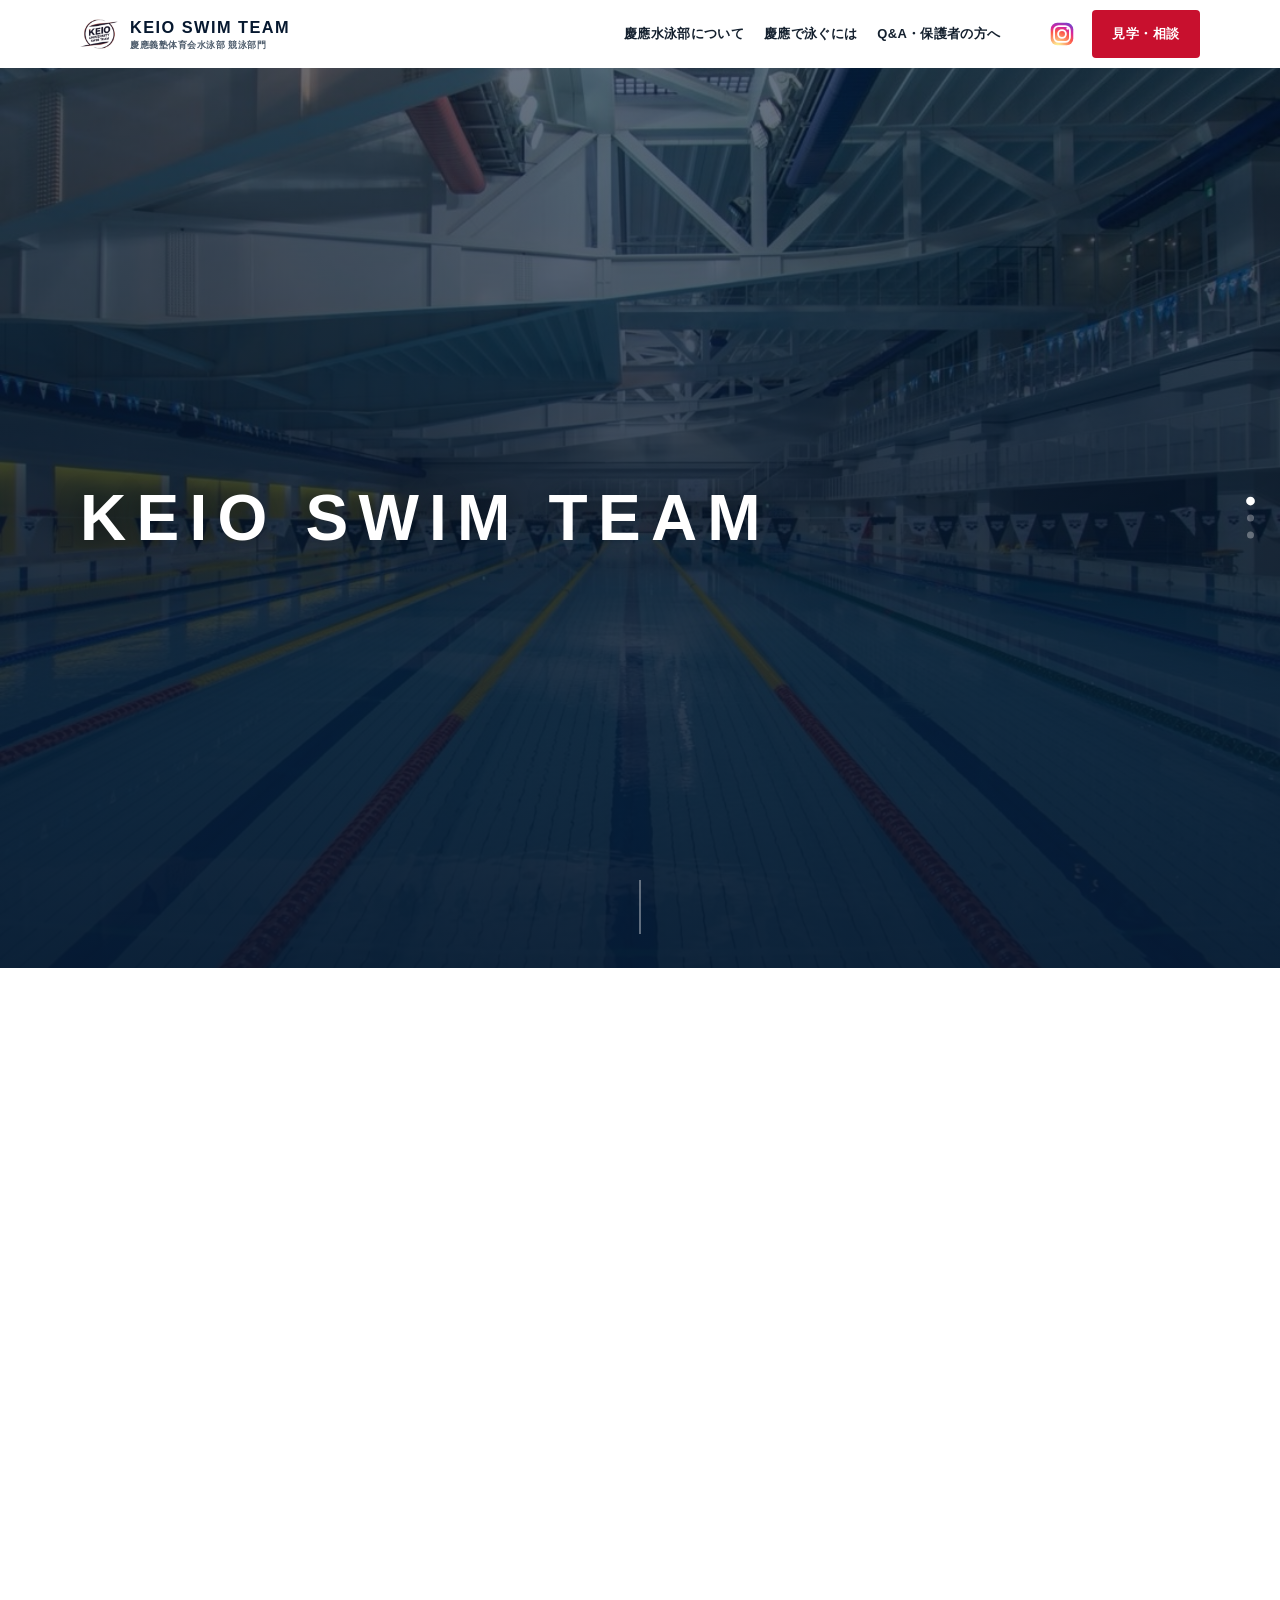
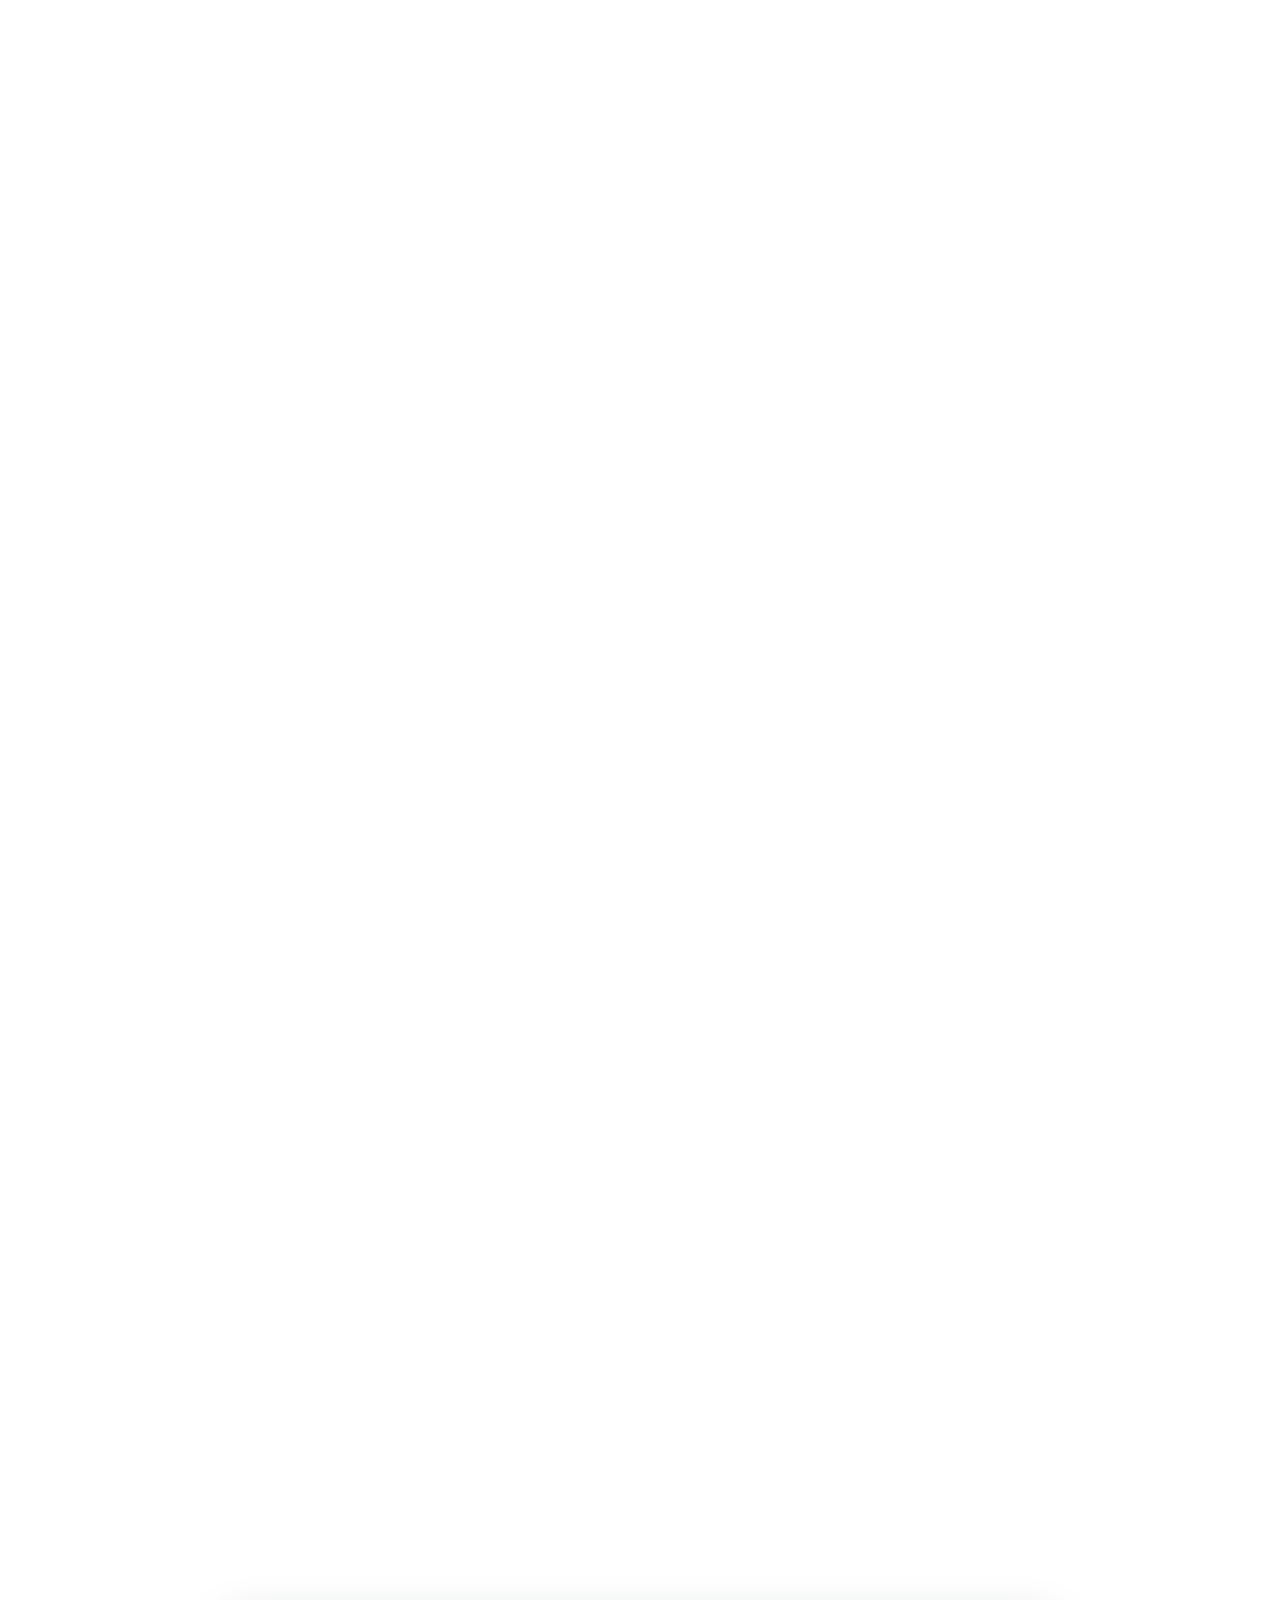
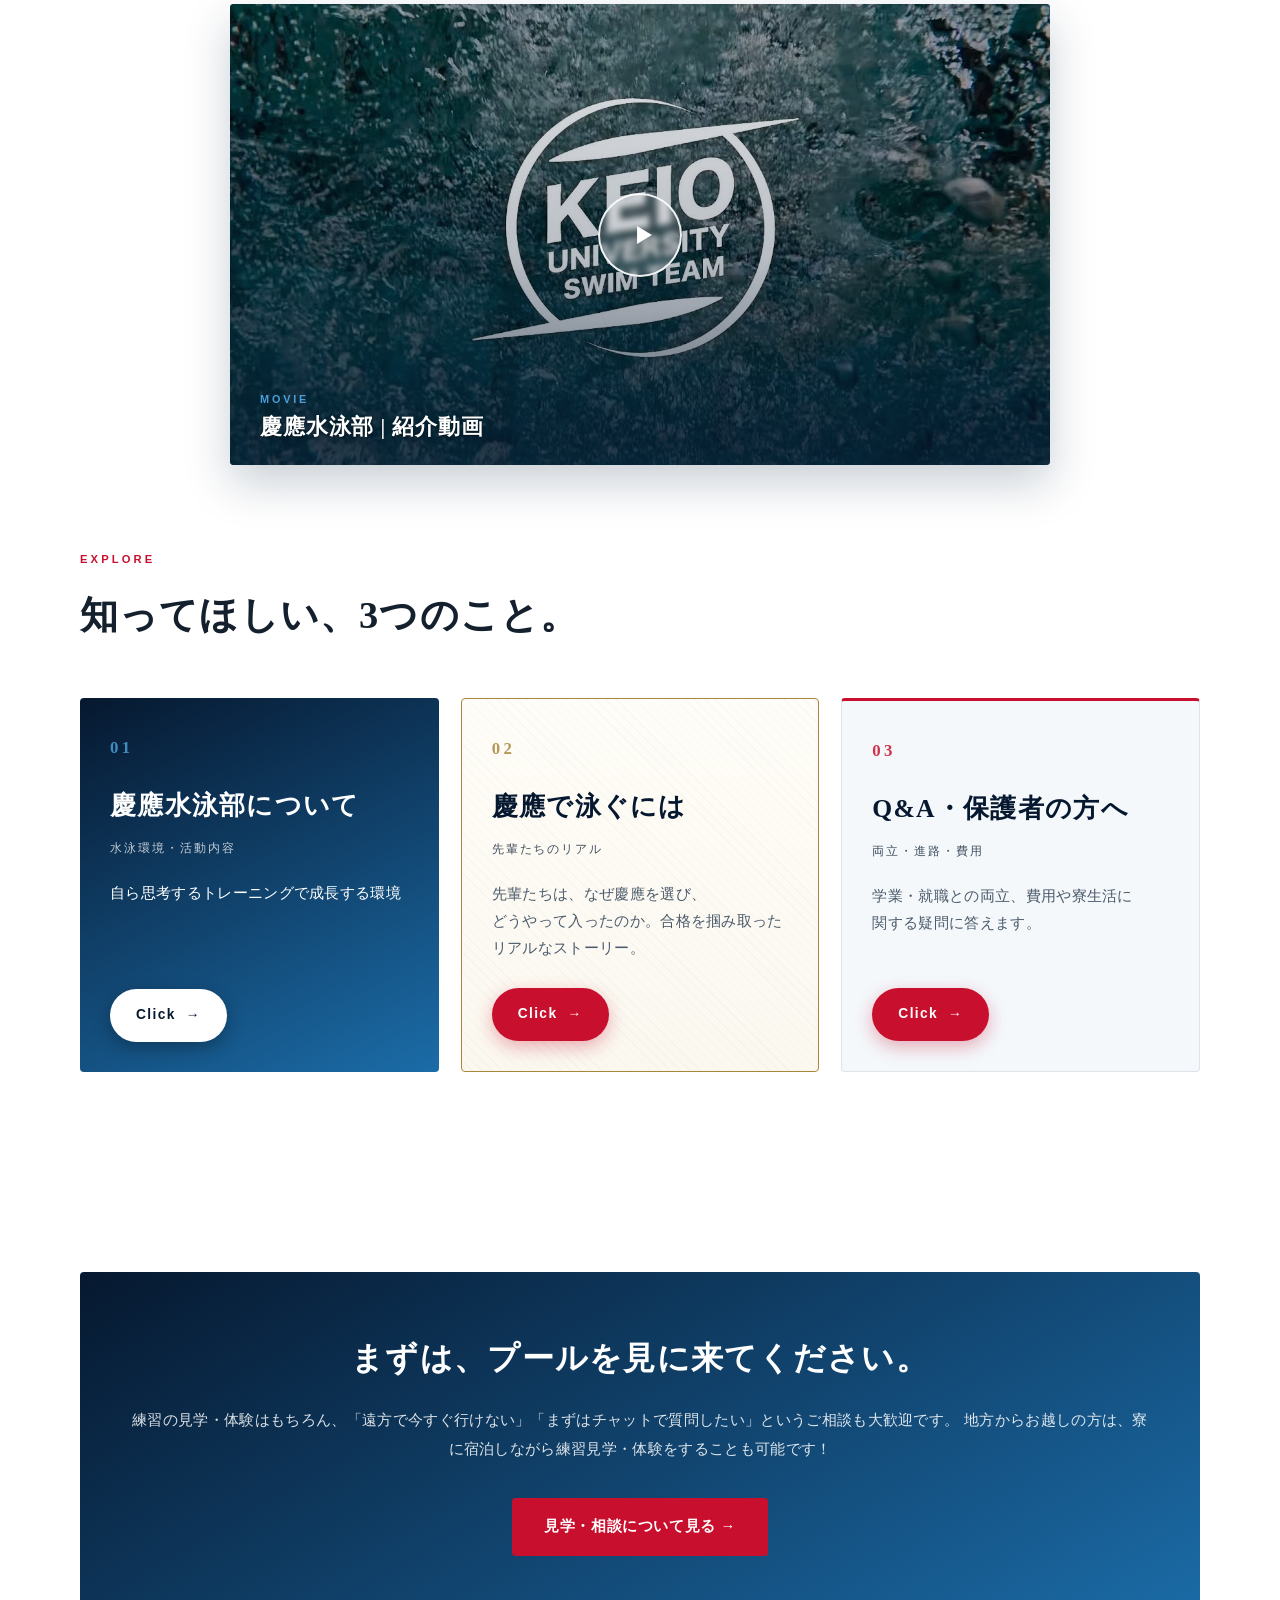
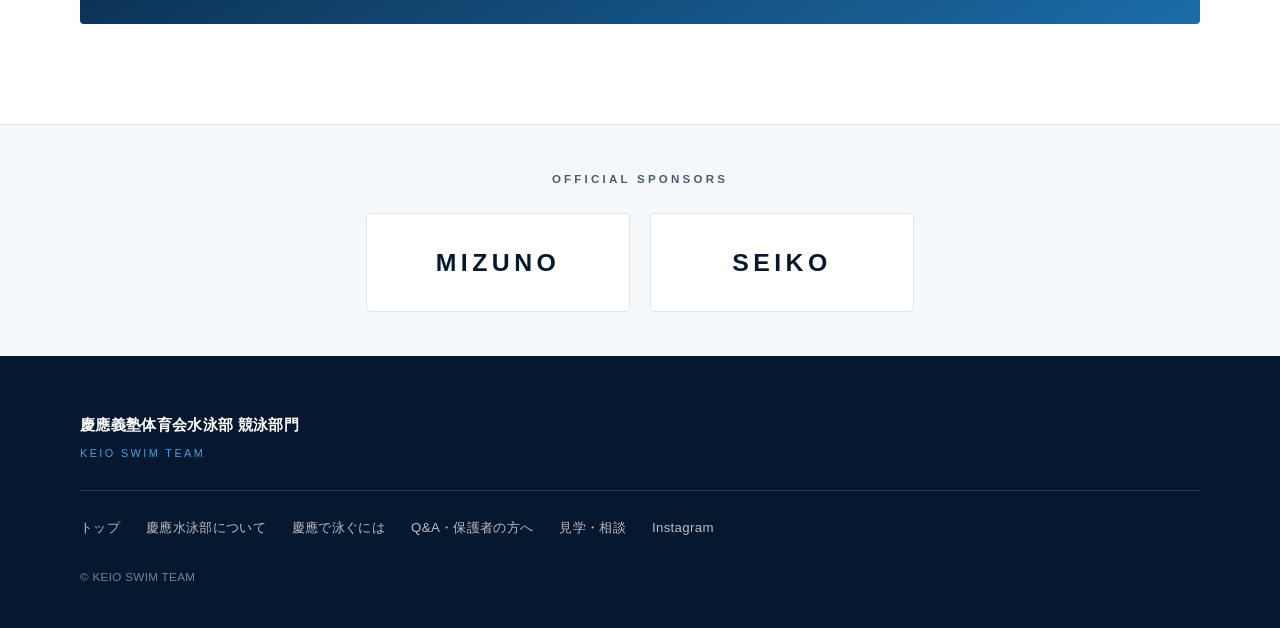
<file: index.html>
<!DOCTYPE html>
<html lang="ja">
<head>
<meta charset="UTF-8">
<meta name="viewport" content="width=device-width, initial-scale=1.0">
<!-- Google tag (gtag.js) -->
<script async src="https://www.googletagmanager.com/gtag/js?id=G-WYEFEDQLSR"></script>
<script>
  window.dataLayer = window.dataLayer || [];
  function gtag(){dataLayer.push(arguments);}
  gtag('js', new Date());

  gtag('config', 'G-WYEFEDQLSR');
</script>
<title>慶應義塾体育会水泳部 競泳部門</title>
<meta name="description" content="慶應義塾体育会水泳部 競泳部門。水泳とキャリア、どちらも一切妥協しない4年間。慶應水泳部の紹介、入試案内と合格体験記、Q&Aと保護者の方へのご案内。">
<link rel="stylesheet" href="css/style.css?v=73">
</head>
<body id="top">

<header class="site-header">
  <div class="container nav-inner">
    <a href="index.html" class="brand">
      <img class="brand-logo" src="images/logo/emblem.png" width="240" height="192"
           alt="慶應義塾体育会水泳部 競泳部門">
      <span class="brand-text">
        <span class="brand-en">KEIO SWIM TEAM</span>
        <span class="brand-main">慶應義塾体育会水泳部 競泳部門</span>
      </span>
    </a>

    <nav class="nav" id="site-nav">
      <a href="team.html">慶應水泳部について</a>
      <a href="voices.html">慶應で泳ぐには</a>
      <a href="faq.html">Q&amp;A・保護者の方へ</a>
    </nav>

    <div class="nav-actions">
      <a class="nav-ig" href="https://www.instagram.com/keioswim" target="_blank" rel="noopener noreferrer" aria-label="公式Instagram（別タブで開きます）"><svg viewBox="0 0 24 24" aria-hidden="true" focusable="false"><defs><radialGradient id="igGrad" cx="30%" cy="107%" r="150%"><stop offset="0%" stop-color="#fdf497"/><stop offset="5%" stop-color="#fdf497"/><stop offset="45%" stop-color="#fd5949"/><stop offset="60%" stop-color="#d6249f"/><stop offset="90%" stop-color="#285AEB"/></radialGradient></defs><rect x="1.6" y="1.6" width="20.8" height="20.8" rx="6" fill="url(#igGrad)"/><rect x="4.7" y="4.7" width="14.6" height="14.6" rx="4.3" fill="none" stroke="#fff" stroke-width="1.7"/><circle cx="12" cy="12" r="3.6" fill="none" stroke="#fff" stroke-width="1.7"/><circle cx="17.2" cy="6.9" r="1.15" fill="#fff"/></svg></a>
      <a class="nav-cta" href="contact.html">見学・相談</a>
      <button class="nav-toggle" aria-label="メニューを開く" aria-expanded="false" aria-controls="site-nav">
        <span></span><span></span><span></span>
      </button>
    </div>
  </div>
</header>

<!-- ===== ファーストビュー（スクロール固定演出） ===== -->
<section class="hs" id="heroSticky">
  <!-- トラックの高さがそのままスクロール量になる（3スライド分） -->
  <div class="hs-track">
    <div class="hs-stage">

      <!-- スライド1 -->
      <div class="hs-slide is-active" data-step="1">
        <!-- TODO: 背景画像に差し替え（慶應ジャージのバックショット） -->
        <div class="hs-bg hs-bg-1" aria-hidden="true"></div>
        <div class="hs-inner container">
          <p class="hs-en">KEIO SWIM TEAM</p>
        </div>
      </div>

      <!-- スライド2 -->
      <div class="hs-slide" data-step="2">
        <!-- TODO: 背景画像に差し替え（水泳部の集合写真） -->
        <div class="hs-bg hs-bg-2" aria-hidden="true"></div>
        <div class="hs-inner container">
          <h2 class="hs-copy">慶應で<wbr>挑む、<br>本気の<wbr>大学水泳。</h2>
          <p class="hs-body">
            日吉キャンパス内の<wbr>恵まれた<wbr>環境で、<wbr>学生自らが<wbr>思考し成長する。<wbr>
            圧倒的な<wbr>熱量と<wbr>貪欲さで<wbr>インカレ勝利を<wbr>目指す、<wbr>慶應の<wbr>大学水泳。
          </p>
        </div>
      </div>

      <!-- スライド3 -->
      <div class="hs-slide hs-slide-wide" data-step="3">
        <!-- TODO: 背景画像に差し替え（スーツ姿・歓喜の瞬間など将来を象徴する写真） -->
        <div class="hs-bg hs-bg-3" aria-hidden="true"></div>
        <div class="hs-inner container">
          <h2 class="hs-copy hs-copy-sm">慶應で<wbr>泳ぎ切ると<wbr>いう経験が、<br>生涯の<wbr>武器に<wbr>なる。</h2>
          <p class="hs-body">
            自ら思考し成長する<wbr>環境と、<wbr>体育会慶應の<wbr>強い絆。<br>
            慶應水泳部で<wbr>極限まで<wbr>挑んだ<wbr>経験は、<wbr>卒業後も<wbr>社会の<wbr>最前線で<wbr>たたかう<wbr>一生の<wbr>武器に<wbr>なります。
          </p>

          <div class="future">
            <div class="fc-grid">
            <div class="fc-card">
              <span class="fc-no" aria-hidden="true">01</span>
              <h4 class="fc-title">世界・日本の最前線でビジネスを動かす</h4>
              <ul class="fc-list"><li>三菱商事</li><li>伊藤忠商事</li><li>ゴールドマン・サックス</li><li>PwC</li><li>アクセンチュア</li><li>キーエンス</li><li>トヨタ自動車</li><li>アンダーソン・毛利・友常法律事務所</li><li>セイコーグループ</li><li>大和ハウス工業</li></ul>
            </div>
            <div class="fc-card">
              <span class="fc-no" aria-hidden="true">02</span>
              <h4 class="fc-title">最先端のIT・メディア・カルチャーをつくる</h4>
              <ul class="fc-list"><li>Amazon（AWS）</li><li>楽天</li><li>サイバーエージェント</li><li>電通</li><li>NHK</li><li>ソニー</li><li>オリエンタルランド</li></ul>
            </div>
            <div class="fc-card">
              <span class="fc-no" aria-hidden="true">03</span>
              <h4 class="fc-title">社会のインフラ・安心な暮らしを支える</h4>
              <ul class="fc-list"><li>東京海上日動</li><li>三菱UFJ銀行</li><li>JR東海</li><li>日本航空（JAL）</li><li>森ビル</li><li>サントリー</li><li>中外製薬</li></ul>
            </div>
            <div class="fc-card">
              <span class="fc-no" aria-hidden="true">04</span>
              <h4 class="fc-title">研究・医療・法曹・官公庁・国際機関へ挑む</h4>
              <ul class="fc-list"><li>マサチューセッツ工科大学（MIT）</li><li>慶應義塾大学病院</li><li>ユニセフ</li><li>県議会議員</li><li>法務省（検察庁）</li><li>JICA（国際協力機構）</li><li>参議院議員秘書</li><li>警視庁</li></ul>
            </div>
            </div>
            <a class="fu-more" href="faq.html#career">勤務先の一覧を見る →</a>
          </div>
        </div>
      </div>

      <span class="hs-scroll" aria-hidden="true"><span></span></span>
      <div class="hs-dots" aria-hidden="true">
        <span class="is-on"></span><span></span><span></span>
      </div>
    </div>
  </div>
</section>

<!-- ===== 動画 ===== -->
<section class="movie">
  <div class="container container-narrow">
    <div class="video-frame reveal">
      <button class="vplayer" type="button"
              data-video="gWCpo2f1ZX8"
              aria-label="紹介動画「慶應水泳部 | 紹介動画」を再生する">
        <img class="vp-thumb" src="images/video/intro-thumb.jpg" width="1280" height="720"
             alt="" loading="lazy" decoding="async">
        <span class="vp-shade" aria-hidden="true"></span>
        <span class="vp-play" aria-hidden="true">
          <svg viewBox="0 0 24 24" focusable="false"><path d="M8.5 5.6v12.8L19 12z"></path></svg>
        </span>
        <span class="vp-meta">
          <span class="vp-eyebrow">MOVIE</span>
          <span class="vp-title">慶應水泳部 | 紹介動画</span>
        </span>
      </button>
    </div>
  </div>
</section>

<!-- ===== 3つの入り口 ===== -->
<section class="pillars">
  <div class="container">
    <div class="section-head reveal">
      <p class="section-eyebrow">EXPLORE</p>
      <h2 class="section-title">知って<wbr>ほしい、<wbr>3つの<wbr>こと。</h2>
    </div>

    <div class="pillar-grid">
      <a class="pillar pillar-a reveal" href="team.html">
        <span class="pillar-no" aria-hidden="true">01</span>
        <h3 class="pillar-title">慶應水泳部に<wbr>ついて</h3>
        <p class="pillar-sub">水泳環境・<wbr>活動内容</p>
        <p class="pillar-catch">自ら思考する<wbr>トレーニングで<wbr>成長する環境</p>
        <span class="pillar-btn">Click <span class="pb-arrow" aria-hidden="true">→</span></span>
      </a>

      <a class="pillar pillar-b reveal" href="voices.html">
        <span class="pillar-no" aria-hidden="true">02</span>
        <h3 class="pillar-title">慶應で<wbr>泳ぐには</h3>
        <p class="pillar-sub">先輩たちの<wbr>リアル</p>
        <p class="pillar-catch">先輩たちは、<wbr>なぜ慶應を<wbr>選び、<wbr>どうやって<wbr>入ったのか。<wbr>合格を<wbr>掴み取った<wbr>リアルな<wbr>ストーリー。</p>
        <span class="pillar-btn">Click <span class="pb-arrow" aria-hidden="true">→</span></span>
      </a>

      <a class="pillar pillar-c reveal" href="faq.html">
        <span class="pillar-no" aria-hidden="true">03</span>
        <h3 class="pillar-title">Q&amp;A・保護者の方へ</h3>
        <p class="pillar-sub">両立・進路・費用</p>
        <p class="pillar-catch">学業・就職との<wbr>両立、<wbr>費用や<wbr>寮生活に<wbr>関する<wbr>疑問に<wbr>答えます。</p>
        <span class="pillar-btn">Click <span class="pb-arrow" aria-hidden="true">→</span></span>
      </a>
    </div>
  </div>
</section>

<!-- ===== 見学・相談への導線 ===== -->
<section class="section">
  <div class="container">
    <div class="contact-box reveal">
      <h3>まずは、<wbr>プールを<wbr>見に来てください。</h3>
      <p>
        練習の見学・体験はもちろん、「遠方で今すぐ行けない」「まずはチャットで質問したい」というご相談も大歓迎です。
        地方からお越しの方は、寮に宿泊しながら練習見学・体験をすることも可能です！
      </p>
      <div class="contact-actions">
        <a href="contact.html" class="btn btn-primary">見学・相談について見る <span aria-hidden="true">→</span></a>
      </div>
    </div>
  </div>
</section>

<!-- ===== スポンサー ===== -->
<section class="sponsors">
  <div class="container">
    <p class="sponsors-label">OFFICIAL SPONSORS</p>
    <ul class="sponsor-row">
      <li class="sponsor-banner">
        <a href="https://www.mizuno.jp/" target="_blank" rel="noopener noreferrer" aria-label="ミズノ（別タブで開きます）">
          <span class="sb-name">MIZUNO</span>
        </a>
      </li>
      <li class="sponsor-banner">
        <a href="https://www.seiko.co.jp/" target="_blank" rel="noopener noreferrer" aria-label="セイコー（別タブで開きます）">
          <span class="sb-name">SEIKO</span>
        </a>
      </li>
    </ul>
  </div>
</section>

<footer class="site-footer">
  <div class="container footer-inner">
    <div class="footer-brand">
      <p class="footer-name">慶應義塾体育会水泳部 競泳部門</p>
      <p class="footer-jp">KEIO SWIM TEAM</p>
    </div>
    <nav class="footer-nav">
      <a href="index.html" class="is-current">トップ</a>
      <a href="team.html">慶應水泳部について</a>
      <a href="voices.html">慶應で泳ぐには</a>
      <a href="faq.html">Q&amp;A・保護者の方へ</a>
      <a href="contact.html">見学・相談</a>
      <a href="https://www.instagram.com/keioswim" target="_blank" rel="noopener noreferrer">Instagram</a>
    </nav>
    <p class="copyright">&copy; KEIO SWIM TEAM</p>
  </div>
</footer>

<script src="js/main.js?v=4"></script>
</body>
</html>
</file>
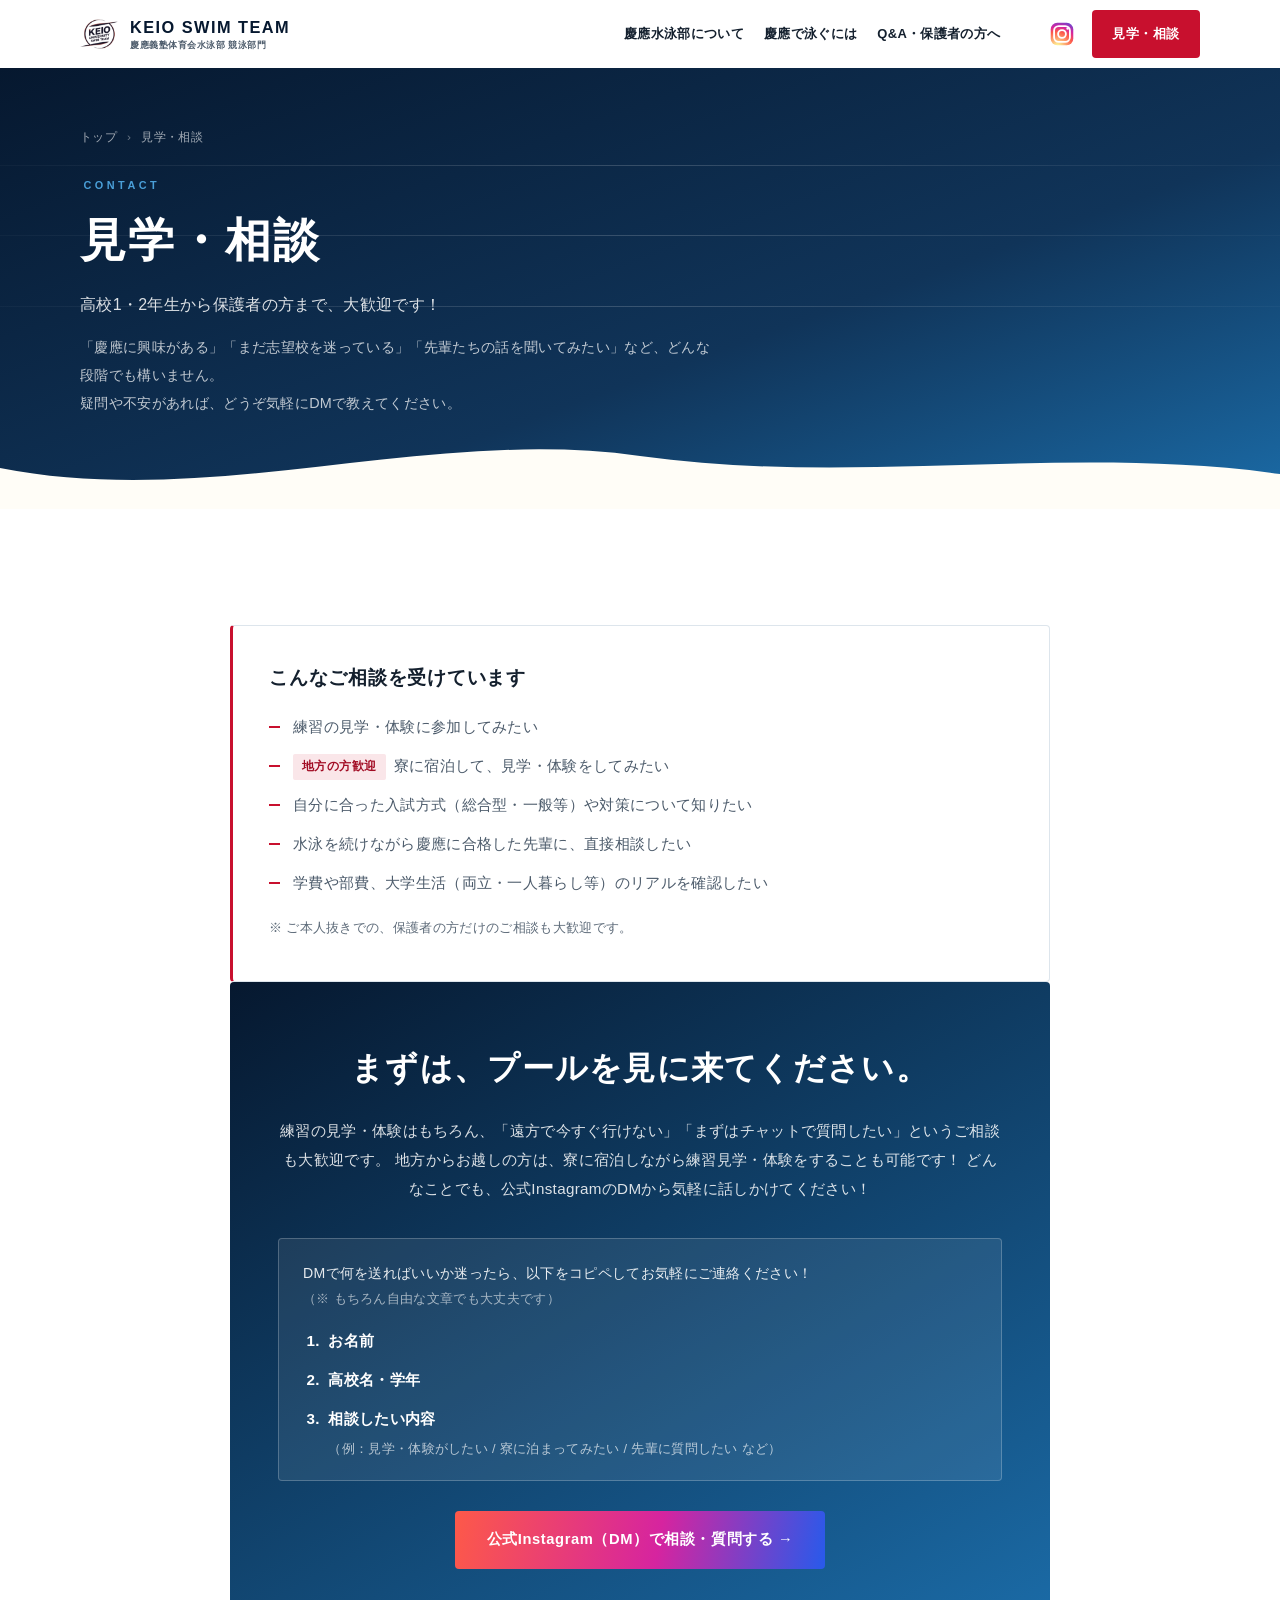
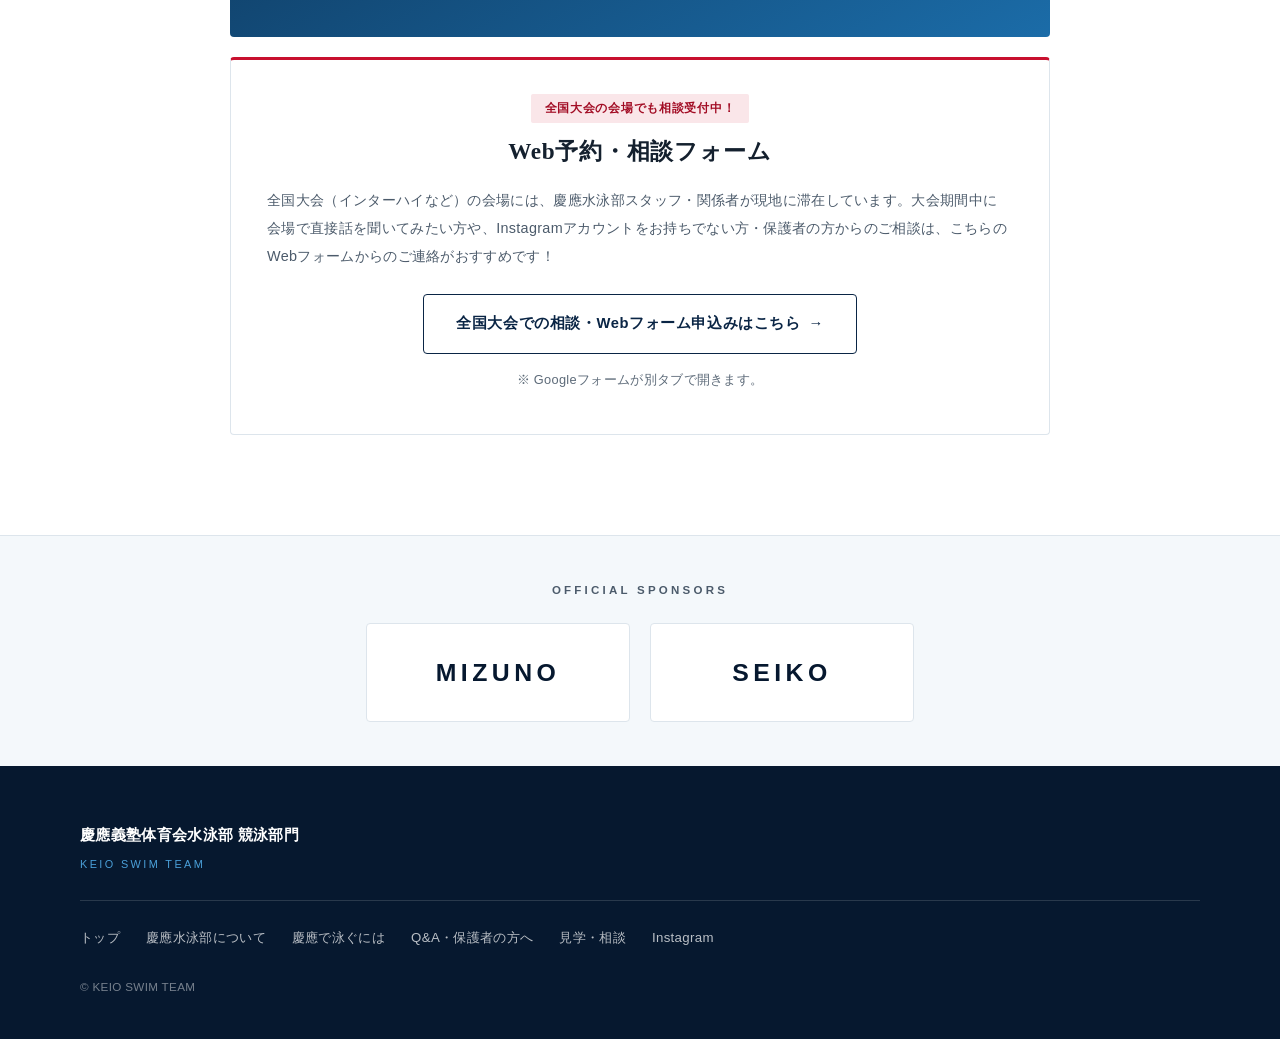
<file: contact.html>
<!DOCTYPE html>
<html lang="ja">
<head>
<meta charset="UTF-8">
<meta name="viewport" content="width=device-width, initial-scale=1.0">
<!-- Google tag (gtag.js) -->
<script async src="https://www.googletagmanager.com/gtag/js?id=G-WYEFEDQLSR"></script>
<script>
  window.dataLayer = window.dataLayer || [];
  function gtag(){dataLayer.push(arguments);}
  gtag('js', new Date());

  gtag('config', 'G-WYEFEDQLSR');
</script>
<title>見学・相談｜慶應義塾体育会水泳部 競泳部門</title>
<meta name="description" content="慶應義塾体育会水泳部 競泳部門への練習見学・体験、進路や費用のご相談を受け付けています。学年は問いません。">
<link rel="stylesheet" href="css/style.css?v=73">
</head>
<body id="top">

<header class="site-header">
  <div class="container nav-inner">
    <a href="index.html" class="brand">
      <img class="brand-logo" src="images/logo/emblem.png" width="240" height="192"
           alt="慶應義塾体育会水泳部 競泳部門">
      <span class="brand-text">
        <span class="brand-en">KEIO SWIM TEAM</span>
        <span class="brand-main">慶應義塾体育会水泳部 競泳部門</span>
      </span>
    </a>

    <nav class="nav" id="site-nav">
      <a href="team.html">慶應水泳部について</a>
      <a href="voices.html">慶應で泳ぐには</a>
      <a href="faq.html">Q&amp;A・保護者の方へ</a>
    </nav>

    <div class="nav-actions">
      <a class="nav-ig" href="https://www.instagram.com/keioswim" target="_blank" rel="noopener noreferrer" aria-label="公式Instagram（別タブで開きます）"><svg viewBox="0 0 24 24" aria-hidden="true" focusable="false"><defs><radialGradient id="igGrad" cx="30%" cy="107%" r="150%"><stop offset="0%" stop-color="#fdf497"/><stop offset="5%" stop-color="#fdf497"/><stop offset="45%" stop-color="#fd5949"/><stop offset="60%" stop-color="#d6249f"/><stop offset="90%" stop-color="#285AEB"/></radialGradient></defs><rect x="1.6" y="1.6" width="20.8" height="20.8" rx="6" fill="url(#igGrad)"/><rect x="4.7" y="4.7" width="14.6" height="14.6" rx="4.3" fill="none" stroke="#fff" stroke-width="1.7"/><circle cx="12" cy="12" r="3.6" fill="none" stroke="#fff" stroke-width="1.7"/><circle cx="17.2" cy="6.9" r="1.15" fill="#fff"/></svg></a>
      <a class="nav-cta" href="contact.html">見学・相談</a>
      <button class="nav-toggle" aria-label="メニューを開く" aria-expanded="false" aria-controls="site-nav">
        <span></span><span></span><span></span>
      </button>
    </div>
  </div>
</header>

<section class="page-head">
  <div class="hero-bg" aria-hidden="true">
    <span class="lane"></span><span class="lane"></span><span class="lane"></span>
  </div>
  <div class="container page-head-inner">
    <nav class="crumb" aria-label="現在地">
      <a href="index.html">トップ</a><span aria-hidden="true">›</span><span>見学・相談</span>
    </nav>
    <p class="pg-eyebrow">CONTACT</p>
    <h1 class="pg-title">見学・相談</h1>
    <p class="pg-lead">高校1・<wbr>2年生から<wbr>保護者の<wbr>方まで、<wbr>大歓迎です！</p>
    <p class="pg-note">「慶應に<wbr>興味が<wbr>ある」<wbr>「まだ<wbr>志望校を<wbr>迷っている」<wbr>「先輩たちの<wbr>話を聞いてみたい」など、<wbr>どんな<wbr>段階でも<wbr>構いません。<br>疑問や<wbr>不安が<wbr>あれば、<wbr>どうぞ気軽に<wbr>DMで<wbr>教えてください。</p>
  </div>
  <div class="hero-wave" aria-hidden="true">
    <svg viewBox="0 0 1440 120" preserveAspectRatio="none"><path d="M0,64 C240,120 480,8 720,48 C960,88 1200,32 1440,72 L1440,120 L0,120 Z"></path></svg>
  </div>
</section>

<section id="join" class="section">
  <div class="container container-narrow">

    <div class="contact-guide reveal">
      <h2 class="cg-title">こんな<wbr>ご相談を<wbr>受けています</h2>
      <ul class="cg-list">
        <li>練習の見学・体験に参加してみたい</li>
        <li><span class="cg-tag">地方の方歓迎</span>寮に宿泊して、見学・体験をしてみたい</li>
        <li>自分に合った入試方式（総合型・一般等）や対策について知りたい</li>
        <li>水泳を続けながら慶應に合格した先輩に、直接相談したい</li>
        <li>学費や部費、大学生活（両立・一人暮らし等）のリアルを確認したい</li>
      </ul>
      <p class="note">※ ご本人抜きでの、保護者の方だけのご相談も大歓迎です。</p>
    </div>

    <div class="contact-box reveal">
      <h2>まずは、<wbr>プールを<wbr>見に来てください。</h2>
      <p>
        練習の見学・体験はもちろん、「遠方で今すぐ行けない」「まずはチャットで質問したい」というご相談も大歓迎です。
        地方からお越しの方は、寮に宿泊しながら練習見学・体験をすることも可能です！
        どんなことでも、公式InstagramのDMから気軽に話しかけてください！
      </p>

      <div class="dm-format">
        <p class="dm-intro">DMで何を送ればいいか迷ったら、以下をコピペしてお気軽にご連絡ください！<br>
          <span class="dm-sub">（※ もちろん自由な文章でも大丈夫です）</span></p>
        <ol class="dm-list">
          <li>お名前</li>
          <li>高校名・学年</li>
          <li>相談したい内容<span class="dm-eg">（例：見学・体験がしたい / 寮に泊まってみたい / 先輩に質問したい など）</span></li>
        </ol>
      </div>

      <div class="contact-actions">
        <a href="https://www.instagram.com/keioswim" class="btn btn-primary btn-ig"
           target="_blank" rel="noopener noreferrer">
          公式Instagram（DM）で相談・質問する <span aria-hidden="true">→</span>
        </a>
      </div>
    </div>

    <div class="form-box reveal">
      <h2 class="fb-title"><span class="fb-badge">全国大会の<wbr>会場でも<wbr>相談受付中！</span>Web予約・相談フォーム</h2>
      <p class="fb-text">
        全国大会（インターハイなど）の<wbr>会場には、<wbr>慶應水泳部スタッフ・<wbr>関係者が<wbr>現地に<wbr>滞在しています。<wbr>
        大会期間中に<wbr>会場で<wbr>直接話を<wbr>聞いてみたい<wbr>方や、<wbr>Instagramアカウントを<wbr>お持ちでない方・保護者の<wbr>方からの<wbr>ご相談は、<wbr>
        こちらの<wbr>Webフォームからの<wbr>ご連絡が<wbr>おすすめです！
      </p>
      <a href="https://forms.gle/NjhpVA6ZuZmr41S46" class="btn btn-outline btn-form"
         target="_blank" rel="noopener noreferrer">
        全国大会での相談・Webフォーム申込みはこちら <span aria-hidden="true">→</span>
      </a>
      <p class="note center">※ Googleフォームが別タブで開きます。</p>
    </div>
  </div>
</section>

<!-- ===== スポンサー ===== -->
<section class="sponsors">
  <div class="container">
    <p class="sponsors-label">OFFICIAL SPONSORS</p>
    <ul class="sponsor-row">
      <li class="sponsor-banner">
        <a href="https://www.mizuno.jp/" target="_blank" rel="noopener noreferrer" aria-label="ミズノ（別タブで開きます）">
          <span class="sb-name">MIZUNO</span>
        </a>
      </li>
      <li class="sponsor-banner">
        <a href="https://www.seiko.co.jp/" target="_blank" rel="noopener noreferrer" aria-label="セイコー（別タブで開きます）">
          <span class="sb-name">SEIKO</span>
        </a>
      </li>
    </ul>
  </div>
</section>

<footer class="site-footer">
  <div class="container footer-inner">
    <div class="footer-brand">
      <p class="footer-name">慶應義塾体育会水泳部 競泳部門</p>
      <p class="footer-jp">KEIO SWIM TEAM</p>
    </div>
    <nav class="footer-nav">
      <a href="index.html">トップ</a>
      <a href="team.html">慶應水泳部について</a>
      <a href="voices.html">慶應で泳ぐには</a>
      <a href="faq.html">Q&amp;A・保護者の方へ</a>
      <a href="contact.html" class="is-current">見学・相談</a>
      <a href="https://www.instagram.com/keioswim" target="_blank" rel="noopener noreferrer">Instagram</a>
    </nav>
    <p class="copyright">&copy; KEIO SWIM TEAM</p>
  </div>
</footer>

<script src="js/main.js?v=4"></script>
</body>
</html>
</file>
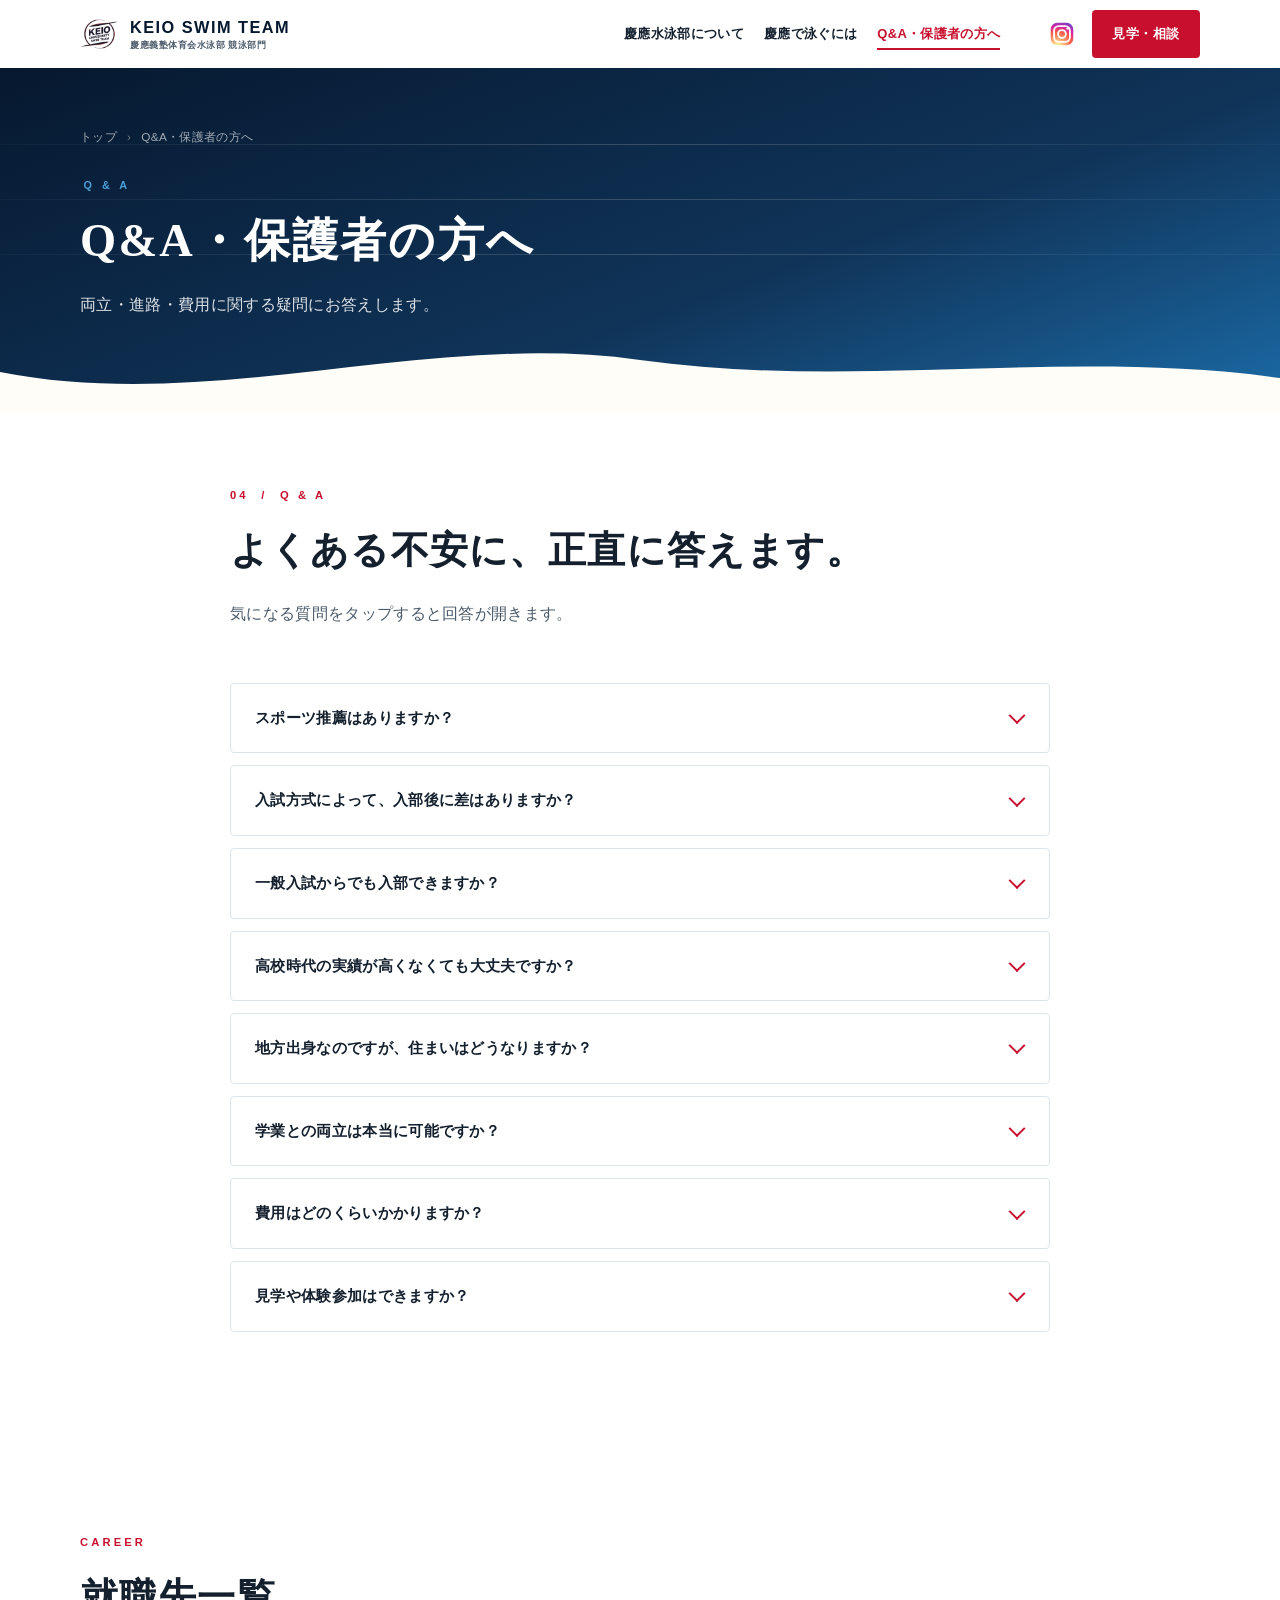
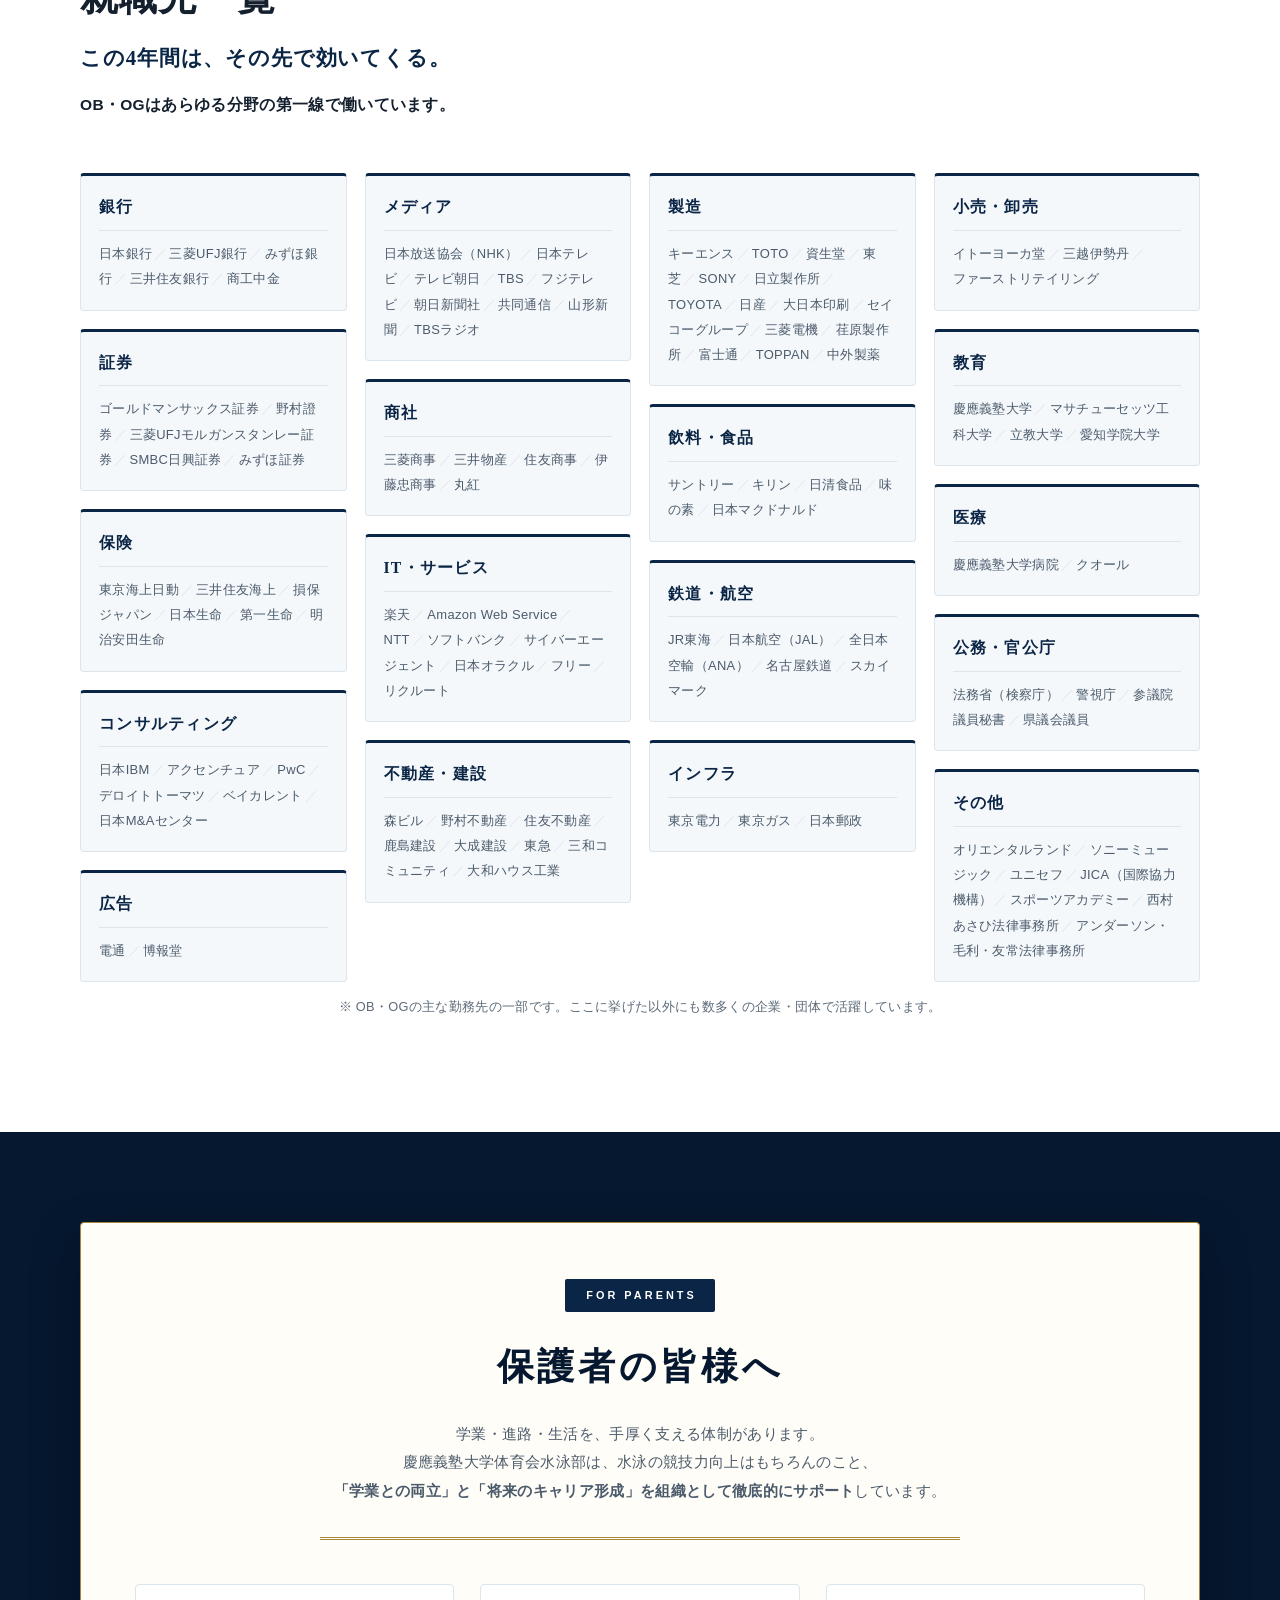
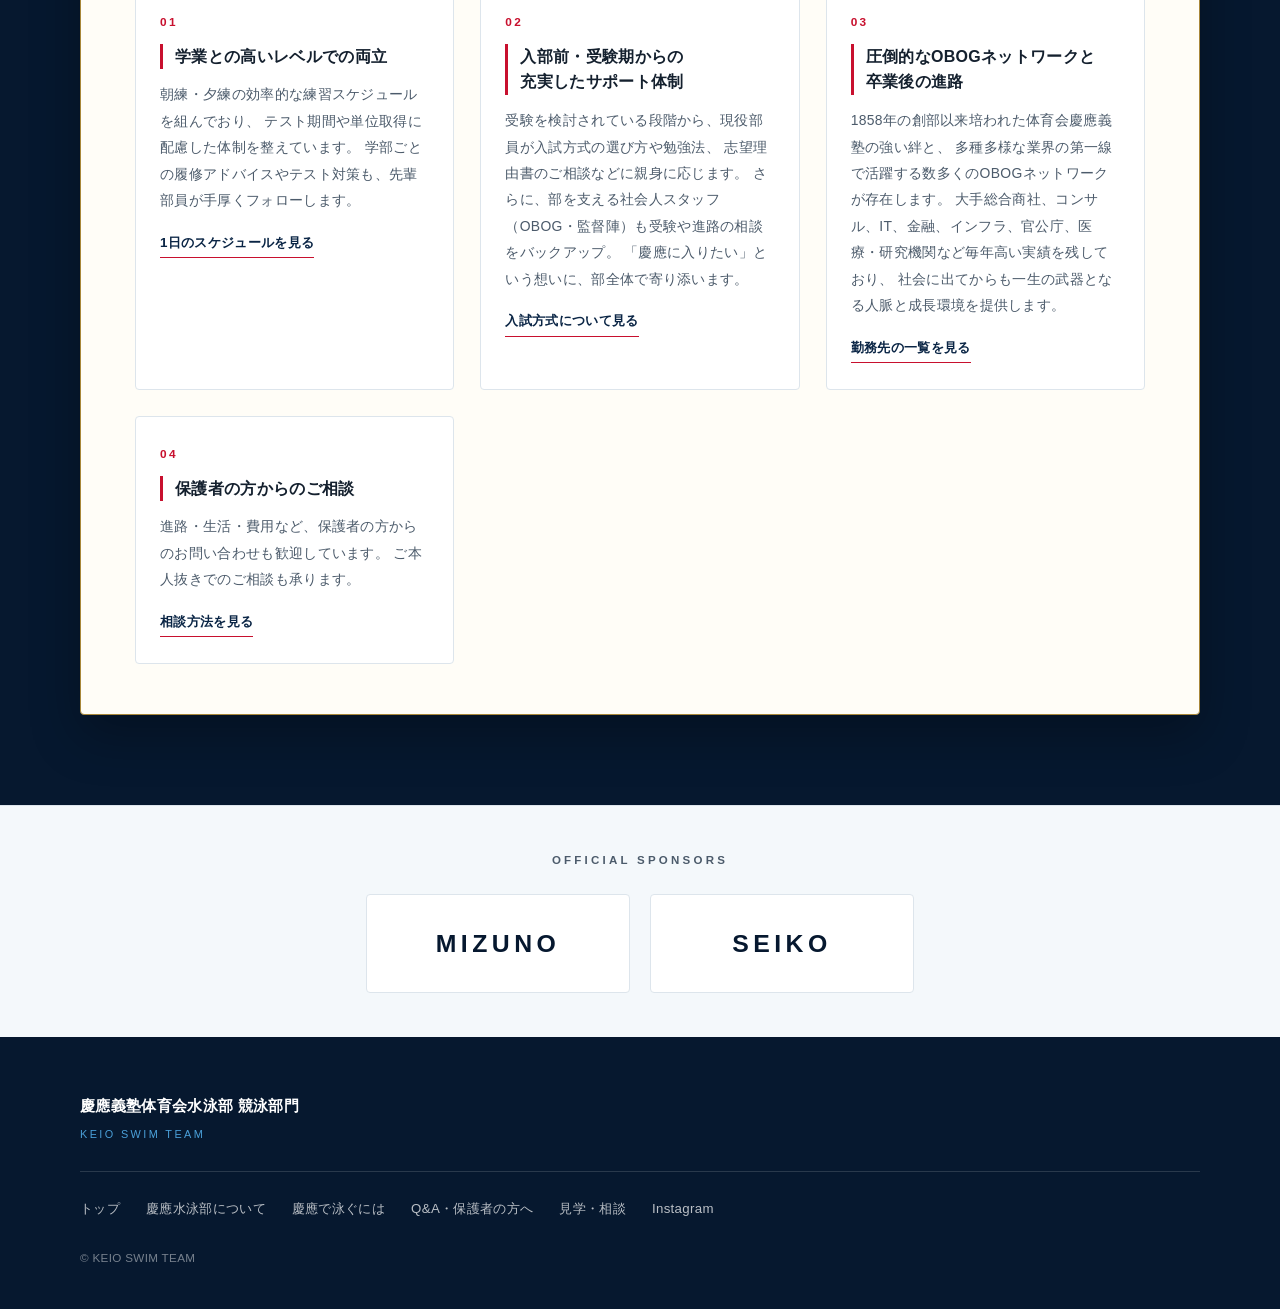
<file: faq.html>
<!DOCTYPE html>
<html lang="ja">
<head>
<meta charset="UTF-8">
<meta name="viewport" content="width=device-width, initial-scale=1.0">
<!-- Google tag (gtag.js) -->
<script async src="https://www.googletagmanager.com/gtag/js?id=G-WYEFEDQLSR"></script>
<script>
  window.dataLayer = window.dataLayer || [];
  function gtag(){dataLayer.push(arguments);}
  gtag('js', new Date());

  gtag('config', 'G-WYEFEDQLSR');
</script>
<title>Q&amp;A・保護者の方へ｜慶應義塾体育会水泳部 競泳部門</title>
<meta name="description" content="学業との両立、費用、寮生活などのよくある不安にお答えします。OB・OGの勤務先と、保護者の方へのご案内も掲載しています。">
<link rel="stylesheet" href="css/style.css?v=73">
</head>
<body id="top">

<header class="site-header">
  <div class="container nav-inner">
    <a href="index.html" class="brand">
      <img class="brand-logo" src="images/logo/emblem.png" width="240" height="192"
           alt="慶應義塾体育会水泳部 競泳部門">
      <span class="brand-text">
        <span class="brand-en">KEIO SWIM TEAM</span>
        <span class="brand-main">慶應義塾体育会水泳部 競泳部門</span>
      </span>
    </a>

    <nav class="nav" id="site-nav">
      <a href="team.html">慶應水泳部について</a>
      <a href="voices.html">慶應で泳ぐには</a>
      <a href="faq.html" class="is-current">Q&amp;A・保護者の方へ</a>
    </nav>

    <div class="nav-actions">
      <a class="nav-ig" href="https://www.instagram.com/keioswim" target="_blank" rel="noopener noreferrer" aria-label="公式Instagram（別タブで開きます）"><svg viewBox="0 0 24 24" aria-hidden="true" focusable="false"><defs><radialGradient id="igGrad" cx="30%" cy="107%" r="150%"><stop offset="0%" stop-color="#fdf497"/><stop offset="5%" stop-color="#fdf497"/><stop offset="45%" stop-color="#fd5949"/><stop offset="60%" stop-color="#d6249f"/><stop offset="90%" stop-color="#285AEB"/></radialGradient></defs><rect x="1.6" y="1.6" width="20.8" height="20.8" rx="6" fill="url(#igGrad)"/><rect x="4.7" y="4.7" width="14.6" height="14.6" rx="4.3" fill="none" stroke="#fff" stroke-width="1.7"/><circle cx="12" cy="12" r="3.6" fill="none" stroke="#fff" stroke-width="1.7"/><circle cx="17.2" cy="6.9" r="1.15" fill="#fff"/></svg></a>
      <a class="nav-cta" href="contact.html">見学・相談</a>
      <button class="nav-toggle" aria-label="メニューを開く" aria-expanded="false" aria-controls="site-nav">
        <span></span><span></span><span></span>
      </button>
    </div>
  </div>
</header>

<section class="page-head">
  <div class="hero-bg" aria-hidden="true">
    <span class="lane"></span><span class="lane"></span><span class="lane"></span>
  </div>
  <div class="container page-head-inner">
    <nav class="crumb" aria-label="現在地">
      <a href="index.html">トップ</a><span aria-hidden="true">›</span><span>Q&amp;A・保護者の方へ</span>
    </nav>
    <p class="pg-eyebrow">Q &amp; A</p>
    <h1 class="pg-title">Q&amp;A・保護者の方へ</h1>
    <p class="pg-lead">両立・進路・<wbr>費用に<wbr>関する<wbr>疑問に<wbr>お答えします。</p>
  </div>
  <div class="hero-wave" aria-hidden="true">
    <svg viewBox="0 0 1440 120" preserveAspectRatio="none"><path d="M0,64 C240,120 480,8 720,48 C960,88 1200,32 1440,72 L1440,120 L0,120 Z"></path></svg>
  </div>
</section>

<!-- ===== 4. よくある不安 Q&A ===== -->
<section id="faq" class="section">
  <div class="container container-narrow">
    <div class="section-head reveal">
      <p class="section-eyebrow">04 &nbsp;/&nbsp; Q &amp; A</p>
      <h2 class="section-title">よくある<wbr>不安に、<wbr>正直に<wbr>答えます。</h2>
      <p class="section-lead">気になる<wbr>質問を<wbr>タップすると<wbr>回答が<wbr>開きます。</p>
    </div>

    <div class="faq">
      <details class="reveal">
        <summary>スポーツ推薦は<wbr>ありますか？</summary>
        <p>慶應義塾大学に、スポーツ推薦による入学制度はありません。競泳部門の部員も、一般入試・FIT入試・AO入試など、ほかの受験生と同じ入試を経て入学しています。競技実績が入学を保証することはないため、学業の準備は欠かせません。入試制度の詳細は必ず大学公式の募集要項をご確認ください。</p>
      </details>
      <details class="reveal">
        <summary>入試方式に<wbr>よって、<wbr>入部後に<wbr>差はありますか？</summary>
        <p>一切ありません。競泳部門には一般入試・FIT入試・AO入試など、さまざまな経路で入学した部員が在籍しています。現役で入った部員も、浪人を経て入った部員もいます。入学経路によって扱いが変わることはありません。</p>
      </details>
      <details class="reveal">
        <summary>一般入試から<wbr>でも入部できますか？</summary>
        <p>できます。むしろ、もっとも多い入学経路です。競技実績を前提としない方式なので、高校での成績にかかわらず挑戦できます。</p>
      </details>
      <details class="reveal">
        <summary>高校時代の<wbr>実績が<wbr>高くなくても<wbr>大丈夫ですか？</summary>
        <p>大丈夫です。入部にあたって参加標準記録のような基準は設けていません。実際に、大学から大きく自己ベストを更新する選手が毎年います。大切なのは「速くなりたい」という意思です。</p>
      </details>
      <details class="reveal">
        <summary>地方出身なのですが、<wbr>住まいは<wbr>どうなりますか？</summary>
        <p>日吉キャンパスおよびプールから至近の場所に<strong>「水泳部専用の合宿所（部寮）」</strong>を完備しています。格安の寮費で生活できるため、地方出身の部員も学業と部活に安心して集中できます。実家暮らし以外の部員の多くが、寮や近隣での一人暮らしを活用しています。詳しくは<a href="team.html#dorm">水泳部寮の紹介</a>をご覧ください。</p>
      </details>
      <details class="reveal">
        <summary>学業との<wbr>両立は<wbr>本当に<wbr>可能ですか？</summary>
        <p>可能です。試験期間や実習に配慮した練習スケジュールが組まれており、学業を優先すべき場面ではコーチ・スタッフと相談のうえ調整できます。むしろ、学業をおろそかにしないことが部の前提になっています。詳しくは<a href="team.html#routine">1日のスケジュール</a>をご覧ください。</p>
      </details>
      <details class="reveal">
        <summary>費用は<wbr>どのくらい<wbr>かかりますか？</summary>
        <p>主にかかるのは<strong>部費</strong>、<strong>インカレなど大会・遠征の費用</strong>、<strong>水着やゴーグルなどの用具費</strong>です。金額の目安は個別にご案内していますので、<a href="contact.html">見学・相談</a>よりお問い合わせください。保護者の方向けのご案内は<a href="#parents">こちら</a>をご覧ください。</p>
      </details>
      <details class="reveal">
        <summary>見学や<wbr>体験参加は<wbr>できますか？</summary>
        <p>歓迎しています。練習見学、練習体験ともに受け付けています。高校1・2年生の方も大歓迎です。<a href="contact.html">見学・相談</a>よりお気軽にご連絡ください。</p>
      </details>
    </div>
  </div>
</section>

<!-- ===== 卒業後の進路 ===== -->
<section id="career" class="section">
  <div class="container">
    <div class="section-head reveal">
      <p class="section-eyebrow">CAREER</p>
      <h2 class="section-title">就職先一覧</h2>
      <p class="section-catch">この4年間は、<wbr>その先で<wbr>効いてくる。</p>
      <p class="section-lead">
        <strong>OB・OGは<wbr>あらゆる<wbr>分野の<wbr>第一線で<wbr>働いています。</strong>
      </p>
    </div>

    <div class="career-grid">
      <div class="career-card reveal">
        <h3 class="cc-cat">銀行</h3>
        <ul class="cc-list"><li>日本銀行</li><li>三菱UFJ銀行</li><li>みずほ銀行</li><li>三井住友銀行</li><li>商工中金</li></ul>
      </div>
      <div class="career-card reveal">
        <h3 class="cc-cat">証券</h3>
        <ul class="cc-list"><li>ゴールドマンサックス証券</li><li>野村證券</li><li>三菱UFJモルガンスタンレー証券</li><li>SMBC日興証券</li><li>みずほ証券</li></ul>
      </div>
      <div class="career-card reveal">
        <h3 class="cc-cat">保険</h3>
        <ul class="cc-list"><li>東京海上日動</li><li>三井住友海上</li><li>損保ジャパン</li><li>日本生命</li><li>第一生命</li><li>明治安田生命</li></ul>
      </div>
      <div class="career-card reveal">
        <h3 class="cc-cat">コンサルティング</h3>
        <ul class="cc-list"><li>日本IBM</li><li>アクセンチュア</li><li>PwC</li><li>デロイトトーマツ</li><li>ベイカレント</li><li>日本M&amp;Aセンター</li></ul>
      </div>
      <div class="career-card reveal">
        <h3 class="cc-cat">広告</h3>
        <ul class="cc-list"><li>電通</li><li>博報堂</li></ul>
      </div>
      <div class="career-card reveal">
        <h3 class="cc-cat">メディア</h3>
        <ul class="cc-list"><li>日本放送協会（NHK）</li><li>日本テレビ</li><li>テレビ朝日</li><li>TBS</li><li>フジテレビ</li><li>朝日新聞社</li><li>共同通信</li><li>山形新聞</li><li>TBSラジオ</li></ul>
      </div>
      <div class="career-card reveal">
        <h3 class="cc-cat">商社</h3>
        <ul class="cc-list"><li>三菱商事</li><li>三井物産</li><li>住友商事</li><li>伊藤忠商事</li><li>丸紅</li></ul>
      </div>
      <div class="career-card reveal">
        <h3 class="cc-cat">IT・サービス</h3>
        <ul class="cc-list"><li>楽天</li><li>Amazon Web Service</li><li>NTT</li><li>ソフトバンク</li><li>サイバーエージェント</li><li>日本オラクル</li><li>フリー</li><li>リクルート</li></ul>
      </div>
      <div class="career-card reveal">
        <h3 class="cc-cat">不動産・建設</h3>
        <ul class="cc-list"><li>森ビル</li><li>野村不動産</li><li>住友不動産</li><li>鹿島建設</li><li>大成建設</li><li>東急</li><li>三和コミュニティ</li><li>大和ハウス工業</li></ul>
      </div>
      <div class="career-card reveal">
        <h3 class="cc-cat">製造</h3>
        <ul class="cc-list"><li>キーエンス</li><li>TOTO</li><li>資生堂</li><li>東芝</li><li>SONY</li><li>日立製作所</li><li>TOYOTA</li><li>日産</li><li>大日本印刷</li><li>セイコーグループ</li><li>三菱電機</li><li>荏原製作所</li><li>富士通</li><li>TOPPAN</li><li>中外製薬</li></ul>
      </div>
      <div class="career-card reveal">
        <h3 class="cc-cat">飲料・食品</h3>
        <ul class="cc-list"><li>サントリー</li><li>キリン</li><li>日清食品</li><li>味の素</li><li>日本マクドナルド</li></ul>
      </div>
      <div class="career-card reveal">
        <h3 class="cc-cat">鉄道・航空</h3>
        <ul class="cc-list"><li>JR東海</li><li>日本航空（JAL）</li><li>全日本空輸（ANA）</li><li>名古屋鉄道</li><li>スカイマーク</li></ul>
      </div>
      <div class="career-card reveal">
        <h3 class="cc-cat">インフラ</h3>
        <ul class="cc-list"><li>東京電力</li><li>東京ガス</li><li>日本郵政</li></ul>
      </div>
      <div class="career-card reveal">
        <h3 class="cc-cat">小売・卸売</h3>
        <ul class="cc-list"><li>イトーヨーカ堂</li><li>三越伊勢丹</li><li>ファーストリテイリング</li></ul>
      </div>
      <div class="career-card reveal">
        <h3 class="cc-cat">教育</h3>
        <ul class="cc-list"><li>慶應義塾大学</li><li>マサチューセッツ工科大学</li><li>立教大学</li><li>愛知学院大学</li></ul>
      </div>
      <div class="career-card reveal">
        <h3 class="cc-cat">医療</h3>
        <ul class="cc-list"><li>慶應義塾大学病院</li><li>クオール</li></ul>
      </div>
      <div class="career-card reveal">
        <h3 class="cc-cat">公務・官公庁</h3>
        <ul class="cc-list"><li>法務省（検察庁）</li><li>警視庁</li><li>参議院議員秘書</li><li>県議会議員</li></ul>
      </div>
      <div class="career-card reveal">
        <h3 class="cc-cat">その他</h3>
        <ul class="cc-list"><li>オリエンタルランド</li><li>ソニーミュージック</li><li>ユニセフ</li><li>JICA（国際協力機構）</li><li>スポーツアカデミー</li><li>西村あさひ法律事務所</li><li>アンダーソン・毛利・友常法律事務所</li></ul>
      </div>
    </div>

    <p class="note center">※ OB・OGの主な勤務先の一部です。ここに挙げた以外にも数多くの企業・団体で活躍しています。</p>
  </div>
</section>

<!-- ===== 6. 保護者の方へ ===== -->
<section id="parents" class="parents">
  <div class="container">
    <div class="parents-box">
      <div class="parents-head reveal">
        <p class="parents-badge">FOR PARENTS</p>
        <h2 class="parents-title">保護者の<wbr>皆様へ</h2>
        <p class="parents-lead">
          学業・進路・<wbr>生活を、<wbr>手厚く<wbr>支える<wbr>体制が<wbr>あります。<br>
          慶應義塾大学体育会水泳部は、<wbr>水泳の<wbr>競技力向上は<wbr>もちろんの<wbr>こと、<br>
          <strong>「学業との<wbr>両立」と<wbr>「将来の<wbr>キャリア形成」を<wbr>組織と<wbr>して徹底的に<wbr>サポート</strong>しています。
        </p>
      </div>

      <div class="parents-grid">
        <div class="pcard reveal">
          <span class="pcard-no" aria-hidden="true">01</span>
          <h3>学業との<wbr>高いレベルでの両立</h3>
          <p>
            朝練・夕練の効率的な練習スケジュールを組んでおり、
            テスト期間や単位取得に配慮した体制を整えています。
            学部ごとの履修アドバイスやテスト対策も、先輩部員が手厚くフォローします。
          </p>
          <a href="team.html#routine" class="pcard-link">1日のスケジュールを見る</a>
        </div>

        <div class="pcard reveal">
          <span class="pcard-no" aria-hidden="true">02</span>
          <h3>入部前・受験期からの<wbr>充実した<wbr>サポート体制</h3>
          <p>
            受験を検討されている段階から、現役部員が入試方式の選び方や勉強法、
            志望理由書のご相談などに親身に応じます。
            さらに、部を支える社会人スタッフ（OBOG・監督陣）も受験や進路の相談をバックアップ。
            「慶應に入りたい」という想いに、部全体で寄り添います。
          </p>
          <a href="voices.html#routes" class="pcard-link">入試方式について見る</a>
        </div>

        <div class="pcard reveal">
          <span class="pcard-no" aria-hidden="true">03</span>
          <h3>圧倒的な<wbr>OBOGネットワークと<wbr>卒業後の進路</h3>
          <p>
            1858年の創部以来培われた体育会慶應義塾の強い絆と、
            多種多様な業界の第一線で活躍する数多くのOBOGネットワークが存在します。
            大手総合商社、コンサル、IT、金融、インフラ、官公庁、医療・研究機関など毎年高い実績を残しており、
            社会に出てからも一生の武器となる人脈と成長環境を提供します。
          </p>
          <a href="#career" class="pcard-link">勤務先の一覧を見る</a>
        </div>

        <div class="pcard reveal">
          <span class="pcard-no" aria-hidden="true">04</span>
          <h3>保護者の<wbr>方からの<wbr>ご相談</h3>
          <p>
            進路・生活・費用など、保護者の方からのお問い合わせも歓迎しています。
            ご本人抜きでのご相談も承ります。
          </p>
          <a href="contact.html" class="pcard-link">相談方法を見る</a>
        </div>
      </div>
    </div>
  </div>
</section>

<!-- ===== スポンサー ===== -->
<section class="sponsors">
  <div class="container">
    <p class="sponsors-label">OFFICIAL SPONSORS</p>
    <ul class="sponsor-row">
      <li class="sponsor-banner">
        <a href="https://www.mizuno.jp/" target="_blank" rel="noopener noreferrer" aria-label="ミズノ（別タブで開きます）">
          <span class="sb-name">MIZUNO</span>
        </a>
      </li>
      <li class="sponsor-banner">
        <a href="https://www.seiko.co.jp/" target="_blank" rel="noopener noreferrer" aria-label="セイコー（別タブで開きます）">
          <span class="sb-name">SEIKO</span>
        </a>
      </li>
    </ul>
  </div>
</section>

<footer class="site-footer">
  <div class="container footer-inner">
    <div class="footer-brand">
      <p class="footer-name">慶應義塾体育会水泳部 競泳部門</p>
      <p class="footer-jp">KEIO SWIM TEAM</p>
    </div>
    <nav class="footer-nav">
      <a href="index.html">トップ</a>
      <a href="team.html">慶應水泳部について</a>
      <a href="voices.html">慶應で泳ぐには</a>
      <a href="faq.html" class="is-current">Q&amp;A・保護者の方へ</a>
      <a href="contact.html">見学・相談</a>
      <a href="https://www.instagram.com/keioswim" target="_blank" rel="noopener noreferrer">Instagram</a>
    </nav>
    <p class="copyright">&copy; KEIO SWIM TEAM</p>
  </div>
</footer>

<script src="js/main.js?v=4"></script>
</body>
</html>
</file>
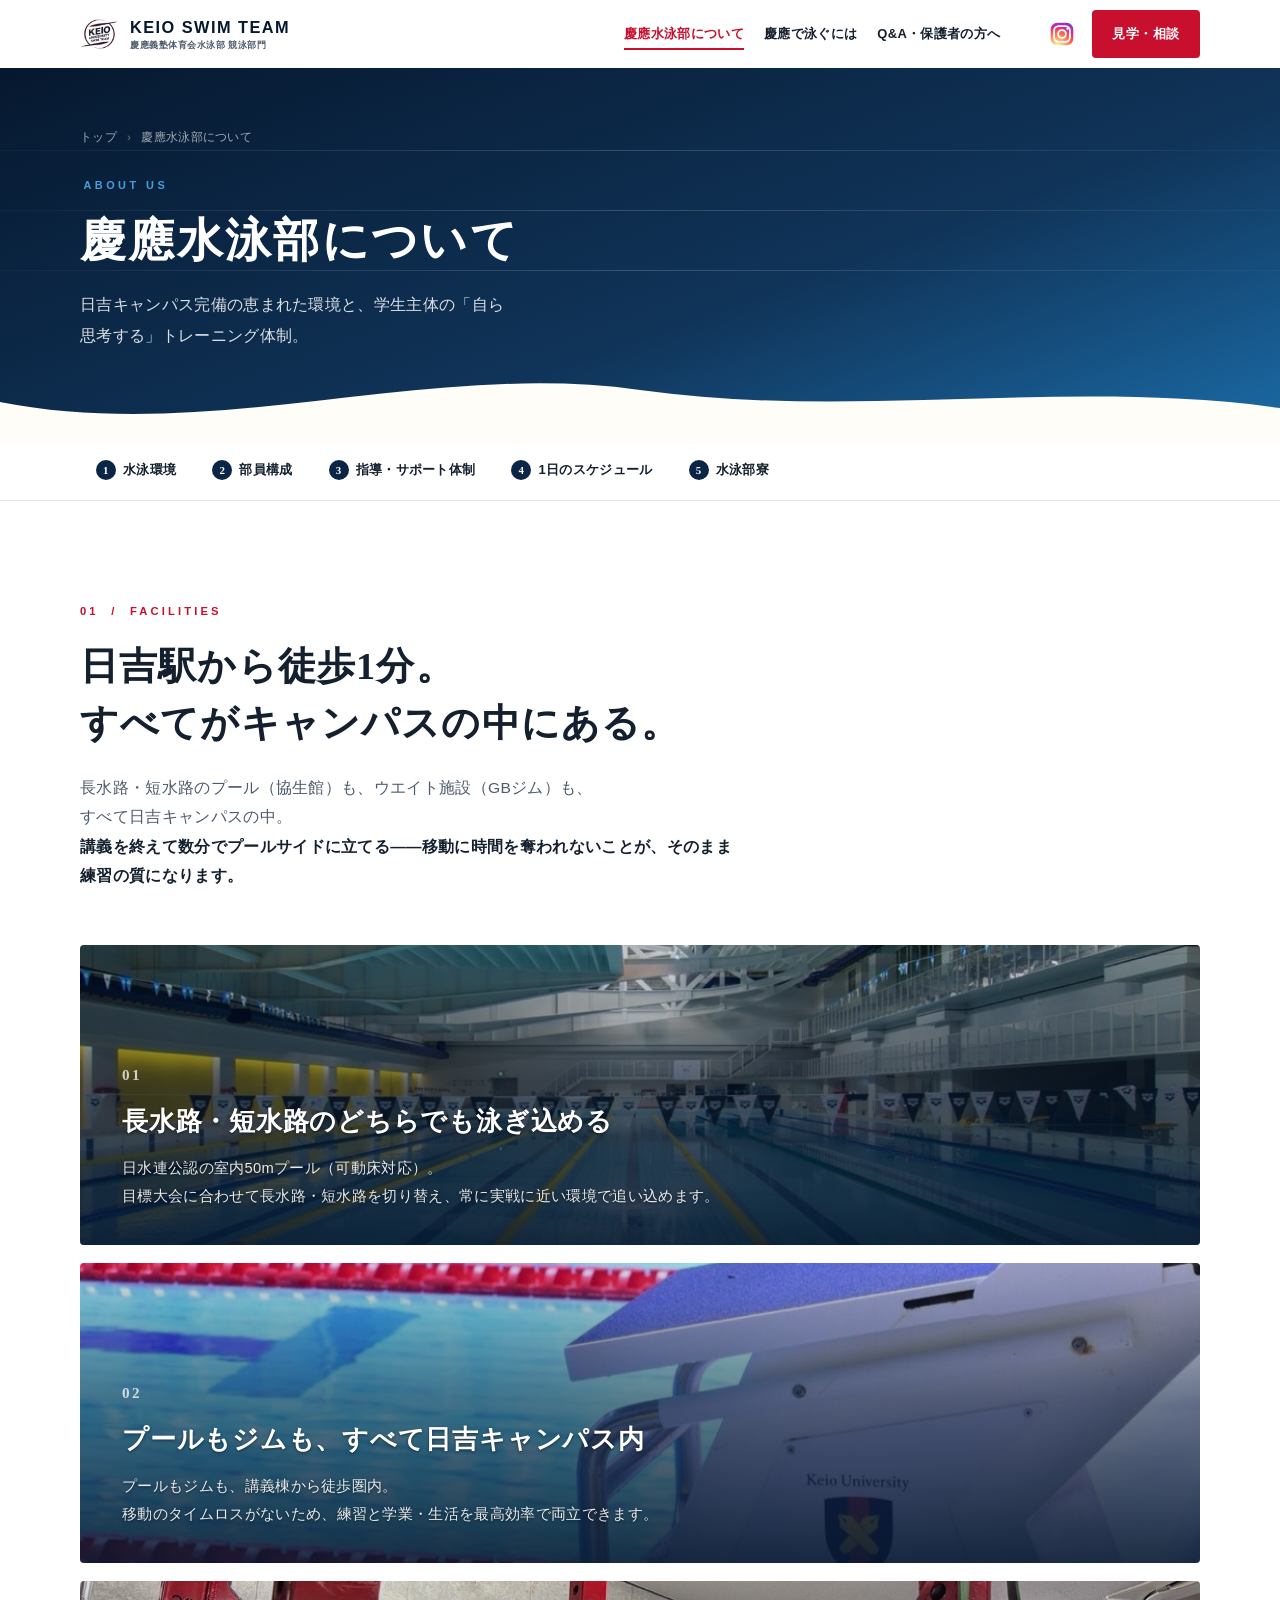
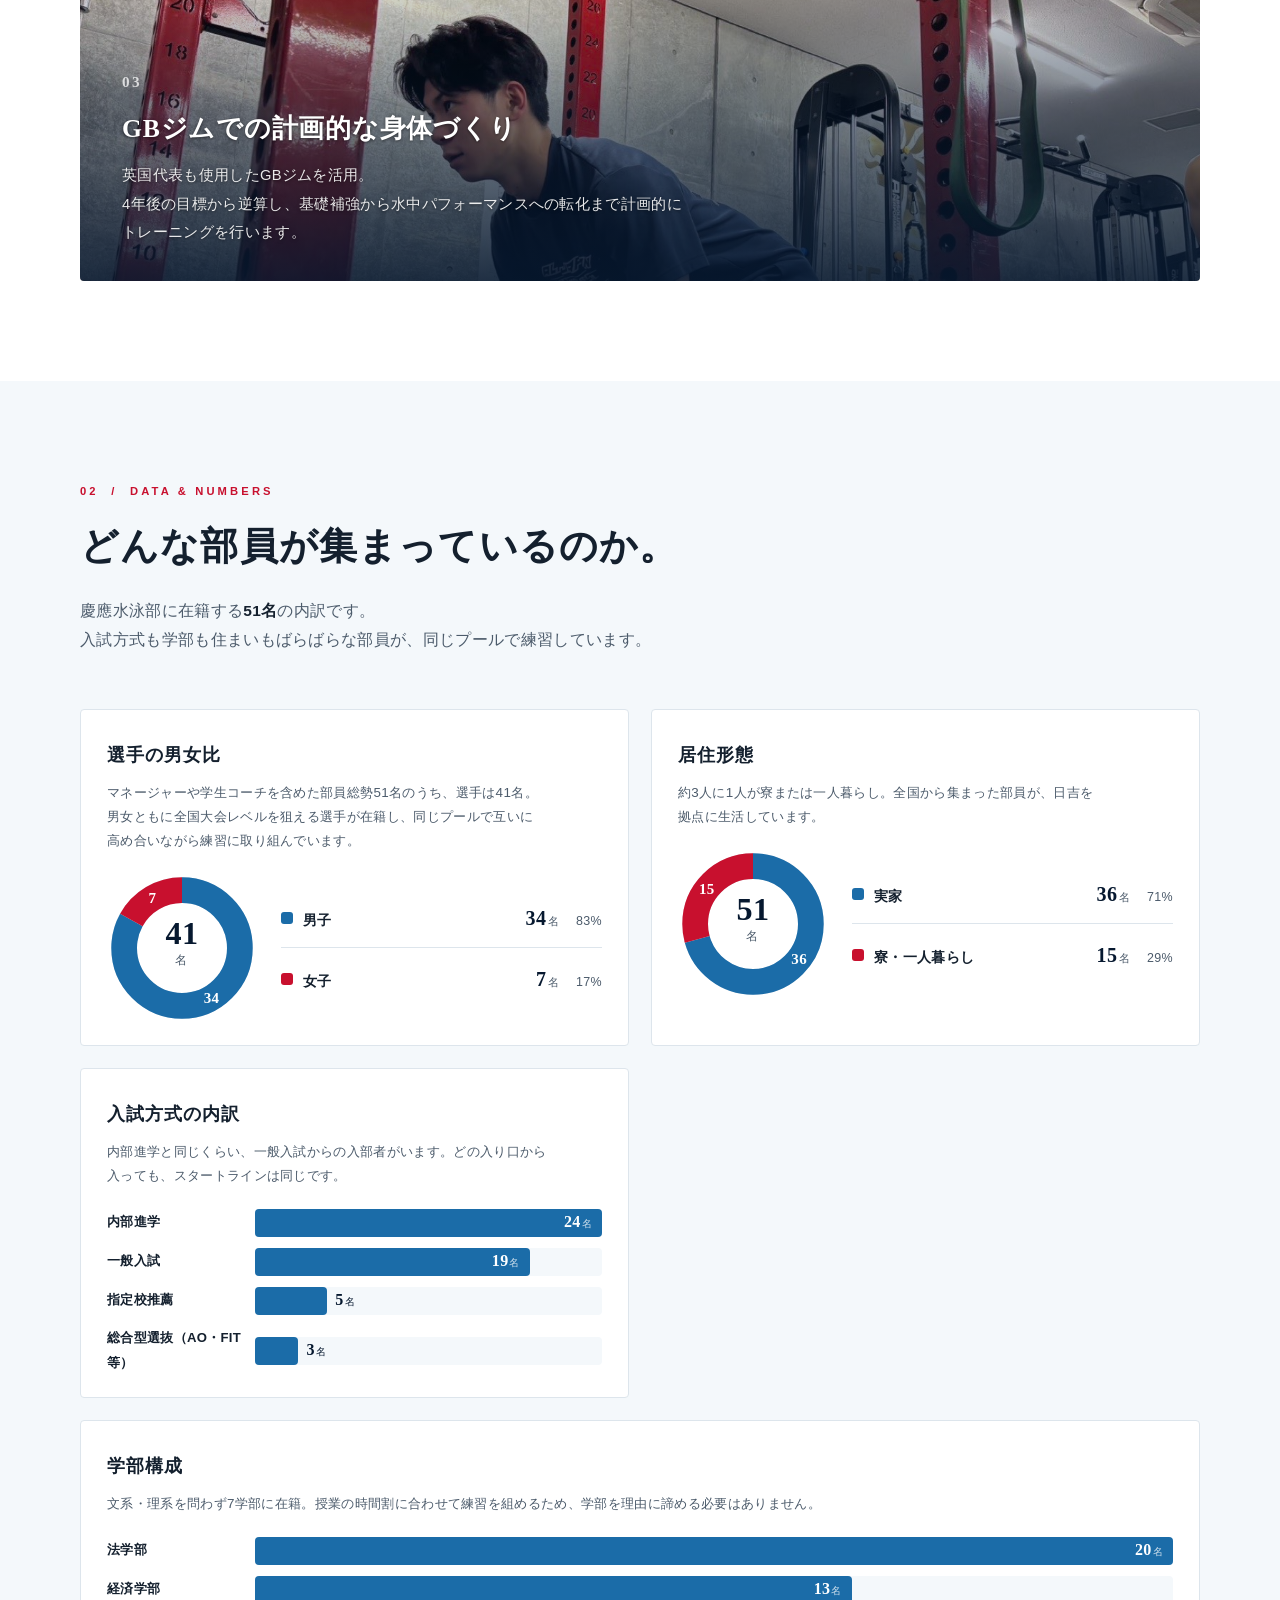
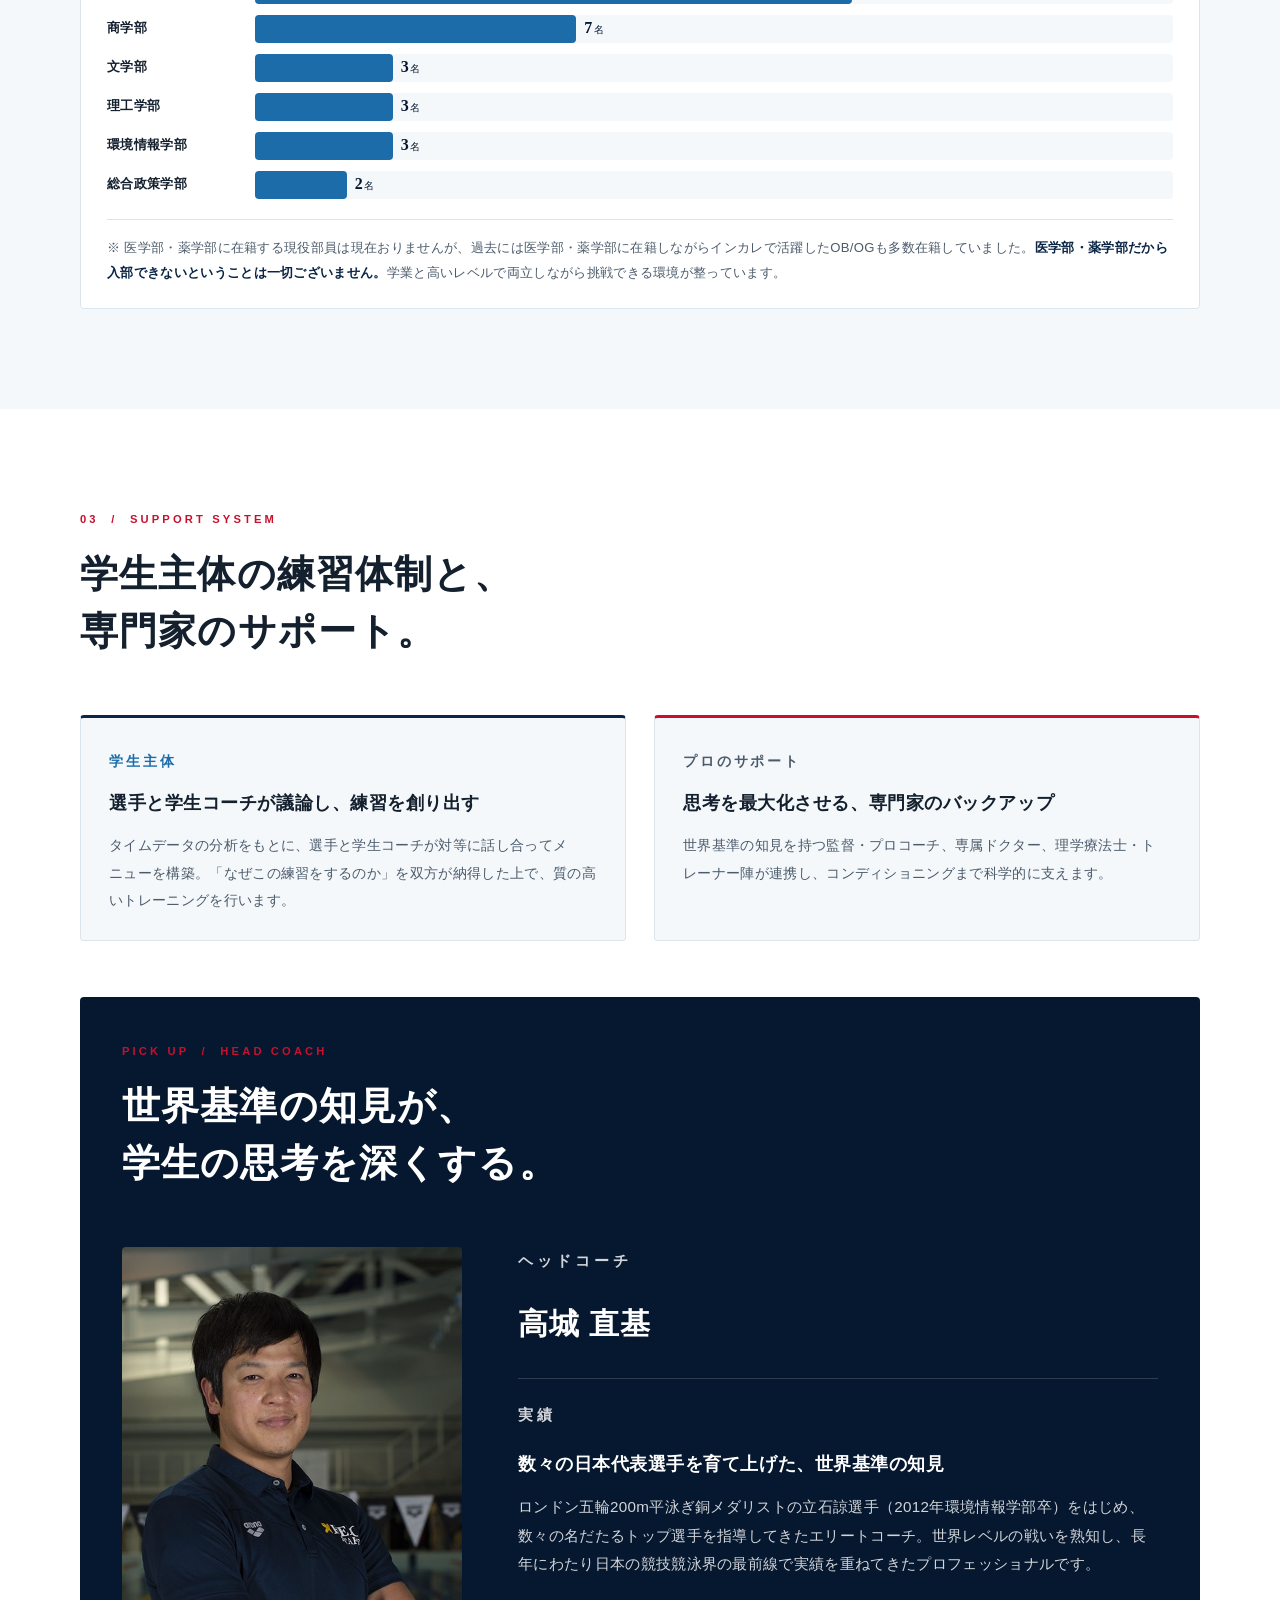
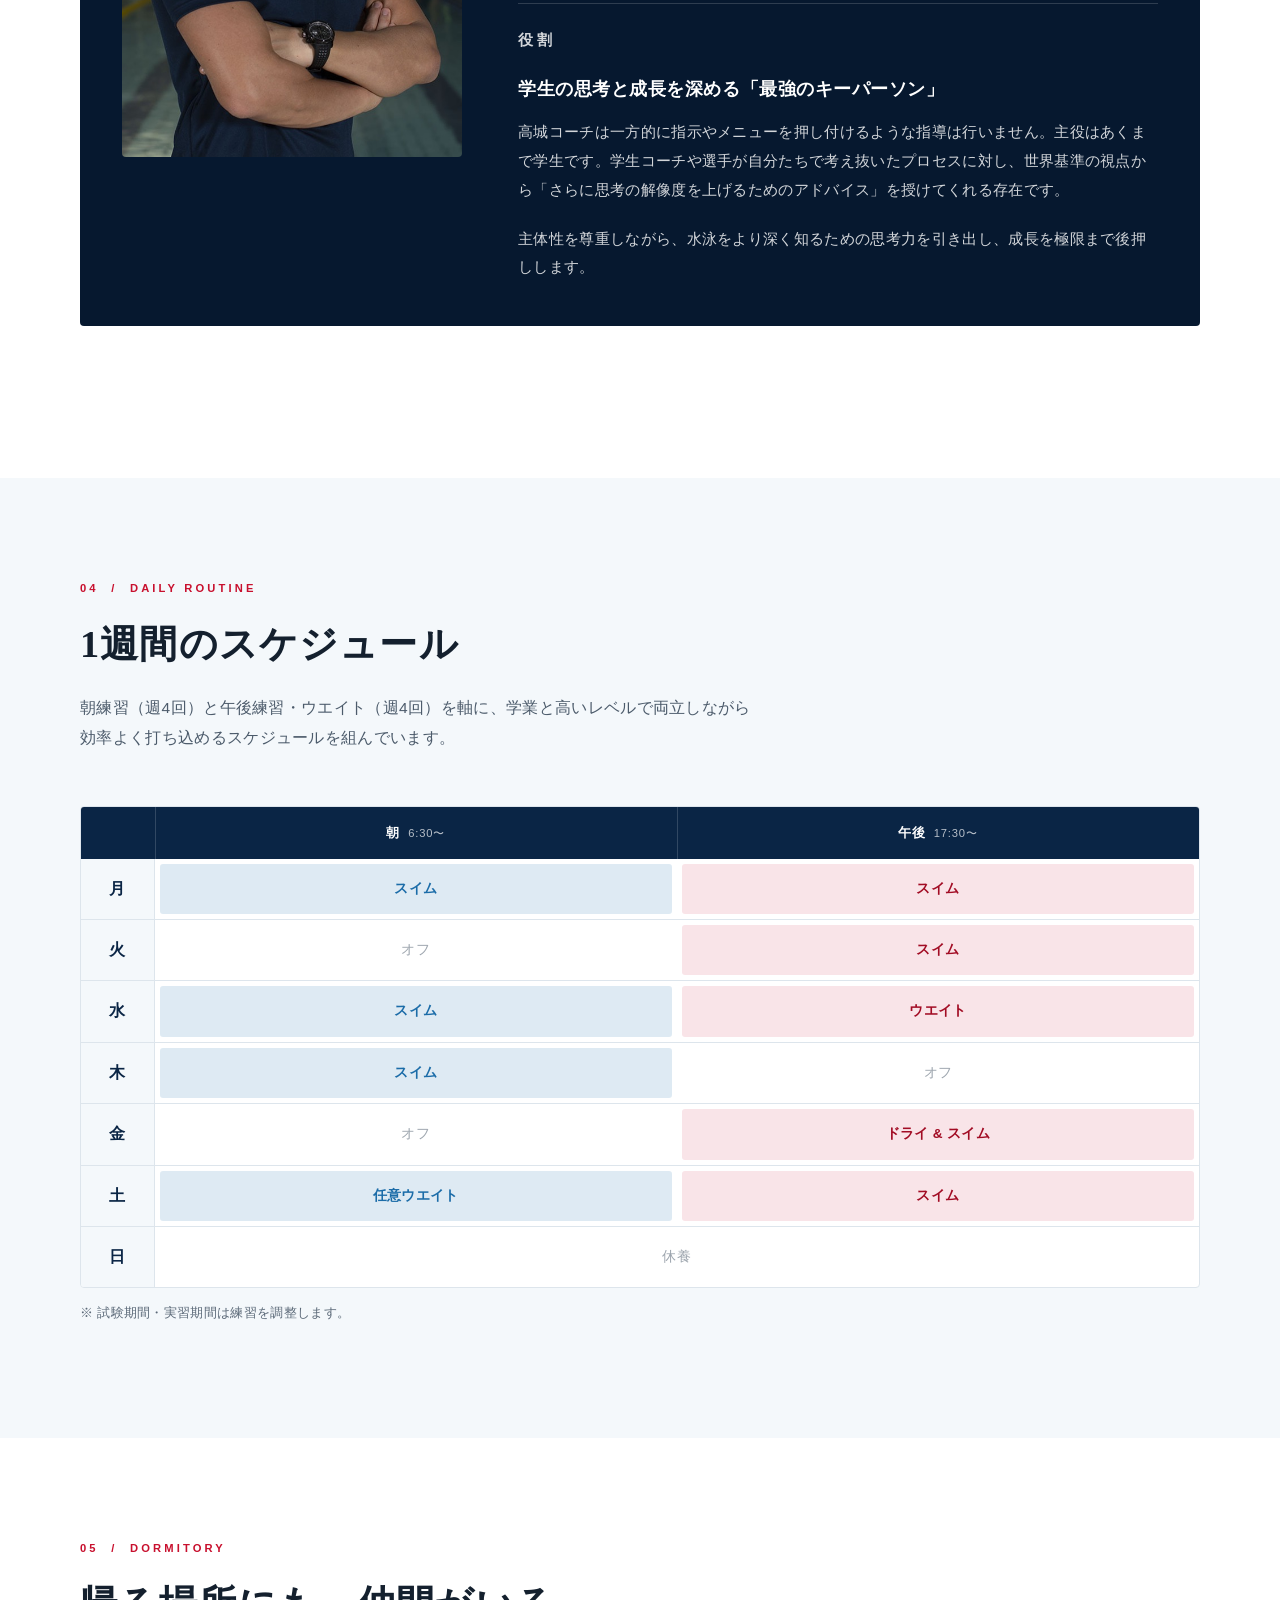
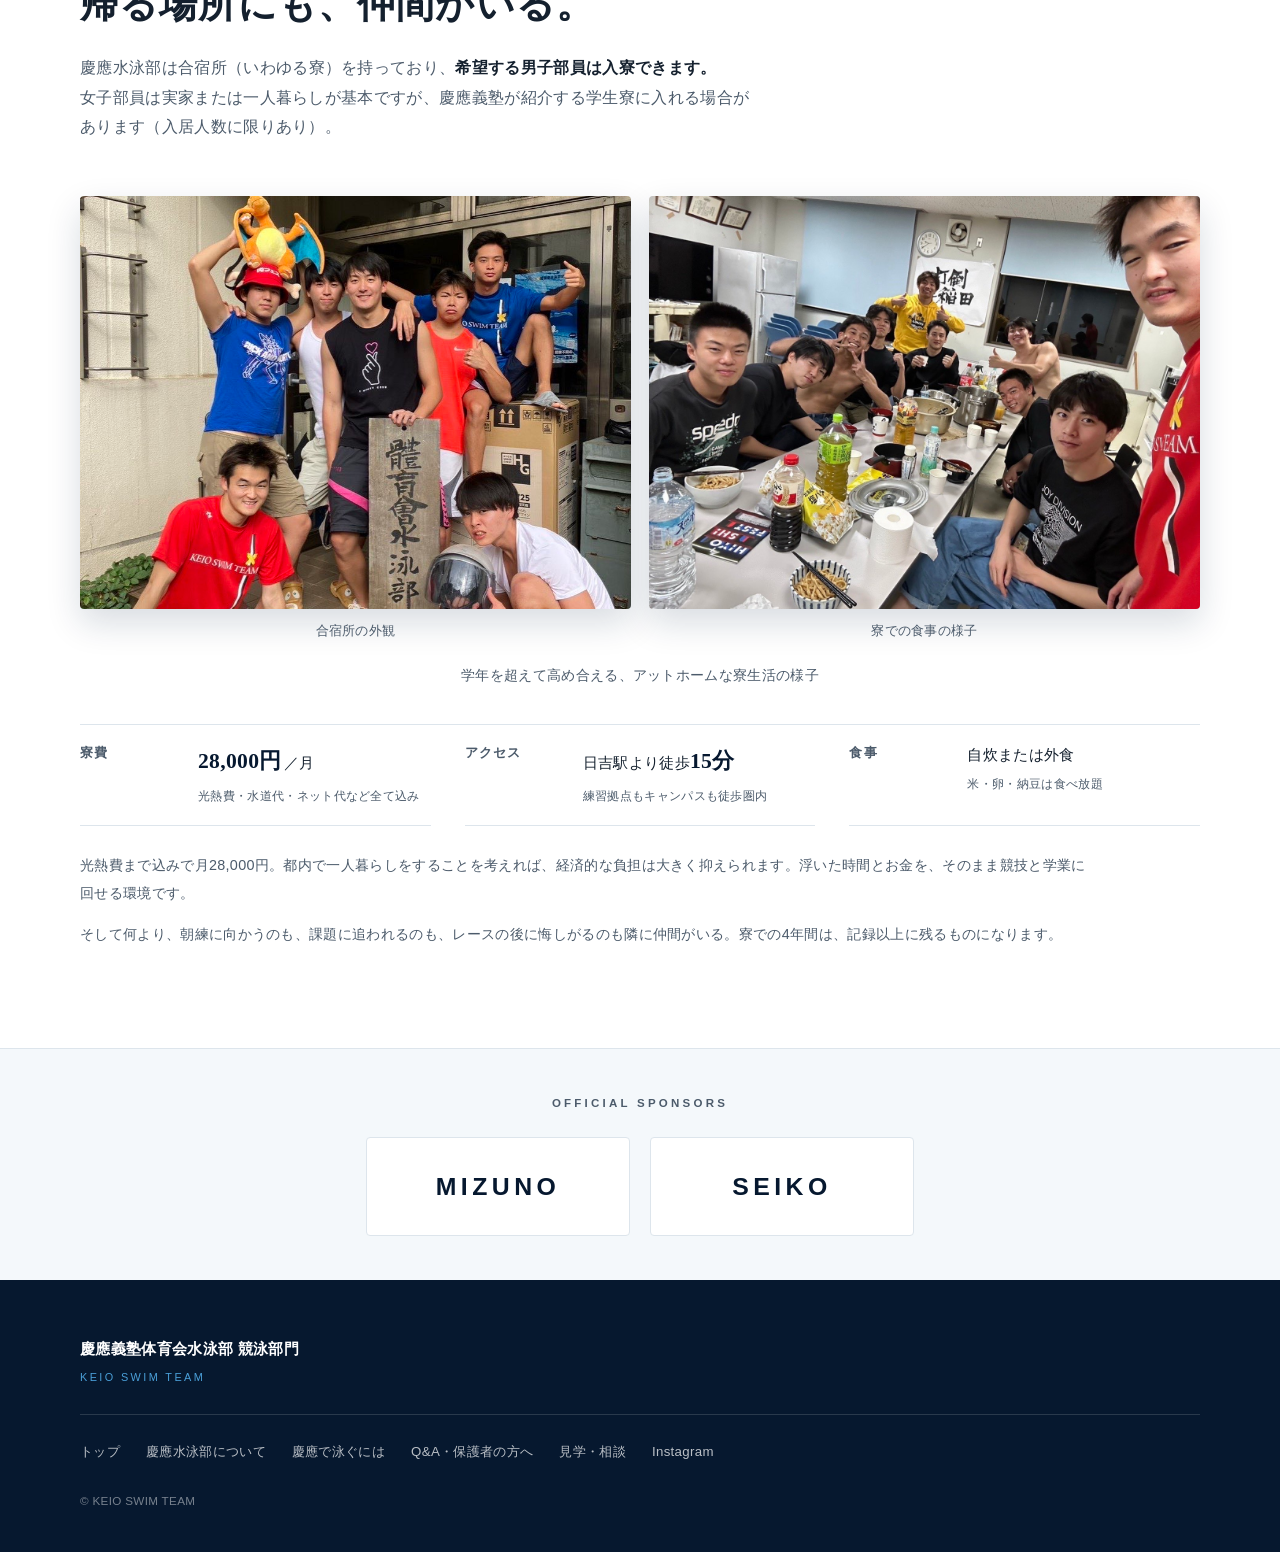
<file: team.html>
<!DOCTYPE html>
<html lang="ja">
<head>
<meta charset="UTF-8">
<meta name="viewport" content="width=device-width, initial-scale=1.0">
<!-- Google tag (gtag.js) -->
<script async src="https://www.googletagmanager.com/gtag/js?id=G-WYEFEDQLSR"></script>
<script>
  window.dataLayer = window.dataLayer || [];
  function gtag(){dataLayer.push(arguments);}
  gtag('js', new Date());

  gtag('config', 'G-WYEFEDQLSR');
</script>
<title>慶應水泳部について｜慶應義塾体育会水泳部 競泳部門</title>
<meta name="description" content="慶應義塾体育会水泳部 競泳部門の練習環境と指導体制。専任コーチによる個別のトレーニング設計と、学業と両立できる週間スケジュールを紹介します。">
<link rel="stylesheet" href="css/style.css?v=73">
</head>
<body id="top">

<header class="site-header">
  <div class="container nav-inner">
    <a href="index.html" class="brand">
      <img class="brand-logo" src="images/logo/emblem.png" width="240" height="192"
           alt="慶應義塾体育会水泳部 競泳部門">
      <span class="brand-text">
        <span class="brand-en">KEIO SWIM TEAM</span>
        <span class="brand-main">慶應義塾体育会水泳部 競泳部門</span>
      </span>
    </a>

    <nav class="nav" id="site-nav">
      <a href="team.html" class="is-current">慶應水泳部について</a>
      <a href="voices.html">慶應で泳ぐには</a>
      <a href="faq.html">Q&amp;A・保護者の方へ</a>
    </nav>

    <div class="nav-actions">
      <a class="nav-ig" href="https://www.instagram.com/keioswim" target="_blank" rel="noopener noreferrer" aria-label="公式Instagram（別タブで開きます）"><svg viewBox="0 0 24 24" aria-hidden="true" focusable="false"><defs><radialGradient id="igGrad" cx="30%" cy="107%" r="150%"><stop offset="0%" stop-color="#fdf497"/><stop offset="5%" stop-color="#fdf497"/><stop offset="45%" stop-color="#fd5949"/><stop offset="60%" stop-color="#d6249f"/><stop offset="90%" stop-color="#285AEB"/></radialGradient></defs><rect x="1.6" y="1.6" width="20.8" height="20.8" rx="6" fill="url(#igGrad)"/><rect x="4.7" y="4.7" width="14.6" height="14.6" rx="4.3" fill="none" stroke="#fff" stroke-width="1.7"/><circle cx="12" cy="12" r="3.6" fill="none" stroke="#fff" stroke-width="1.7"/><circle cx="17.2" cy="6.9" r="1.15" fill="#fff"/></svg></a>
      <a class="nav-cta" href="contact.html">見学・相談</a>
      <button class="nav-toggle" aria-label="メニューを開く" aria-expanded="false" aria-controls="site-nav">
        <span></span><span></span><span></span>
      </button>
    </div>
  </div>
</header>

<section class="page-head">
  <div class="hero-bg" aria-hidden="true">
    <span class="lane"></span><span class="lane"></span><span class="lane"></span>
  </div>
  <div class="container page-head-inner">
    <nav class="crumb" aria-label="現在地">
      <a href="index.html">トップ</a><span aria-hidden="true">›</span><span>慶應水泳部について</span>
    </nav>
    <p class="pg-eyebrow">ABOUT US</p>
    <h1 class="pg-title">慶應水泳部に<wbr>ついて</h1>
    <p class="pg-lead">日吉キャンパス完備の<wbr>恵まれた<wbr>環境と、<wbr>学生主体の<wbr>「自ら<wbr>思考する」トレーニング体制。</p>
  </div>
  <div class="hero-wave" aria-hidden="true">
    <svg viewBox="0 0 1440 120" preserveAspectRatio="none"><path d="M0,64 C240,120 480,8 720,48 C960,88 1200,32 1440,72 L1440,120 L0,120 Z"></path></svg>
  </div>
</section>

<!-- ===== 目次 ===== -->
<nav class="pagenav" aria-label="ページ内の目次">
  <div class="container pagenav-inner">
    <a href="#facilities"><span>1</span>水泳環境</a>
    <a href="#data"><span>2</span>部員構成</a>
    <a href="#support"><span>3</span>指導・サポート体制</a>
    <a href="#routine"><span>4</span>1日のスケジュール</a>
    <a href="#dorm"><span>5</span>水泳部寮</a>
  </div>
</nav>

<!-- ===== 1. 水泳環境 ===== -->
<section id="facilities" class="section">
  <div class="container">
    <div class="section-head reveal">
      <p class="section-eyebrow">01 &nbsp;/&nbsp; FACILITIES</p>
      <h2 class="section-title">日吉駅から<wbr>徒歩1分。<br>すべてが<wbr>キャンパスの<wbr>中にある。</h2>
      <p class="section-lead">
        長水路・短水路の<wbr>プール<wbr>（協生館）も、<wbr>ウエイト施設<wbr>（GBジム）も、<wbr>すべて<wbr>日吉キャンパスの中。<br>
        <strong>講義を<wbr>終えて<wbr>数分で<wbr>プールサイドに<wbr>立てる<wbr>——移動に<wbr>時間を<wbr>奪われない<wbr>ことが、<wbr>そのまま<wbr>練習の<wbr>質になります。</strong>
      </p>
    </div>

    <div class="env-shots">
      <article class="es es-1 reveal">
        <span class="es-bg" aria-hidden="true"></span>
        <div class="es-body">
          <span class="es-no" aria-hidden="true">01</span>
          <h3 class="es-title">長水路・短水路の<wbr>どちらでも<wbr>泳ぎ込める</h3>
          <p class="es-text">
            日水連公認の<wbr>室内50mプール<wbr>（可動床対応）。<br>
            目標大会に<wbr>合わせて<wbr>長水路・短水路を<wbr>切り替え、<wbr>常に実戦に<wbr>近い環境で<wbr>追い込めます。
          </p>
        </div>
      </article>

      <article class="es es-2 reveal">
        <span class="es-bg" aria-hidden="true"></span>
        <div class="es-body">
          <span class="es-no" aria-hidden="true">02</span>
          <h3 class="es-title">プールも<wbr>ジムも、<wbr>すべて<wbr>日吉キャンパス内</h3>
          <p class="es-text">
            プールも<wbr>ジムも、<wbr>講義棟から<wbr>徒歩圏内。<br>
            移動の<wbr>タイムロスが<wbr>ないため、<wbr>練習と<wbr>学業・生活を<wbr>最高効率で<wbr>両立できます。
          </p>
        </div>
      </article>

      <article class="es es-3 reveal">
        <span class="es-bg" aria-hidden="true"></span>
        <div class="es-body">
          <span class="es-no" aria-hidden="true">03</span>
          <h3 class="es-title">GBジムでの<wbr>計画的な<wbr>身体づくり</h3>
          <p class="es-text">
            英国代表も<wbr>使用した<wbr>GBジムを<wbr>活用。<br>
            4年後の<wbr>目標から<wbr>逆算し、<wbr>基礎補強から<wbr>水中パフォーマンスへの<wbr>転化まで<wbr>計画的に<wbr>トレーニングを<wbr>行います。
          </p>
        </div>
      </article>
    </div>
  </div>
</section>

<!-- ===== 2. 部員構成データ ===== -->
<section id="data" class="section section-tint">
  <div class="container">
    <div class="section-head reveal">
      <p class="section-eyebrow">02 &nbsp;/&nbsp; DATA &amp; NUMBERS</p>
      <h2 class="section-title">どんな<wbr>部員が<wbr>集まっているのか。</h2>
      <p class="section-lead">
        慶應水泳部に<wbr>在籍する<strong>51名</strong>の内訳です。<br>
        入試方式も<wbr>学部も<wbr>住まいもばらばらな<wbr>部員が、<wbr>同じプールで<wbr>練習しています。
      </p>
    </div>
    <div class="dt-grid">
      <figure class="dt-card reveal">
        <figcaption class="dt-head">
          <h3 class="dt-title">選手の<wbr>男女比</h3>
          <p class="dt-msg">マネージャーや<wbr>学生コーチを<wbr>含めた<wbr>部員総勢51名の<wbr>うち、<wbr>選手は<wbr>41名。<wbr>男女ともに<wbr>全国大会レベルを<wbr>狙える<wbr>選手が<wbr>在籍し、<wbr>同じプールで<wbr>互いに<wbr>高め合いながら<wbr>練習に<wbr>取り組んでいます。</p>
        </figcaption>
        <div class="dt-body"><svg class="dn" viewBox="0 0 140 140" role="img" aria-label="選手の男女比"><circle cx="70" cy="70" r="54" fill="none" stroke="var(--line)" stroke-width="24"></circle><circle class="dn-seg" cx="70" cy="70" r="54" fill="none" stroke="#1b6ca8" stroke-width="24" stroke-dasharray="281.36 57.93" stroke-dashoffset="-0.00"></circle><circle class="dn-seg" cx="70" cy="70" r="54" fill="none" stroke="#c8102e" stroke-width="24" stroke-dasharray="57.93 281.36" stroke-dashoffset="-281.36"></circle><text class="dn-num" x="97.6" y="116.4" text-anchor="middle" dominant-baseline="central">34</text><text class="dn-num" x="42.4" y="23.6" text-anchor="middle" dominant-baseline="central">7</text><text class="dn-total" x="70" y="66" text-anchor="middle">41</text><text class="dn-unit" x="70" y="85" text-anchor="middle">名</text></svg><ul class="dn-legend"><li><span class="lg-dot" style="background:#1b6ca8"></span><span class="lg-name">男子</span><span class="lg-val">34<small>名</small></span><span class="lg-pct">83%</span></li><li><span class="lg-dot" style="background:#c8102e"></span><span class="lg-name">女子</span><span class="lg-val">7<small>名</small></span><span class="lg-pct">17%</span></li></ul></div>
      </figure>
      <figure class="dt-card reveal">
        <figcaption class="dt-head">
          <h3 class="dt-title">居住形態</h3>
          <p class="dt-msg">約3人に<wbr>1人が<wbr>寮または<wbr>一人暮らし。<wbr>全国から<wbr>集まった<wbr>部員が、<wbr>日吉を<wbr>拠点に<wbr>生活しています。</p>
        </figcaption>
        <div class="dt-body"><svg class="dn" viewBox="0 0 140 140" role="img" aria-label="居住形態"><circle cx="70" cy="70" r="54" fill="none" stroke="var(--line)" stroke-width="24"></circle><circle class="dn-seg" cx="70" cy="70" r="54" fill="none" stroke="#1b6ca8" stroke-width="24" stroke-dasharray="239.50 99.79" stroke-dashoffset="-0.00"></circle><circle class="dn-seg" cx="70" cy="70" r="54" fill="none" stroke="#c8102e" stroke-width="24" stroke-dasharray="99.79 239.50" stroke-dashoffset="-239.50"></circle><text class="dn-num" x="113.1" y="102.5" text-anchor="middle" dominant-baseline="central">36</text><text class="dn-num" x="26.9" y="37.5" text-anchor="middle" dominant-baseline="central">15</text><text class="dn-total" x="70" y="66" text-anchor="middle">51</text><text class="dn-unit" x="70" y="85" text-anchor="middle">名</text></svg><ul class="dn-legend"><li><span class="lg-dot" style="background:#1b6ca8"></span><span class="lg-name">実家</span><span class="lg-val">36<small>名</small></span><span class="lg-pct">71%</span></li><li><span class="lg-dot" style="background:#c8102e"></span><span class="lg-name">寮・一人暮らし</span><span class="lg-val">15<small>名</small></span><span class="lg-pct">29%</span></li></ul></div>
      </figure>
      <figure class="dt-card reveal">
        <figcaption class="dt-head">
          <h3 class="dt-title">入試方式の内訳</h3>
          <p class="dt-msg">内部進学と<wbr>同じくらい、<wbr>一般入試からの<wbr>入部者が<wbr>います。<wbr>どの入り口から<wbr>入っても、<wbr>スタートラインは<wbr>同じです。</p>
        </figcaption>
        <div class="dt-body is-bars"><ul class="bars" role="img" aria-label="入試方式の内訳"><li><span class="br-name">内部進学</span><span class="br-track"><span class="br-fill is-labelled" style="width:100.0%"><b class="br-val">24<small>名</small></b></span></span></li><li><span class="br-name">一般入試</span><span class="br-track"><span class="br-fill is-labelled" style="width:79.2%"><b class="br-val">19<small>名</small></b></span></span></li><li><span class="br-name">指定校推薦</span><span class="br-track"><span class="br-fill" style="width:20.8%"></span><b class="br-val">5<small>名</small></b></span></li><li><span class="br-name">総合型選抜（AO・FIT等）</span><span class="br-track"><span class="br-fill" style="width:12.5%"></span><b class="br-val">3<small>名</small></b></span></li></ul></div>
      </figure>
      <figure class="dt-card is-wide reveal">
        <figcaption class="dt-head">
          <h3 class="dt-title">学部構成</h3>
          <p class="dt-msg">文系・理系を<wbr>問わず<wbr>7学部に<wbr>在籍。<wbr>授業の<wbr>時間割に<wbr>合わせて<wbr>練習を<wbr>組める<wbr>ため、<wbr>学部を<wbr>理由に<wbr>諦める<wbr>必要は<wbr>ありません。</p>
        </figcaption>
        <div class="dt-body is-bars"><ul class="bars" role="img" aria-label="学部構成"><li><span class="br-name">法学部</span><span class="br-track"><span class="br-fill is-labelled" style="width:100.0%"><b class="br-val">20<small>名</small></b></span></span></li><li><span class="br-name">経済学部</span><span class="br-track"><span class="br-fill is-labelled" style="width:65.0%"><b class="br-val">13<small>名</small></b></span></span></li><li><span class="br-name">商学部</span><span class="br-track"><span class="br-fill" style="width:35.0%"></span><b class="br-val">7<small>名</small></b></span></li><li><span class="br-name">文学部</span><span class="br-track"><span class="br-fill" style="width:15.0%"></span><b class="br-val">3<small>名</small></b></span></li><li><span class="br-name">理工学部</span><span class="br-track"><span class="br-fill" style="width:15.0%"></span><b class="br-val">3<small>名</small></b></span></li><li><span class="br-name">環境情報学部</span><span class="br-track"><span class="br-fill" style="width:15.0%"></span><b class="br-val">3<small>名</small></b></span></li><li><span class="br-name">総合政策学部</span><span class="br-track"><span class="br-fill" style="width:10.0%"></span><b class="br-val">2<small>名</small></b></span></li></ul></div>
        <p class="dt-note">※ 医学部・薬学部に<wbr>在籍する<wbr>現役部員は<wbr>現在おりませんが、<wbr>過去には<wbr>医学部・薬学部に<wbr>在籍しながらインカレで<wbr>活躍した<wbr>OB/OGも<wbr>多数在籍していました。<strong>医学部・薬学部だから<wbr>入部できないと<wbr>いうことは<wbr>一切ございません。</strong>学業と<wbr>高いレベルで<wbr>両立しながら<wbr>挑戦できる<wbr>環境が<wbr>整っています。</p>
      </figure>
    </div>
  </div>
</section>

<!-- ===== 3. 指導・サポート体制 ===== -->
<section id="support" class="section">
  <div class="container">
    <div class="section-head reveal">
      <p class="section-eyebrow">03 &nbsp;/&nbsp; SUPPORT SYSTEM</p>
      <h2 class="section-title">学生主体の<wbr>練習体制と、<wbr>専門家の<wbr>サポート。</h2>
    </div>

    <div class="sup-two">
      <div class="sup-col reveal">
        <p class="sup-label">学生主体</p>
        <h3 class="sup-title">選手と<wbr>学生コーチが<wbr>議論し、<wbr>練習を<wbr>創り出す</h3>
        <p>タイムデータの分析をもとに、選手と学生コーチが対等に話し合ってメニューを構築。「なぜこの練習をするのか」を双方が納得した上で、質の高いトレーニングを行います。</p>
      </div>
      <div class="sup-col reveal">
        <p class="sup-label">プロの<wbr>サポート</p>
        <h3 class="sup-title">思考を<wbr>最大化させる、<wbr>専門家の<wbr>バックアップ</h3>
        <p>世界基準の知見を持つ監督・プロコーチ、専属ドクター、理学療法士・トレーナー陣が連携し、コンディショニングまで科学的に支えます。</p>
      </div>
    </div>

<div class="coach-block">

    <div class="section-head reveal">
      <p class="section-eyebrow">PICK UP &nbsp;/&nbsp; HEAD COACH</p>
      <h2 class="section-title">世界基準の<wbr>知見が、<br>学生の<wbr>思考を<wbr>深くする。</h2>
    </div>

    <div class="coach reveal">
      <div class="coach-photo">
        <img src="images/coach/takagi.jpg" width="600" height="900"
             alt="高城 直基 ヘッドコーチ" loading="lazy" decoding="async">
      </div>
      <div class="coach-body">
        <p class="coach-role">ヘッドコーチ</p>
        <h3 class="coach-name">高城 直基</h3>

        <div class="cf-block">
          <p class="cf-label">実績</p>
          <h4 class="cf-title">数々の<wbr>日本代表選手を<wbr>育て上げた、<wbr>世界基準の知見</h4>
          <p>ロンドン五輪200m平泳ぎ銅メダリストの立石諒選手（2012年環境情報学部卒）をはじめ、数々の名だたるトップ選手を指導してきたエリートコーチ。世界レベルの戦いを熟知し、長年にわたり日本の競技競泳界の最前線で実績を重ねてきたプロフェッショナルです。</p>
        </div>

        <div class="cf-block">
          <p class="cf-label">役割</p>
          <h4 class="cf-title">学生の<wbr>思考と<wbr>成長を<wbr>深める<wbr>「最強の<wbr>キーパーソン」</h4>
          <p>高城コーチは一方的に指示やメニューを押し付けるような指導は行いません。主役はあくまで学生です。学生コーチや選手が自分たちで考え抜いたプロセスに対し、世界基準の視点から「さらに思考の解像度を上げるためのアドバイス」を授けてくれる存在です。</p>
          <p>主体性を尊重しながら、水泳をより深く知るための思考力を引き出し、成長を極限まで後押しします。</p>
        </div>
      </div>
    </div>
  </div>

  </div>
</section>

<!-- ===== 4. 1日のスケジュール ===== -->
<section id="routine" class="section section-tint">
  <div class="container">
    <div class="section-head reveal">
      <p class="section-eyebrow">04 &nbsp;/&nbsp; DAILY ROUTINE</p>
      <h2 class="section-title">1週間の<wbr>スケジュール</h2>
      <p class="section-lead">
        朝練習<wbr>（週4回）と<wbr>午後練習・ウエイト<wbr>（週4回）を<wbr>軸に、<wbr>学業と<wbr>高いレベルで<wbr>両立しながら<wbr>効率よく<wbr>打ち込める<wbr>スケジュールを<wbr>組んでいます。
      </p>
    </div>

    <div class="wk-table reveal">
      <div class="wk-head" aria-hidden="true">
        <span class="wk-corner"></span>
        <span class="wk-th is-am">朝<small>6:30〜</small></span>
        <span class="wk-th is-pm">午後<small>17:30〜</small></span>
      </div>
      <ul class="wk">
          <li class="wk-row"><span class="wk-name">月</span><span class="wk-cell is-am">スイム</span><span class="wk-cell is-pm">スイム</span></li>
          <li class="wk-row"><span class="wk-name">火</span><span class="wk-cell is-off">オフ</span><span class="wk-cell is-pm">スイム</span></li>
          <li class="wk-row"><span class="wk-name">水</span><span class="wk-cell is-am">スイム</span><span class="wk-cell is-pm">ウエイト</span></li>
          <li class="wk-row"><span class="wk-name">木</span><span class="wk-cell is-am">スイム</span><span class="wk-cell is-off">オフ</span></li>
          <li class="wk-row"><span class="wk-name">金</span><span class="wk-cell is-off">オフ</span><span class="wk-cell is-pm">ドライ &amp; スイム</span></li>
          <li class="wk-row"><span class="wk-name">土</span><span class="wk-cell is-am">任意ウエイト</span><span class="wk-cell is-pm">スイム</span></li>
          <li class="wk-row"><span class="wk-name">日</span><span class="wk-cell is-rest" style="grid-column: 2 / 4">休養</span></li>
      </ul>
    </div>
    <p class="note">※ 試験期間・実習期間は練習を調整します。</p>
  </div>
</section>

<!-- ===== 5. 水泳部寮 ===== -->
<section id="dorm" class="section">
  <div class="container">
    <div class="section-head reveal">
      <p class="section-eyebrow">05 &nbsp;/&nbsp; DORMITORY</p>
      <h2 class="section-title">帰る場所にも、<wbr>仲間が<wbr>いる。</h2>
      <p class="section-lead">
        慶應水泳部は<wbr>合宿所<wbr>（いわゆる<wbr>寮）を<wbr>持っており、<strong>希望する<wbr>男子部員は<wbr>入寮できます。</strong><br>
        女子部員は<wbr>実家または<wbr>一人暮らしが<wbr>基本ですが、<wbr>慶應義塾が<wbr>紹介する<wbr>学生寮に<wbr>入れる<wbr>場合が<wbr>あります<wbr>（入居人数に<wbr>限りあり）。
      </p>
    </div>

    <div class="dorm-shots reveal">
      <figure class="ds">
        <img src="images/dorm/exterior.jpg" width="899" height="1200"
             alt="合宿所の玄関前に集まる水泳部の部員たち" loading="lazy" decoding="async">
        <figcaption>合宿所の外観</figcaption>
      </figure>
      <figure class="ds">
        <img src="images/dorm/meal.jpg" width="1400" height="1049"
             alt="合宿所の食堂で食事をする部員たち" loading="lazy" decoding="async">
        <figcaption>寮での食事の様子</figcaption>
      </figure>
    </div>
    <p class="dorm-caption reveal">学年を超えて高め合える、アットホームな寮生活の様子</p>

    <div class="dorm-body reveal">
      <dl class="dorm-spec">
        <div><dt>寮費</dt><dd><strong>28,000円</strong>／月<span>光熱費・水道代・ネット代など全て込み</span></dd></div>
        <div><dt>アクセス</dt><dd>日吉駅より徒歩<strong>15分</strong><span>練習拠点もキャンパスも徒歩圏内</span></dd></div>
        <div><dt>食事</dt><dd>自炊または外食<span>米・卵・納豆は食べ放題</span></dd></div>
      </dl>
      <p class="dorm-note">
        光熱費まで<wbr>込みで<wbr>月28,000円。<wbr>都内で<wbr>一人暮らしを<wbr>することを<wbr>考えれば、<wbr>経済的な<wbr>負担は<wbr>大きく<wbr>抑えられます。<wbr>
        浮いた<wbr>時間とお金を、<wbr>そのまま<wbr>競技と<wbr>学業に<wbr>回せる<wbr>環境です。
      </p>
      <p class="dorm-note">
        そして<wbr>何より、<wbr>朝練に<wbr>向かうのも、<wbr>課題に<wbr>追われるのも、<wbr>レースの<wbr>後に悔しがるのも<wbr>隣に仲間が<wbr>いる。<wbr>
        寮での<wbr>4年間は、<wbr>記録以上に<wbr>残るものに<wbr>なります。
      </p>
    </div>
  </div>
</section>

<!-- ===== スポンサー ===== -->
<section class="sponsors">
  <div class="container">
    <p class="sponsors-label">OFFICIAL SPONSORS</p>
    <ul class="sponsor-row">
      <li class="sponsor-banner">
        <a href="https://www.mizuno.jp/" target="_blank" rel="noopener noreferrer" aria-label="ミズノ（別タブで開きます）">
          <span class="sb-name">MIZUNO</span>
        </a>
      </li>
      <li class="sponsor-banner">
        <a href="https://www.seiko.co.jp/" target="_blank" rel="noopener noreferrer" aria-label="セイコー（別タブで開きます）">
          <span class="sb-name">SEIKO</span>
        </a>
      </li>
    </ul>
  </div>
</section>

<footer class="site-footer">
  <div class="container footer-inner">
    <div class="footer-brand">
      <p class="footer-name">慶應義塾体育会水泳部 競泳部門</p>
      <p class="footer-jp">KEIO SWIM TEAM</p>
    </div>
    <nav class="footer-nav">
      <a href="index.html">トップ</a>
      <a href="team.html" class="is-current">慶應水泳部について</a>
      <a href="voices.html">慶應で泳ぐには</a>
      <a href="faq.html">Q&amp;A・保護者の方へ</a>
      <a href="contact.html">見学・相談</a>
      <a href="https://www.instagram.com/keioswim" target="_blank" rel="noopener noreferrer">Instagram</a>
    </nav>
    <p class="copyright">&copy; KEIO SWIM TEAM</p>
  </div>
</footer>

<script src="js/main.js?v=4"></script>
</body>
</html>
</file>
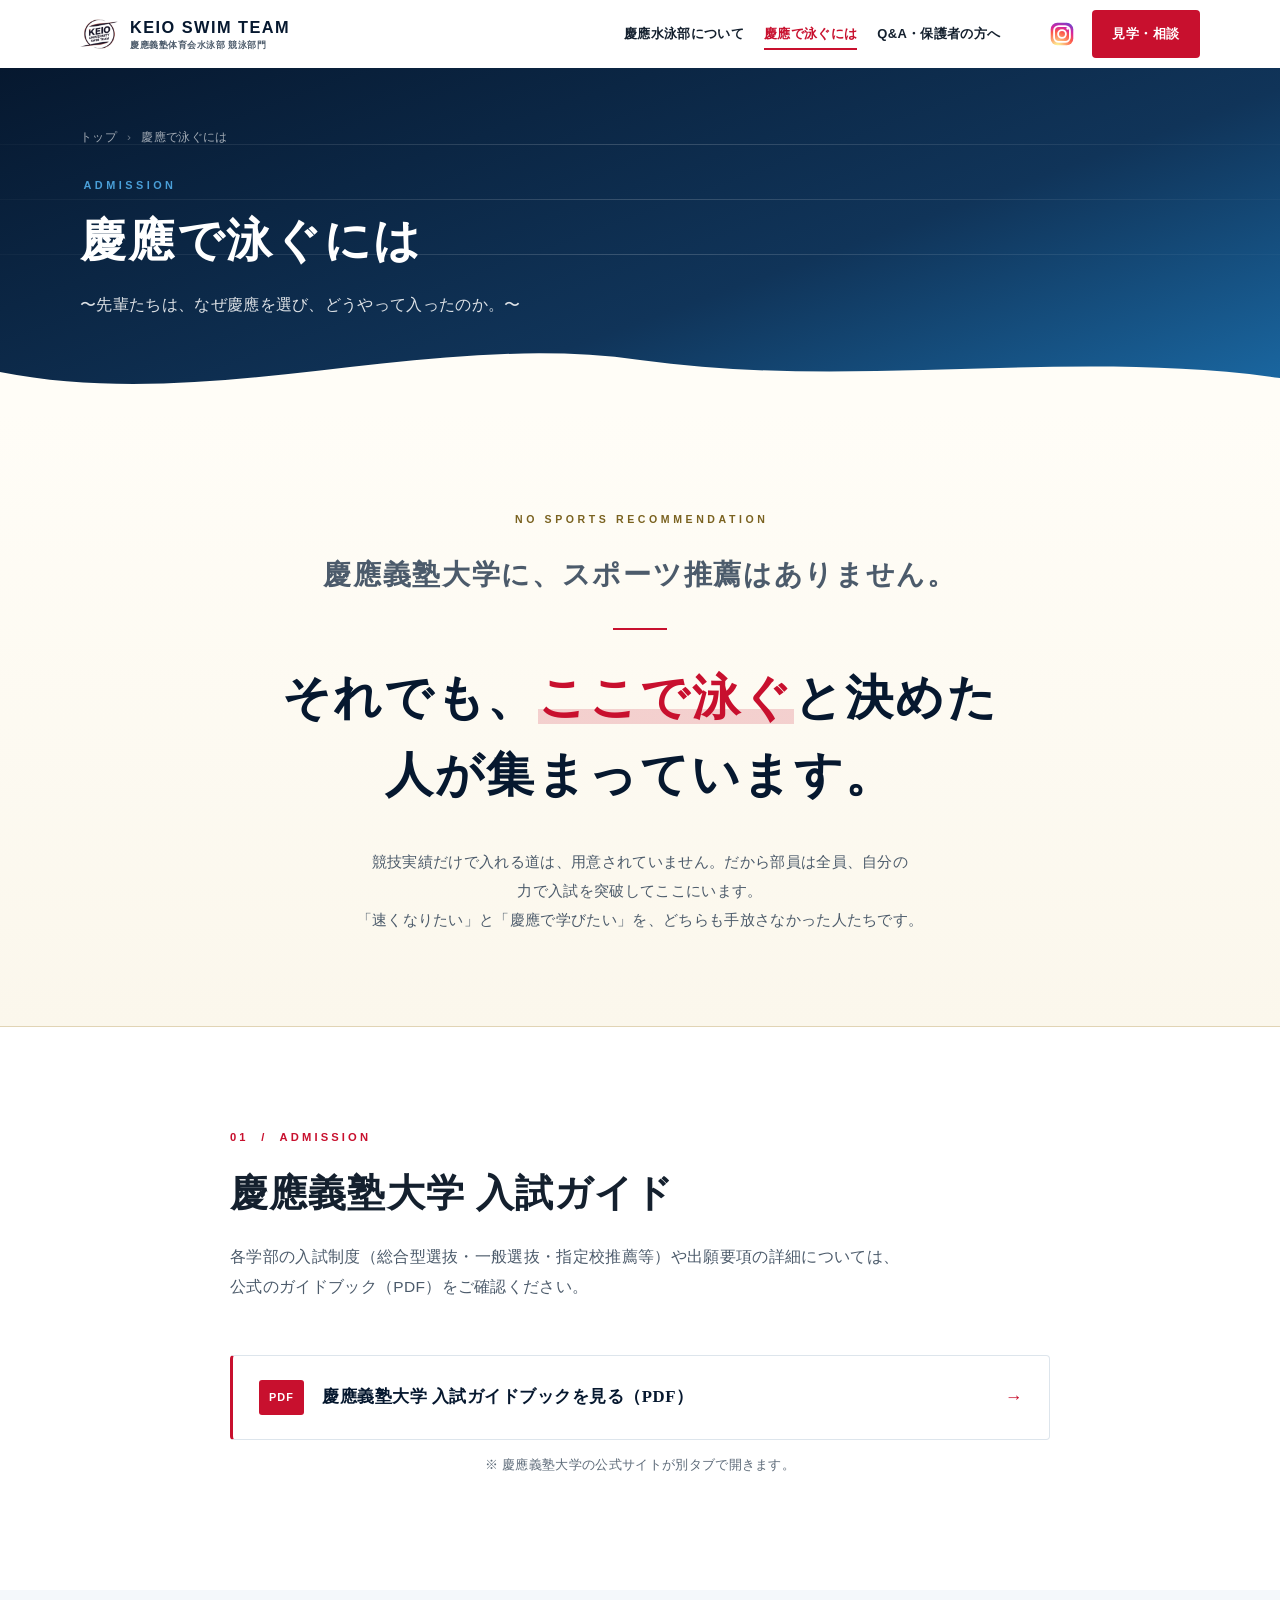
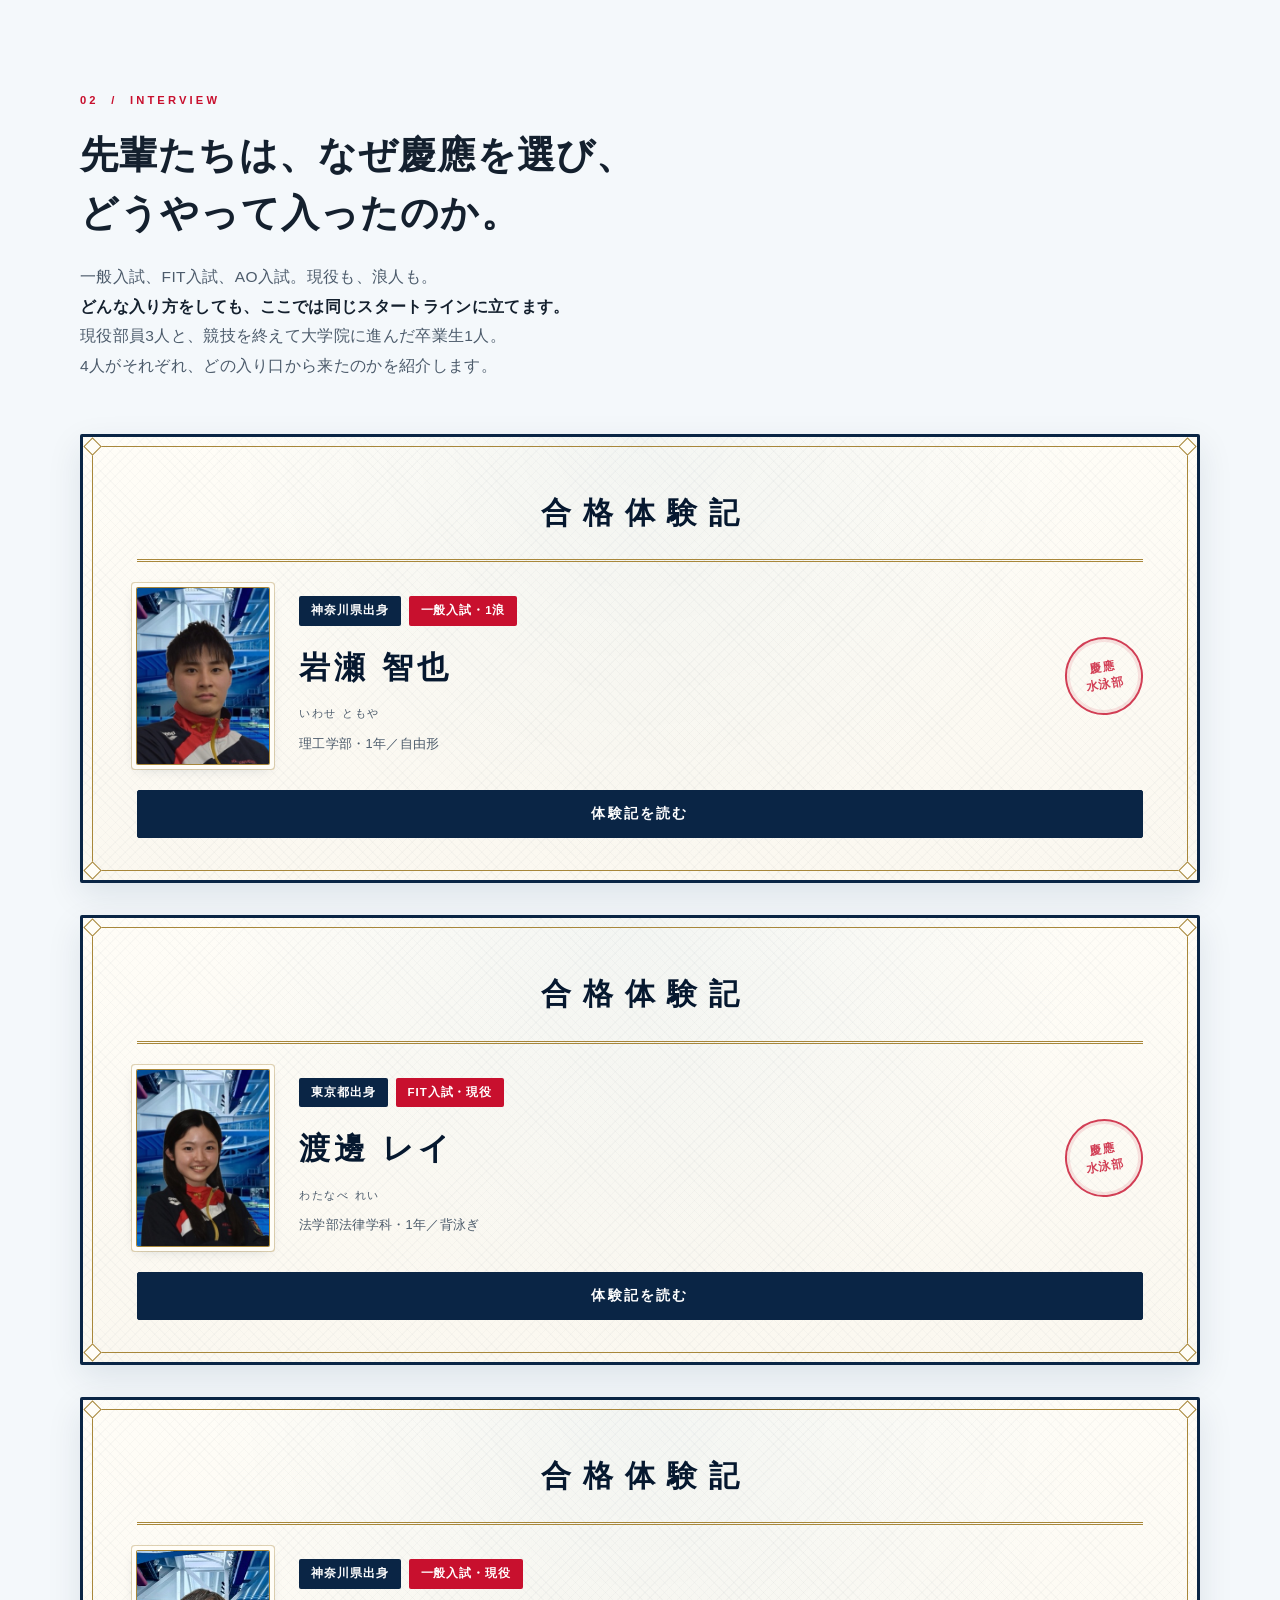
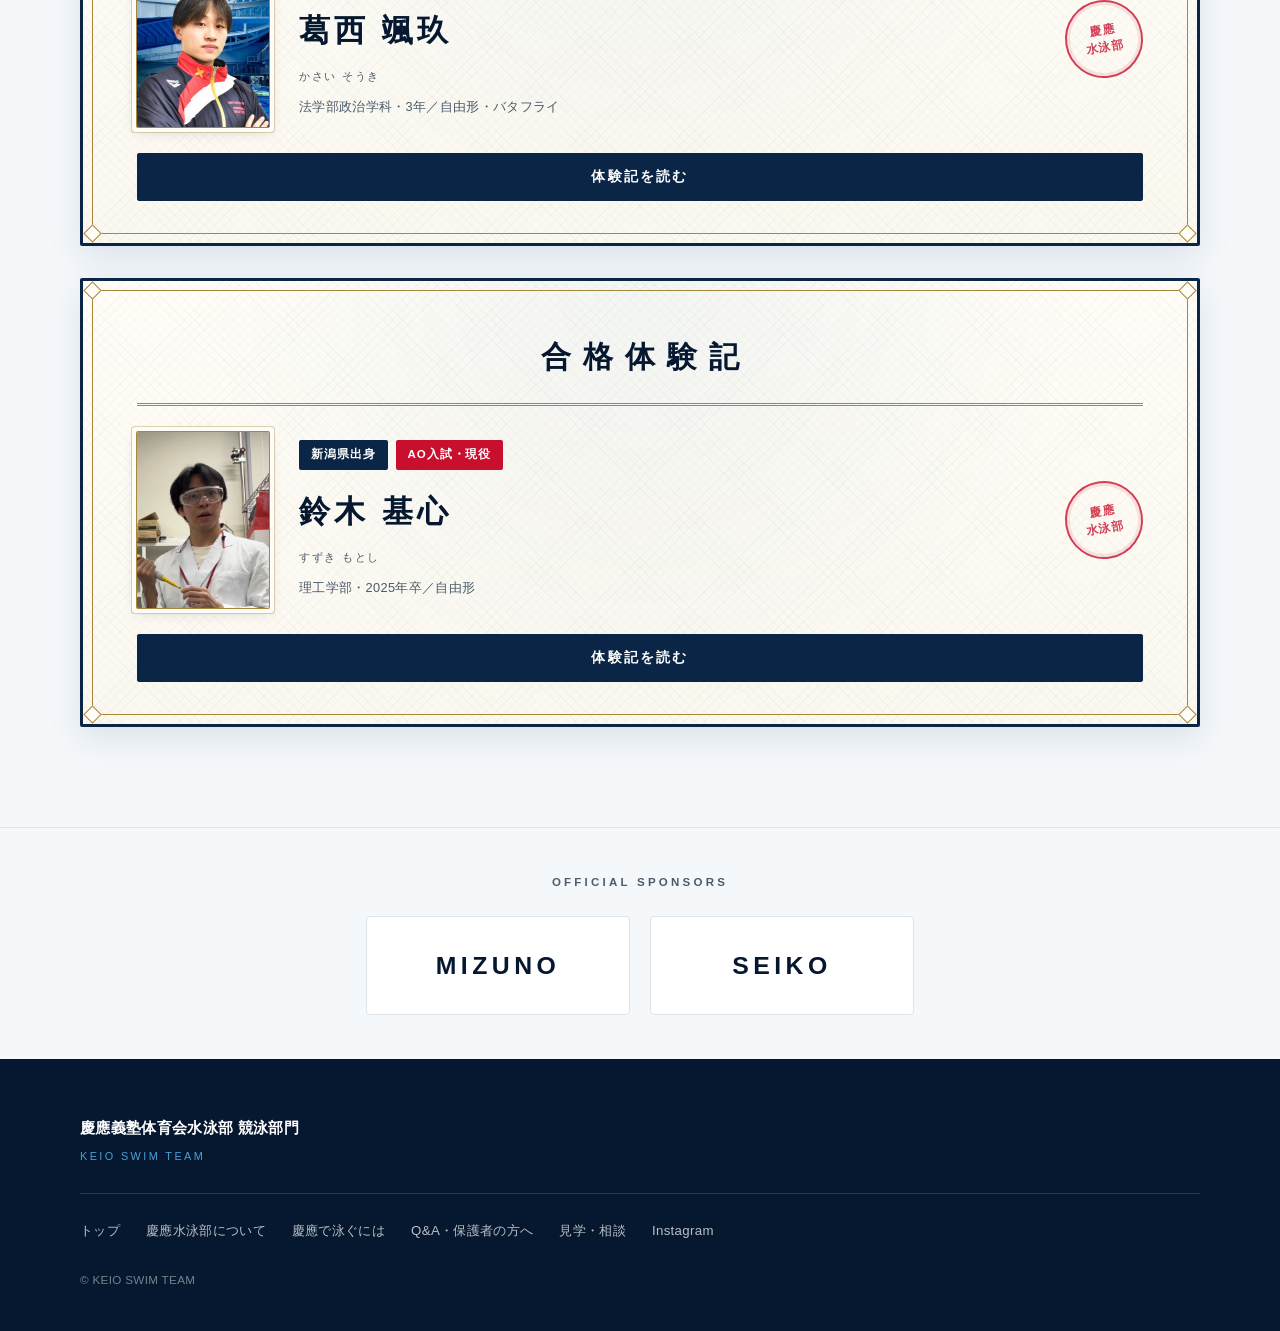
<file: voices.html>
<!DOCTYPE html>
<html lang="ja">
<head>
<meta charset="UTF-8">
<meta name="viewport" content="width=device-width, initial-scale=1.0">
<!-- Google tag (gtag.js) -->
<script async src="https://www.googletagmanager.com/gtag/js?id=G-WYEFEDQLSR"></script>
<script>
  window.dataLayer = window.dataLayer || [];
  function gtag(){dataLayer.push(arguments);}
  gtag('js', new Date());

  gtag('config', 'G-WYEFEDQLSR');
</script>
<title>慶應で泳ぐには｜慶應義塾体育会水泳部 競泳部門</title>
<meta name="description" content="先輩たちは、なぜ慶應を選び、どうやって入ったのか。慶應義塾体育会水泳部 競泳部門の部員が合格を掴んだリアルな体験記と、大学公式の入試ガイドをご案内します。">
<link rel="stylesheet" href="css/style.css?v=73">
</head>
<body id="top">

<header class="site-header">
  <div class="container nav-inner">
    <a href="index.html" class="brand">
      <img class="brand-logo" src="images/logo/emblem.png" width="240" height="192"
           alt="慶應義塾体育会水泳部 競泳部門">
      <span class="brand-text">
        <span class="brand-en">KEIO SWIM TEAM</span>
        <span class="brand-main">慶應義塾体育会水泳部 競泳部門</span>
      </span>
    </a>

    <nav class="nav" id="site-nav">
      <a href="team.html">慶應水泳部について</a>
      <a href="voices.html" class="is-current">慶應で泳ぐには</a>
      <a href="faq.html">Q&amp;A・保護者の方へ</a>
    </nav>

    <div class="nav-actions">
      <a class="nav-ig" href="https://www.instagram.com/keioswim" target="_blank" rel="noopener noreferrer" aria-label="公式Instagram（別タブで開きます）"><svg viewBox="0 0 24 24" aria-hidden="true" focusable="false"><defs><radialGradient id="igGrad" cx="30%" cy="107%" r="150%"><stop offset="0%" stop-color="#fdf497"/><stop offset="5%" stop-color="#fdf497"/><stop offset="45%" stop-color="#fd5949"/><stop offset="60%" stop-color="#d6249f"/><stop offset="90%" stop-color="#285AEB"/></radialGradient></defs><rect x="1.6" y="1.6" width="20.8" height="20.8" rx="6" fill="url(#igGrad)"/><rect x="4.7" y="4.7" width="14.6" height="14.6" rx="4.3" fill="none" stroke="#fff" stroke-width="1.7"/><circle cx="12" cy="12" r="3.6" fill="none" stroke="#fff" stroke-width="1.7"/><circle cx="17.2" cy="6.9" r="1.15" fill="#fff"/></svg></a>
      <a class="nav-cta" href="contact.html">見学・相談</a>
      <button class="nav-toggle" aria-label="メニューを開く" aria-expanded="false" aria-controls="site-nav">
        <span></span><span></span><span></span>
      </button>
    </div>
  </div>
</header>

<section class="page-head">
  <div class="hero-bg" aria-hidden="true">
    <span class="lane"></span><span class="lane"></span><span class="lane"></span>
  </div>
  <div class="container page-head-inner">
    <nav class="crumb" aria-label="現在地">
      <a href="index.html">トップ</a><span aria-hidden="true">›</span><span>慶應で泳ぐには</span>
    </nav>
    <p class="pg-eyebrow">ADMISSION</p>
    <h1 class="pg-title">慶應で<wbr>泳ぐには</h1>
    <p class="pg-lead">〜先輩たちは、<wbr>なぜ慶應を<wbr>選び、<wbr>どうやって<wbr>入ったのか。〜</p>
  </div>
  <div class="hero-wave" aria-hidden="true">
    <svg viewBox="0 0 1440 120" preserveAspectRatio="none"><path d="M0,64 C240,120 480,8 720,48 C960,88 1200,32 1440,72 L1440,120 L0,120 Z"></path></svg>
  </div>
</section>

<!-- ===== ステートメント ===== -->
<section class="statement">
  <div class="container container-narrow">
    <p class="st-eyebrow reveal">NO SPORTS RECOMMENDATION</p>
    <p class="st-lead reveal">慶應義塾大学に、<wbr>スポーツ推薦は<wbr>ありません。</p>
    <span class="st-rule reveal" aria-hidden="true"></span>
    <p class="st-main reveal">
      それでも、<em>ここで泳ぐ</em>と決めた<wbr>人が集まっています。
    </p>
    <p class="st-sub reveal">
      競技実績だけで<wbr>入れる<wbr>道は、<wbr>用意されていません。<wbr>
      だから<wbr>部員は<wbr>全員、<wbr>自分の<wbr>力で入試を<wbr>突破して<wbr>ここに<wbr>います。<br>
      「速くなりたい」と<wbr>「慶應で<wbr>学びたい」を、<wbr>どちらも<wbr>手放さなかった<wbr>人たちです。
    </p>
  </div>
</section>

<!-- ===== 2. 入試ガイド ===== -->
<section id="routes" class="section">
  <div class="container container-narrow">
    <div class="section-head reveal">
      <p class="section-eyebrow">01 &nbsp;/&nbsp; ADMISSION</p>
      <h2 class="section-title">慶應義塾大学 入試ガイド</h2>
      <p class="section-lead">
        各学部の<wbr>入試制度<wbr>（総合型選抜・<wbr>一般選抜・指定校推薦等）<wbr>や出願要項の<wbr>詳細に<wbr>ついては、<br>
        公式の<wbr>ガイドブック<wbr>（PDF）を<wbr>ご確認ください。
      </p>
    </div>

    <a class="pdf-link reveal"
       href="https://www.keio.ac.jp/files/793bd4328c1ec47ca9de972ddecaf6e50e7b77e9e4c4263c5065db81f8292f98"
       target="_blank" rel="noopener noreferrer">
      <span class="pdf-icon" aria-hidden="true">PDF</span>
      <span class="pdf-text">慶應義塾大学 入試ガイドブックを<wbr>見る（PDF）</span>
      <span class="pdf-arrow" aria-hidden="true">→</span>
    </a>
    <p class="note center">※ 慶應義塾大学の公式サイトが別タブで開きます。</p>
  </div>
</section>

<!-- ===== 3. 合格体験記 ===== -->
<section id="voices" class="section section-tint">
  <div class="container">
    <div class="section-head reveal">
      <p class="section-eyebrow">02 &nbsp;/&nbsp; INTERVIEW</p>
      <h2 class="section-title">先輩たちは、<wbr>なぜ慶應を<wbr>選び、<br>どうやって<wbr>入ったのか。</h2>
      <p class="section-lead">
        一般入試、<wbr>FIT入試、<wbr>AO入試。<wbr>現役も、<wbr>浪人も。<br>
        <strong>どんな<wbr>入り方を<wbr>しても、<wbr>ここでは<wbr>同じスタートラインに<wbr>立てます。</strong><br>
        現役部員3人と、<wbr>競技を<wbr>終えて<wbr>大学院に<wbr>進んだ<wbr>卒業生1人。<br>
        4人が<wbr>それぞれ、<wbr>どの入り口から<wbr>来たのかを<wbr>紹介します。
      </p>
    </div>

    <div class="interviews">

      <!-- 1人目 -->
      <article class="itv reveal">
       <div class="cert-inner">
        <span class="cert-corner tl" aria-hidden="true"></span>
        <span class="cert-corner tr" aria-hidden="true"></span>
        <span class="cert-corner bl" aria-hidden="true"></span>
        <span class="cert-corner br" aria-hidden="true"></span>

        <header class="cert-head">
          <h3 class="cert-title">合格体験記</h3>
        </header>

        <div class="cert-name-row">
          <div class="itv-photo is-swap"><img class="ph-a" style="--zoom:1.6;--focus:25%" src="images/members/member-01.jpg" width="536" height="640" alt="岩瀬 智也さん" loading="lazy" decoding="async"><img class="ph-b" style="--zoom:1;--focus:50%" src="images/members/member-01-alt.jpg" width="353" height="470" alt="全国高等学校選手権でレースを終えた岩瀬 智也さん" loading="lazy" decoding="async"></div>
          <div class="cert-name-block">
            <p class="cert-badges">
              <span class="cert-region">神奈川県出身</span>
              <span class="cert-route">一般入試・1浪</span>
            </p>
            <p class="cert-name">岩瀬 智也<span class="cert-kana">いわせ ともや</span></p>
            <p class="cert-role">理工学部・1年／自由形</p>
          </div>
          <div class="cert-seal" aria-hidden="true"><span>慶應<br>水泳部</span></div>
        </div>

        <div class="itv-detail">
          <dl class="cert-fields">
            <div><dt>出身高校</dt><dd>日本大学藤沢高等学校</dd></div>
            <div><dt>出身スイミングスクール</dt><dd>NECグリーンスイミングクラブ溝の口</dd></div>
            <div><dt>高校の実績</dt><dd>インターハイ入賞（4×100mメドレーリレー）</dd></div>
          </dl>

          <div class="cert-story">
            <div class="cs-item">
              <h4 class="cs-q"><span class="cs-no" aria-hidden="true">01</span>なぜ慶應を<wbr>選んだか？</h4>
              <p class="cs-a">私が慶應義塾大学に受験することを決めたのは、高校3年生の時でした。タイムに伸び悩んでいて水泳が嫌いになっていた私は、何かを変えたいと思い、日本一の私立大学である慶應に勉強で行きたいと思うようになりました。また、同い年で慶應義塾高校に在籍していた南雲さんや𠮷田さんと一緒にリレーを組みたいと思ったのも慶應義塾大学を選んだ理由です。</p>
            </div>
            <div class="cs-item">
              <h4 class="cs-q"><span class="cs-no" aria-hidden="true">02</span>受験を<wbr>決めてから<wbr>受験までの流れ</h4>
              <p class="cs-a">慶應義塾大学に受験することを決めてから、まず過去問をやりました。最初のうちは全然解けないのが当たり前です。ですが、敵を知らずして勝利はないので、行きたい大学の過去問は早急にやるべきです。そして、夏までに基礎を完璧に固めることも非常に大切です。私は沢山の参考書や問題集に手をつけるのではなく、1〜3つに絞り、それらを徹底的にやり込んでいました。</p>
              <p class="cs-a">秋から冬にかけては応用や併願校の過去問を中心にやっていました。また、第一志望を受けるまでの試験の順番にも工夫が必要です。自分の偏差値帯の大学から順に受けていき、試験慣れをしてから第一志望を受けるようにしていました。</p>
            </div>
            <div class="cs-item">
              <h4 class="cs-q"><span class="cs-no" aria-hidden="true">03</span>受験で<wbr>1番大変だった<wbr>ことを<wbr>どう乗り<wbr>越えたか？</h4>
              <p class="cs-a">一番大変だったことは、勉強をしてもしても成績が思ったように伸びなかったことです。量よりも質を重視していた私ですが、1日10時間程度の勉強は欠かさずに行っていました。しかし、模試や過去問では全くと言っていいほど解けない時期がありました。その時の精神的なダメージが何よりも辛かったです。</p>
              <p class="cs-a">これは受験をする人であれば経験して当然です。私は諦めて何度も投げ出しそうになりましたが、目標を毎朝必ず声に発して、絶対に受かるように自分自身を洗脳させていました。</p>
            </div>
            <div class="cs-item">
              <h4 class="cs-q"><span class="cs-no" aria-hidden="true">04</span>受験時の<wbr>1日の<wbr>スケジュール</h4>
              <div class="cs-sched">
              <div class="cs-day"><h5 class="cs-day-h">平日（高校時代・水泳<wbr>あり）</h5><ol class="cs-times"><li><span class="cs-t">6:00</span><span class="cs-e">起床</span></li><li><span class="cs-t">7:00–8:30</span><span class="cs-e">通学＆暗記（英単語）</span></li><li><span class="cs-t">8:45–15:00</span><span class="cs-e">授業</span></li><li><span class="cs-t">15:15–16:45</span><span class="cs-e">帰宅＆暗記（英単語）</span></li><li><span class="cs-t">18:00–20:30</span><span class="cs-e">練習</span></li><li><span class="cs-t">23:00</span><span class="cs-e">就寝</span></li></ol></div>
              <div class="cs-day"><h5 class="cs-day-h">休日（浪人時代）</h5><ol class="cs-times"><li><span class="cs-t">7:00</span><span class="cs-e">起床</span></li><li><span class="cs-t">7:30–10:30</span><span class="cs-e">勉強</span></li><li><span class="cs-t">11:00</span><span class="cs-e">朝飯＆暗記（化学）</span></li><li><span class="cs-t">12:00–15:30</span><span class="cs-e">勉強</span></li><li><span class="cs-t">16:00</span><span class="cs-e">昼飯＆暗記（情報）</span></li><li><span class="cs-t">17:00–21:00</span><span class="cs-e">勉強</span></li><li><span class="cs-t">21:30</span><span class="cs-e">晩飯＆暗記（英単語）</span></li><li><span class="cs-t">23:00–23:30</span><span class="cs-e">勉強</span></li><li><span class="cs-t">0:00</span><span class="cs-e">就寝</span></li></ol></div>
              </div>
            </div>
          </div>

          <p class="cert-issuer">慶應義塾体育会水泳部 競泳部門</p>
        </div>

        <button class="itv-toggle" aria-expanded="false">体験記を読む</button>
       </div>
      </article>

      <!-- 2人目 -->
      <article class="itv reveal">
       <div class="cert-inner">
        <span class="cert-corner tl" aria-hidden="true"></span>
        <span class="cert-corner tr" aria-hidden="true"></span>
        <span class="cert-corner bl" aria-hidden="true"></span>
        <span class="cert-corner br" aria-hidden="true"></span>

        <header class="cert-head">
          <h3 class="cert-title">合格体験記</h3>
        </header>

        <div class="cert-name-row">
          <div class="itv-photo is-swap"><img class="ph-a" style="--zoom:1.6;--focus:27%" src="images/members/member-02.jpg" width="536" height="640" alt="渡邊 レイさん" loading="lazy" decoding="async"><img class="ph-b" style="--zoom:1;--focus:50%" src="images/members/member-02-alt.jpg" width="435" height="580" alt="背泳ぎでレースに臨む渡邊 レイさん" loading="lazy" decoding="async"></div>
          <div class="cert-name-block">
            <p class="cert-badges">
              <span class="cert-region">東京都出身</span>
              <span class="cert-route">FIT入試・現役</span>
            </p>
            <p class="cert-name">渡邊 レイ<span class="cert-kana">わたなべ れい</span></p>
            <p class="cert-role">法学部法律学科・1年／背泳ぎ</p>
          </div>
          <div class="cert-seal" aria-hidden="true"><span>慶應<br>水泳部</span></div>
        </div>

        <div class="itv-detail">
          <dl class="cert-fields">
            <div><dt>出身高校</dt><dd>日本女子大学附属高等学校</dd></div>
            <div><dt>出身スイミングスクール</dt><dd>東急スイミングスクールたまがわ</dd></div>
            <div><dt>高校の実績</dt><dd>東京都選手権優勝</dd></div>
          </dl>

          <div class="cert-story">
            <div class="cs-item">
              <h4 class="cs-q"><span class="cs-no" aria-hidden="true">01</span>なぜ慶應を<wbr>選んだか？</h4>
              <p class="cs-a">大学附属校に通っていたこともあり、最初は大学受験をして外に出ることは考えていませんでした。しかし、大学でも泳ぎたいと考え始めた頃、勉強したい分野と水泳を両立できる場所が慶應だと感じたので慶應を目指すことに決めました。また、従姉妹や祖父が通っていたこともあり、身近に感じていたことも理由の1つです。</p>
            </div>
            <div class="cs-item">
              <h4 class="cs-q"><span class="cs-no" aria-hidden="true">02</span>慶應を<wbr>志望校に<wbr>してから<wbr>受験までの流れ</h4>
              <p class="cs-a">受験を決めたのは高2の冬頃で、その年の年始に総合型の専門塾に通い始めました。周りと比べると塾に通い出すのが遅かったので、その遅れを取り戻せるように全力で頑張りました。</p>
              <p class="cs-a">4月には一度書類を全て書き上げ、そこから何が足りていないのかを塾の先生方に客観的に見直していただき、探究活動などに活かしていました。また、年始から継続的に小論文を書く練習をしていました。</p>
            </div>
            <div class="cs-item">
              <h4 class="cs-q"><span class="cs-no" aria-hidden="true">03</span>受験で<wbr>1番大変だった<wbr>ことを<wbr>どう乗り<wbr>越えたか？</h4>
              <p class="cs-a">一次試験の合否発表と二次試験日が大変近いことを踏まえ、提出書類の作成と二次試験の対策を同時進行で進めなければいけない事が大変でした。どちらかを疎かにしてしまうと最終的な合格に辿り着くことはできないため、どちらも全力で取り組む必要があります。そのためには、計画的に二次試験と一次試験の準備を進めていくことが乗り越え方なのではないかと感じます。</p>
            </div>
            <div class="cs-item">
              <h4 class="cs-q"><span class="cs-no" aria-hidden="true">04</span>受験時の<wbr>1日の<wbr>スケジュール</h4>
              <p class="cs-a">FIT入試は9月にあるため、夏休みが1番忙しかったなと思います。特に、8月は朝8時から夜の21時頃まで塾に篭るような生活をしていました。塾では1日4コマ程度授業を受けたり、授業以外の時間は小論文の対策ノートを作ったり、塾の友達と面接対策の練習をしながら過ごしていました。</p>
            </div>
          </div>

          <p class="cert-issuer">慶應義塾体育会水泳部 競泳部門</p>
        </div>

        <button class="itv-toggle" aria-expanded="false">体験記を読む</button>
       </div>
      </article>

      <!-- 3人目 -->
      <article class="itv reveal">
       <div class="cert-inner">
        <span class="cert-corner tl" aria-hidden="true"></span>
        <span class="cert-corner tr" aria-hidden="true"></span>
        <span class="cert-corner bl" aria-hidden="true"></span>
        <span class="cert-corner br" aria-hidden="true"></span>

        <header class="cert-head">
          <h3 class="cert-title">合格体験記</h3>
        </header>

        <div class="cert-name-row">
          <div class="itv-photo is-swap"><img class="ph-a" style="--zoom:1.8;--focus:28%" src="images/members/member-03.jpg" width="453" height="640" alt="葛西 颯玖さん" loading="lazy" decoding="async"><img class="ph-b" style="--zoom:1;--focus:50%" src="images/members/member-03-alt.jpg" width="248" height="330" alt="バタフライでレースに臨む葛西 颯玖さん" loading="lazy" decoding="async"></div>
          <div class="cert-name-block">
            <p class="cert-badges">
              <span class="cert-region">神奈川県出身</span>
              <span class="cert-route">一般入試・現役</span>
            </p>
            <p class="cert-name">葛西 颯玖<span class="cert-kana">かさい そうき</span></p>
            <p class="cert-role">法学部政治学科・3年／自由形・バタフライ</p>
          </div>
          <div class="cert-seal" aria-hidden="true"><span>慶應<br>水泳部</span></div>
        </div>

        <div class="itv-detail">
          <dl class="cert-fields">
            <div><dt>出身高校</dt><dd>桐光学園高等学校</dd></div>
            <div><dt>出身スイミングスクール</dt><dd>イトマンスイミングスクール新百合ヶ丘校</dd></div>
            <div><dt>高校の実績</dt><dd>インターハイ出場・JO決勝</dd></div>
          </dl>

          <div class="cert-story">
            <div class="cs-item">
              <h4 class="cs-q"><span class="cs-no" aria-hidden="true">01</span>なぜ慶應を<wbr>選んだか？</h4>
              <p class="cs-a">慶應義塾高校にスイミングスクールの同期が2人いたのがきっかけでした。また、通っていた桐光学園には推薦入試で入学したため、一般受験で自分がどこまで戦うことができるか気になっていたことも理由です。受験に挑戦しようか迷っていたところ、当時勧誘活動を行っていた競泳部の2個上の先輩と話す中で、慶應義塾體育會水泳部競泳部門で戦うイメージが明確になり、受験を決意しました。</p>
            </div>
            <div class="cs-item">
              <h4 class="cs-q"><span class="cs-no" aria-hidden="true">02</span>慶應を<wbr>志望校に<wbr>してから<wbr>受験までの流れ</h4>
              <p class="cs-a">関東高校選手権の前に慶應義塾大学への受験を決意し、最初に目標との距離を測るため、最新の過去問を本番想定で解きました。その後10月までの約2ヶ月で参考書、教科書を一通り終え、その後は後述のような1日のスケジュールで過去問を解きこみました。</p>
              <p class="cs-a">科目は英語、世界史、小論文に絞り、併願は青山学院大学の全学部入試がおすすめです。慶應義塾大学の文系4学部（法、経済、商、文）は毎日連続していましたが、それに耐えられるようなスケジュールで勉強していました。</p>
            </div>
            <div class="cs-item">
              <h4 class="cs-q"><span class="cs-no" aria-hidden="true">03</span>受験で<wbr>1番大変だった<wbr>ことを<wbr>どう乗り<wbr>越えたか？</h4>
              <p class="cs-a">最も苦しかったのは、周囲と勉強のペースが異なることからくる孤独感でした。予備校に通っておらず、一人で机に向かう時間が長かったからです。理由もなく涙が出てくるほどに精神が不安定でした。</p>
              <p class="cs-a">そこで、朝練後に友人とスタバに行くようになりました。悩み相談でなくとも、友人とただ話すだけで救われていました。この習慣が支えとなり、最後まで走り切ることができました。</p>
            </div>
            <div class="cs-item">
              <h4 class="cs-q"><span class="cs-no" aria-hidden="true">04</span>受験時の<wbr>1日の<wbr>スケジュール</h4>
              <p class="cs-a">朝は4:30に起きスイミングスクールの朝練習に参加します。その後9時ごろから午前中は全て復習にあてていました。午後は本番を想定し、制限時間を設けながら1年分の過去問を通しで解くことから始めます。そしてその日のうちに、解けなかった問題の原因を特定します。それを終わらせ、23時頃までには必ずベッドに入っていました。</p>
              <p class="cs-a">それを、25年分×4学部で100日連続で続け、毎日本番のような緊張感を持つことを意識していました。</p>
            </div>
          </div>

          <p class="cert-issuer">慶應義塾体育会水泳部 競泳部門</p>
        </div>

        <button class="itv-toggle" aria-expanded="false">体験記を読む</button>
       </div>
      </article>

      <!-- 4人目 -->
      <article class="itv reveal">
       <div class="cert-inner">
        <span class="cert-corner tl" aria-hidden="true"></span>
        <span class="cert-corner tr" aria-hidden="true"></span>
        <span class="cert-corner bl" aria-hidden="true"></span>
        <span class="cert-corner br" aria-hidden="true"></span>

        <header class="cert-head">
          <h3 class="cert-title">合格体験記</h3>
        </header>

        <div class="cert-name-row">
          <div class="itv-photo is-swap" style="--zoom:1.18;--focus:32%"><img class="ph-a" src="images/members/member-04.jpg" width="465" height="620" alt="鈴木 基心さん（研究室にて）" loading="lazy" decoding="async"><img class="ph-b" src="images/members/member-04-alt.jpg" width="285" height="380" alt="鈴木 基心さん（関東学生選手権 表彰台）" loading="lazy" decoding="async"></div>
          <div class="cert-name-block">
            <p class="cert-badges">
              <span class="cert-region">新潟県出身</span>
              <span class="cert-route">AO入試・現役</span>
            </p>
            <p class="cert-name">鈴木 基心<span class="cert-kana">すずき もとし</span></p>
            <p class="cert-role">理工学部・2025年卒／自由形</p>
          </div>
          <div class="cert-seal" aria-hidden="true"><span>慶應<br>水泳部</span></div>
        </div>

        <div class="itv-detail">
          <dl class="cert-fields">
            <div><dt>現在</dt><dd><span class="nw">慶應義塾大学大学院</span> <span class="nw">理工学研究科基礎理工学専攻</span> <span class="nw">生物化学専修</span> <span class="nw">修士課程2年</span></dd></div>
            <div><dt>出身高校</dt><dd>県立直江津中等教育学校</dd></div>
            <div><dt>出身スイミングスクール</dt><dd>上越正和スイミングスクール</dd></div>
            <div><dt>高校の実績</dt><dd>国体優勝、JO優勝</dd></div>
            <div><dt>大学の実績</dt><dd>パリ五輪選考会準決勝進出、インカレB決勝</dd></div>
          </dl>

          <div class="cert-story">
            <div class="cs-item">
              <h4 class="cs-q"><span class="cs-no" aria-hidden="true">01</span>なぜ慶應を<wbr>選んだか？</h4>
              <p class="cs-a">高校まで力を入れてきた水泳を、大学でも高いレベルで続けながら、学業にも妥協せず取り組みたいと考えていました。慶應義塾大学には、理工学部で自分の興味のある分野を専門的に学びながら、体育会水泳部で競技にも本気で取り組める環境があります。水泳と学業の両方を高いレベルで両立できる点に魅力を感じ、慶應義塾大学を志望しました。</p>
            </div>
            <div class="cs-item">
              <h4 class="cs-q"><span class="cs-no" aria-hidden="true">02</span>受験を<wbr>決めてから<wbr>受験までの流れ</h4>
              <p class="cs-a">高校2年生の冬頃から本格的に受験勉強を始め、高校3年生の春に慶應義塾大学理工学部を第一志望に定めました。AO入試を受験し、もし不合格だった場合は、慶應義塾大学の一般入試と旧帝大を受験する予定だったため、AO対策と一般入試対策を並行して進めました。</p>
              <p class="cs-a">9月以降は水泳を休んで受験に集中し、10月末に書類選考を通過、その後は12月の口頭試問・面接対策に重点を置き、本番を経て合格しました。</p>
            </div>
            <div class="cs-item">
              <h4 class="cs-q"><span class="cs-no" aria-hidden="true">03</span>受験で<wbr>1番大変だった<wbr>ことを<wbr>どう乗り<wbr>越えたか？</h4>
              <p class="cs-a">一番大変だったのは、AO入試と一般入試の対策を並行して進めることでした。AO入試は必ず合格できるものではないため、書類作成や面接対策に取り組みながら、一般入試に向けた勉強も続ける必要がありました。</p>
              <p class="cs-a">限られた時間の中で、その時期に何を優先するべきかを整理し、AOの選考状況に応じて勉強時間の配分を変えることで、どちらにも対応できるよう準備しました。</p>
            </div>
            <div class="cs-item">
              <h4 class="cs-q"><span class="cs-no" aria-hidden="true">04</span>受験時の<wbr>1日の<wbr>スケジュール</h4>
              <div class="cs-sched">
              <div class="cs-day"><h5 class="cs-day-h">平日</h5><ol class="cs-times is-wide"><li><span class="cs-t">7:00</span><span class="cs-e">起床</span></li><li><span class="cs-t">8:00頃</span><span class="cs-e">登校</span></li><li><span class="cs-t">8:30〜16:00頃</span><span class="cs-e">学校・授業</span></li><li><span class="cs-t">放課後〜22:00</span><span class="cs-e">図書館で受験勉強</span></li><li><span class="cs-t">22:00〜23:00頃</span><span class="cs-e">帰宅・夕食・入浴</span></li><li><span class="cs-t">24:00</span><span class="cs-e">就寝</span></li></ol></div>
              <div class="cs-day"><h5 class="cs-day-h">休日</h5><ol class="cs-times is-wide"><li><span class="cs-t">7:00頃</span><span class="cs-e">起床</span></li><li><span class="cs-t">〜22:00頃</span><span class="cs-e">図書館で受験勉強</span></li><li><span class="cs-t">22:00頃</span><span class="cs-e">帰宅</span></li><li><span class="cs-t">24:00</span><span class="cs-e">就寝</span></li></ol></div>
              </div>
            </div>
          </div>

          <p class="cert-issuer">慶應義塾体育会水泳部 競泳部門</p>
        </div>

        <button class="itv-toggle" aria-expanded="false">体験記を読む</button>
       </div>
      </article>
    </div>
  </div>
</section>

<!-- ===== スポンサー ===== -->
<section class="sponsors">
  <div class="container">
    <p class="sponsors-label">OFFICIAL SPONSORS</p>
    <ul class="sponsor-row">
      <li class="sponsor-banner">
        <a href="https://www.mizuno.jp/" target="_blank" rel="noopener noreferrer" aria-label="ミズノ（別タブで開きます）">
          <span class="sb-name">MIZUNO</span>
        </a>
      </li>
      <li class="sponsor-banner">
        <a href="https://www.seiko.co.jp/" target="_blank" rel="noopener noreferrer" aria-label="セイコー（別タブで開きます）">
          <span class="sb-name">SEIKO</span>
        </a>
      </li>
    </ul>
  </div>
</section>

<footer class="site-footer">
  <div class="container footer-inner">
    <div class="footer-brand">
      <p class="footer-name">慶應義塾体育会水泳部 競泳部門</p>
      <p class="footer-jp">KEIO SWIM TEAM</p>
    </div>
    <nav class="footer-nav">
      <a href="index.html">トップ</a>
      <a href="team.html">慶應水泳部について</a>
      <a href="voices.html" class="is-current">慶應で泳ぐには</a>
      <a href="faq.html">Q&amp;A・保護者の方へ</a>
      <a href="contact.html">見学・相談</a>
      <a href="https://www.instagram.com/keioswim" target="_blank" rel="noopener noreferrer">Instagram</a>
    </nav>
    <p class="copyright">&copy; KEIO SWIM TEAM</p>
  </div>
</footer>

<script src="js/main.js?v=4"></script>
</body>
</html>
</file>
<file: css/style.css>
/* ============================================================
   慶應義塾体育会水泳部 競泳部門
   ============================================================ */

:root {
  --navy-900: #06182f;
  --navy-800: #0a2545;
  --navy-700: #103459;
  --blue-600: #1b6ca8;
  --blue-400: #4a9fd8;
  --blue-100: #e8f2fa;
  --red: #c8102e;
  --red-dark: #a20c24;
  --gold: #a8873a;
  --gold-dark: #7a6220;
  --cream: #fffdf7;
  --ink: #14202e;
  --ink-soft: #4c5b6b;
  --line: #dde5ec;
  --bg: #ffffff;
  --bg-tint: #f4f8fb;

  --font-sans: -apple-system, BlinkMacSystemFont, "Helvetica Neue", "Hiragino Sans",
    "Hiragino Kaku Gothic ProN", "Yu Gothic", "Meiryo", sans-serif;
  --font-serif: "Hiragino Mincho ProN", "Yu Mincho", "YuMincho", "MS Mincho", serif;

  --wrap: 1120px;
  --radius: 4px;
}

* { box-sizing: border-box; }

html {
  scroll-behavior: smooth;
  scroll-padding-top: 76px;
  /* iOS Safari が狭いカラム内で文字を勝手に拡大し、
     レイアウトが崩れるのを防ぐ */
  -webkit-text-size-adjust: 100%;
  text-size-adjust: 100%;
}

body {
  margin: 0;
  font-family: var(--font-sans);
  color: var(--ink);
  background: var(--bg);
  line-height: 1.9;
  -webkit-font-smoothing: antialiased;
  letter-spacing: .02em;
}

img { max-width: 100%; display: block; }
a { color: inherit; }

.container {
  width: min(100% - 48px, var(--wrap));
  margin-inline: auto;
}
.container-narrow { width: min(100% - 48px, 820px); }

.sp-only { display: none; }

.sr-only {
  position: absolute;
  width: 1px; height: 1px;
  padding: 0; margin: -1px;
  overflow: hidden;
  clip: rect(0 0 0 0);
  white-space: nowrap;
  border: 0;
}

.note {
  font-size: .8rem;
  color: var(--ink-soft);
  opacity: .9;
}
.note.center { text-align: center; }
.ph { color: var(--ink-soft); font-style: italic; }
[data-placeholder] { color: var(--line) !important; }

/* ---------- Header ---------- */
.site-header {
  position: sticky;
  top: 0;
  z-index: 100;
  background: #fff;
  border-bottom: 0;
}
.nav-inner {
  display: flex;
  align-items: center;
  justify-content: space-between;
  min-height: 68px;
  gap: 20px;
}
.brand {
  display: flex;
  align-items: center;
  gap: 12px;
  text-decoration: none;
  flex-shrink: 0;
}
.brand-logo {
  width: 46px;
  height: auto;
  flex: none;
}
.brand-text {
  display: flex;
  flex-direction: column;
  gap: 3px;
  line-height: 1.15;
}
.brand-en {
  font-size: 1.02rem;
  font-weight: 800;
  letter-spacing: .09em;
  color: var(--navy-900);
  white-space: nowrap;
}
.brand-main {
  font-size: .56rem;
  font-weight: 600;
  letter-spacing: .06em;
  color: var(--ink-soft);
  white-space: nowrap;
}

.nav { display: flex; align-items: center; gap: 20px; margin-left: auto; }
.nav a {
  text-decoration: none;
  font-size: .81rem;
  font-weight: 600;
  color: var(--ink);
  position: relative;
  padding: 4px 0;
  white-space: nowrap;
}
.nav a::after {
  content: "";
  position: absolute;
  left: 0; bottom: 0;
  width: 0; height: 2px;
  background: var(--red);
  transition: width .25s ease;
}
.nav a:hover::after,
.nav a.is-current::after { width: 100%; }
.nav a.is-current { color: var(--red); }

/* ヘッダー右上のアクション群（常時表示） */
.nav-actions {
  display: flex;
  align-items: center;
  gap: 10px;
  margin-left: 22px;
  flex-shrink: 0;
}
.nav-ig {
  display: grid;
  place-items: center;
  flex: none;
  width: 40px; height: 40px;
  border-radius: var(--radius);
  transition: transform .2s;
}
.nav-ig svg { width: 26px; height: 26px; display: block; }
.nav-ig:hover { transform: scale(1.08); }

.nav-cta {
  flex: none;
  background: var(--red);
  color: #fff;
  text-decoration: none;
  font-size: .84rem;
  font-weight: 700;
  letter-spacing: .04em;
  padding: 11px 20px;
  border-radius: var(--radius);
  white-space: nowrap;
  transition: background .2s;
}
.nav-cta:hover { background: var(--red-dark); }

.nav-toggle {
  display: none;
  flex: none;
  flex-direction: column;
  justify-content: center;
  gap: 5px;
  width: 42px; height: 42px;
  border: 0; background: none; cursor: pointer;
  padding: 0;
}
.nav-toggle span {
  display: block;
  height: 2px; width: 24px;
  background: var(--ink);
  margin-inline: auto;
  transition: transform .3s, opacity .2s;
}
.nav-toggle[aria-expanded="true"] span:nth-child(1) { transform: translateY(7px) rotate(45deg); }
.nav-toggle[aria-expanded="true"] span:nth-child(2) { opacity: 0; }
.nav-toggle[aria-expanded="true"] span:nth-child(3) { transform: translateY(-7px) rotate(-45deg); }

/* ---------- Buttons ---------- */
.btn {
  display: inline-block;
  padding: 15px 32px;
  border-radius: var(--radius);
  text-decoration: none;
  font-weight: 700;
  font-size: .92rem;
  letter-spacing: .04em;
  transition: transform .2s, background .2s, color .2s, border-color .2s;
}
.btn:hover { transform: translateY(-2px); }
.btn-primary { background: var(--red); color: #fff; }
.btn-primary:hover { background: var(--red-dark); }
.btn-ghost {
  background: rgba(255,255,255,.12);
  color: #fff;
  border: 1px solid rgba(255,255,255,.45);
}
.btn-ghost:hover { background: rgba(255,255,255,.22); }
.btn-outline { border: 1px solid rgba(255,255,255,.5); color: #fff; }
.btn-outline:hover { background: rgba(255,255,255,.14); }

/* ---------- Hero ---------- */
.hero {
  position: relative;
  background: linear-gradient(160deg, var(--navy-900) 0%, var(--navy-700) 55%, var(--blue-600) 100%);
  color: #fff;
  overflow: hidden;
  padding: 116px 0 148px;
}
.hero-bg { position: absolute; inset: 0; opacity: .35; }
.hero-bg .lane {
  position: absolute;
  left: -10%;
  width: 120%;
  height: 1px;
  background: linear-gradient(90deg, transparent, rgba(255,255,255,.5), transparent);
  animation: drift 9s ease-in-out infinite;
}
.hero-bg .lane:nth-child(1) { top: 22%; animation-delay: 0s; }
.hero-bg .lane:nth-child(2) { top: 38%; animation-delay: 1.1s; }
.hero-bg .lane:nth-child(3) { top: 54%; animation-delay: 2.2s; }
.hero-bg .lane:nth-child(4) { top: 70%; animation-delay: 3.3s; }
.hero-bg .lane:nth-child(5) { top: 86%; animation-delay: 4.4s; }
@keyframes drift {
  0%, 100% { transform: translateX(-3%); opacity: .25; }
  50%      { transform: translateX(3%);  opacity: .7; }
}

.hero-inner { position: relative; z-index: 2; }
.hero-eyebrow {
  font-size: .72rem;
  letter-spacing: .34em;
  color: var(--blue-400);
  font-weight: 700;
  margin: 0 0 26px;
}
.hero-title {
  font-family: var(--font-serif);
  font-size: clamp(2rem, 5.2vw, 3.7rem);
  line-height: 1.45;
  font-weight: 600;
  margin: 0 0 30px;
  letter-spacing: .04em;
}
.hero-lead {
  font-size: clamp(.95rem, 1.6vw, 1.05rem);
  max-width: 42em;
  margin: 0 0 44px;
  color: rgba(255,255,255,.9);
}
.hero-actions { display: flex; flex-wrap: wrap; gap: 16px; }

.hero-wave {
  position: absolute;
  left: 0; right: 0; bottom: -1px;
  line-height: 0;
  z-index: 1;
}
.hero-wave svg { width: 100%; height: 90px; display: block; }
.hero-wave path { fill: var(--cream); }

/* ---------- Section base ---------- */
.section { padding: 100px 0; }
.section-tint { background: var(--bg-tint); }
.section-dark { background: var(--navy-900); color: #fff; }
.section-dark .section-lead,
.section-dark .note { color: rgba(255,255,255,.72); }

.section-head { max-width: 44em; margin: 0 0 54px; }
.section-eyebrow {
  font-size: .7rem;
  letter-spacing: .28em;
  font-weight: 700;
  color: var(--red);
  margin: 0 0 16px;
}
.section-dark .section-eyebrow { color: var(--blue-400); }
/* 語句のかたまりを途中で折らずに、かたまり単位で改行させる */
.nw { display: inline-block; }

/* ------------------------------------------------------------
   日本語の折り返し

   日本語は語の切れ目が分からないため、ブラウザは任意の文字間で
   改行する（「可動床対 / 応）。」のように語の途中で折れる）。
   そこで scripts/wrap_phrases.py が BudouX で文節を判定し、
   境界に <wbr> を焼き込んでいる。ここではその <wbr> だけを
   改行位置として使わせる。

     word-break: keep-all   … <wbr> 以外では折らない
     overflow-wrap: break-word … 1文節が1行に収まらない時だけ折る（保険）
     text-wrap: balance     … 使える改行位置のなかで行長を揃える
   ------------------------------------------------------------ */
/* keep-all を効かせる対象は、必ず <wbr> を焼き込んだ要素だけにする。
   <wbr> の無い要素に keep-all を掛けると、その要素が一切折り返せず
   コンテナごと画面外へはみ出すため */
.pg-title, .pg-lead, .pg-note,
.section-title, .section-catch, .section-lead,
.pillar-title, .pillar-sub, .pillar-catch,
.es-title, .es-text,
.sup-label, .sup-title, .cf-label, .cf-title,
.dt-title, .dt-msg, .dt-note,
.cs-q, .cs-day-h, .cg-title, .pdf-text,
.hs-copy, .hs-body, .st-lead, .st-main, .st-sub,
.parents-title, .parents-lead,
.vp-title, .wk-th, .wk-cell, .cc-cat,
.dorm-note, .cert-title, .coach-role,
.faq summary, .contact-box h2, .contact-box h3, .pcard h3,
.fb-title, .fb-text {
  word-break: keep-all;
  overflow-wrap: break-word;
}

/* 見出しは行長を揃え、本文は最終行に1〜2文字だけ残らないようにする */
.pg-title, .section-title, .section-catch, .pillar-title,
.es-title, .sup-title, .cf-title, .dt-title, .cs-q,
.cg-title, .pdf-text, .hs-copy, .st-main, .parents-title, .vp-title,
.contact-box h2, .contact-box h3, .pcard h3, .faq summary, .fb-title {
  text-wrap: balance;
}
.pg-lead, .pg-note, .section-lead, .pillar-catch, .pillar-sub,
.es-text, .dt-msg, .dt-note, .cg-list li, .hs-body,
.st-sub, .parents-lead, .pcard p, .dorm-note, .contact-box > p, .cs-a {
  text-wrap: pretty;
}
/* keep-all は「折り返せない最小幅」を押し上げるため、
   グリッドの子は min-width:auto のままだと列がはみ出す。
   縮められるようにしておく */
.parents-grid > *, .pillar-grid > *, .dt-grid > *,
.sup-two > *, .cs-sched > *,
.env-shots > *, .wk-row > *, .wk-head > * { min-width: 0; }

/* 句読点や閉じ括弧が行頭に来ないようにする */
body { line-break: strict; }

.section-title {
  font-family: var(--font-serif);
  font-size: clamp(1.6rem, 3.4vw, 2.4rem);
  line-height: 1.5;
  font-weight: 600;
  margin: 0 0 20px;
  letter-spacing: .03em;
}
/* 見出しの下に添える一文（見出しほど強くしない） */
.section-catch {
  margin: -6px 0 14px;
  font-family: var(--font-serif);
  font-size: clamp(1.05rem, 2.1vw, 1.3rem);
  font-weight: 600;
  line-height: 1.7;
  letter-spacing: .04em;
  color: var(--navy-800);
}
.section-lead { margin: 0; color: var(--ink-soft); font-size: .97rem; }
.section-lead strong { color: var(--ink); }

/* ============================================================
   ステートメント（スポーツ推薦なし）
   ============================================================ */
.statement {
  background: linear-gradient(var(--cream), #fbf7ec);
  border-bottom: 1px solid rgba(168, 135, 58, .35);
  padding: 96px 0 92px;
  text-align: center;
}
.st-eyebrow {
  margin: 0 0 22px;
  font-size: .66rem;
  font-weight: 700;
  letter-spacing: .34em;
  text-indent: .34em;
  color: var(--gold-dark);
}
.st-lead {
  margin: 0;
  text-wrap: balance;
  font-family: var(--font-serif);
  font-size: clamp(1.2rem, 3vw, 1.75rem);
  font-weight: 600;
  line-height: 1.7;
  letter-spacing: .06em;
  color: var(--ink-soft);
}
.st-rule {
  display: block;
  width: 54px;
  height: 2px;
  margin: 30px auto;
  background: var(--red);
}
.st-main {
  margin: 0 0 34px;
  text-wrap: balance;
  font-family: var(--font-serif);
  font-size: clamp(1.75rem, 5vw, 3rem);
  font-weight: 600;
  line-height: 1.6;
  letter-spacing: .05em;
  color: var(--navy-900);
}
.st-main em {
  font-style: normal;
  color: var(--red);
  /* 強調語に下線を引く */
  background: linear-gradient(transparent 72%, rgba(200, 16, 46, .18) 72%);
}
.st-sub {
  max-width: 40em;
  margin: 0 auto;
  font-size: .95rem;
  color: var(--ink-soft);
}

@media (max-width: 780px) {
  .statement { padding: 62px 0 58px; }
  .st-rule { margin: 24px auto; }
  .st-main {
    margin-bottom: 26px;
    font-size: clamp(1.45rem, 6vw, 2.1rem);
    line-height: 1.65;
  }
  .st-sub { font-size: .89rem; }
}

/* ============================================================
   01. なぜ両立できるのか
   ============================================================ */
.facts {
  display: grid;
  grid-template-columns: repeat(auto-fit, minmax(220px, 1fr));
  gap: 2px;
  background: var(--line);
  border: 1px solid var(--line);
  border-radius: var(--radius);
  overflow: hidden;
  margin-bottom: 46px;
}
.fact {
  background: #fff;
  padding: 32px 24px;
  text-align: center;
}
.fact-label {
  display: block;
  font-size: .72rem;
  font-weight: 700;
  letter-spacing: .16em;
  color: var(--red);
  margin-bottom: 12px;
}
.fact-num {
  display: block;
  font-family: var(--font-serif);
  font-size: clamp(1.9rem, 4.4vw, 2.9rem);
  font-weight: 700;
  color: var(--navy-800);
  line-height: 1.25;
}
.fact-sub {
  display: block;
  font-size: .78rem;
  color: var(--ink-soft);
  margin-top: 8px;
}

.reasons {
  display: grid;
  grid-template-columns: repeat(3, 1fr);
  gap: 24px;
}
.reason {
  position: relative;
  padding: 28px 26px 26px;
  background: #fff;
  border: 1px solid var(--line);
  border-top: 3px solid var(--navy-800);
  border-radius: var(--radius);
}
.reason-no {
  display: inline-grid;
  place-items: center;
  width: 30px; height: 30px;
  border-radius: 50%;
  background: var(--navy-800);
  color: #fff;
  font-family: var(--font-serif);
  font-size: .88rem;
  font-weight: 700;
  margin-bottom: 14px;
}
.reason h3 { margin: 0 0 10px; font-size: 1.02rem; line-height: 1.6; }
.reason p { margin: 0; font-size: .89rem; color: var(--ink-soft); }

.scroll-hint {
  text-align: center;
  margin: 46px 0 0;
  font-size: .87rem;
  font-weight: 700;
}
.scroll-hint a {
  text-decoration: none;
  border-bottom: 1px solid var(--red);
  padding-bottom: 3px;
}
.scroll-hint a:hover { color: var(--red); }
.scroll-hint span {
  display: block;
  margin-top: 10px;
  color: var(--red);
  animation: bob 1.8s ease-in-out infinite;
}
@keyframes bob {
  0%, 100% { transform: translateY(0); }
  50% { transform: translateY(6px); }
}

/* ---------- コーチ ---------- */
.coach {
  display: grid;
  grid-template-columns: 340px 1fr;
  gap: 56px;
  align-items: start;
}
/* 写真の縦横比(2:3)に合わせた枠。
   行の高さに引き伸ばされないよう align-self も固定する */
.coach-photo {
  width: 100%;
  aspect-ratio: 2 / 3;
  align-self: start;
  overflow: hidden;
  background: linear-gradient(150deg, var(--navy-700), var(--blue-600));
  border-radius: var(--radius);
  display: grid;
  place-items: center;
  color: rgba(255,255,255,.4);
  letter-spacing: .3em;
  font-size: .8rem;
  font-weight: 700;
}
.coach-photo img {
  width: 100%;
  height: 100%;
  object-fit: cover;
}
.coach-role {
  font-size: .74rem;
  letter-spacing: .26em;
  color: var(--blue-400);
  font-weight: 700;
  margin: 0 0 10px;
}
.coach-name {
  font-family: var(--font-serif);
  font-size: 1.85rem;
  margin: 0 0 26px;
  font-weight: 600;
  letter-spacing: .04em;
}
.coach-body p { color: rgba(255,255,255,.82); font-size: .95rem; margin: 0 0 20px; }

/* コーチ紹介の「実績」「役割」ブロック */
.cf-block {
  border-top: 1px solid rgba(255,255,255,.16);
  padding-top: 22px;
  margin-top: 24px;
}
.cf-label {
  margin: 0 0 10px;
  font-size: .7rem;
  font-weight: 700;
  letter-spacing: .24em;
  color: var(--blue-400);
}
.cf-title {
  margin: 0 0 14px;
  font-family: var(--font-serif);
  font-size: 1.12rem;
  font-weight: 600;
  line-height: 1.6;
  letter-spacing: .03em;
  color: #fff;
}
.cf-block p:last-child { margin-bottom: 0; }

/* ============================================================
   02. 合格体験記（証書デザイン / アコーディオン）
   ============================================================ */

.interviews { display: grid; gap: 32px; }

.itv {
  position: relative;
  border: 3px solid var(--navy-800);
  border-radius: 2px;
  background:
    radial-gradient(circle at 50% 0%, rgba(27, 108, 168, .05), transparent 62%),
    repeating-linear-gradient(45deg, rgba(10, 37, 69, .022) 0 1px, transparent 1px 7px),
    repeating-linear-gradient(-45deg, rgba(10, 37, 69, .022) 0 1px, transparent 1px 7px),
    linear-gradient(var(--cream), #fbf8f0);
  box-shadow: 0 12px 34px rgba(10, 37, 69, .1);
  transition: transform .3s, box-shadow .3s;
}
.itv:hover {
  transform: translateY(-3px);
  box-shadow: 0 20px 48px rgba(10, 37, 69, .16);
}

.cert-inner {
  position: relative;
  margin: 9px;
  border: 1px solid var(--gold);
  padding: 38px 44px 32px;
}

.cert-corner {
  position: absolute;
  width: 13px; height: 13px;
  border: 1px solid var(--gold);
  background: var(--cream);
  transform: rotate(45deg);
}
.cert-corner.tl { left: -7px;  top: -7px; }
.cert-corner.tr { right: -7px; top: -7px; }
.cert-corner.bl { left: -7px;  bottom: -7px; }
.cert-corner.br { right: -7px; bottom: -7px; }

.cert-head {
  text-align: center;
  border-bottom: 3px double var(--gold);
  padding-bottom: 18px;
  margin-bottom: 26px;
}
.cert-title {
  font-family: var(--font-serif);
  font-size: clamp(1.35rem, 3.2vw, 1.85rem);
  letter-spacing: .4em;
  text-indent: .4em;
  font-weight: 600;
  color: var(--navy-900);
  margin: 0;
}

.cert-name-row {
  display: grid;
  grid-template-columns: 132px minmax(0, 1fr) 82px;
  gap: 30px;
  align-items: center;
  margin-bottom: 26px;
}
.cert-name-block { min-width: 0; }
/* 証明写真風の枠。
   行の高さに引き伸ばされないよう、寸法は明示して align-self も固定する */
.itv-photo {
  width: 132px;
  height: 176px;
  align-self: center;
  justify-self: start;
  flex: none;
  border-radius: 1px;
  overflow: hidden;
  background: linear-gradient(150deg, var(--blue-100), var(--blue-400));
  display: grid;
  place-items: center;
  color: rgba(255, 255, 255, .9);
  font-size: .58rem;
  letter-spacing: .16em;
  font-weight: 700;
  box-shadow:
    0 0 0 1px var(--gold),
    0 0 0 5px var(--cream),
    0 0 0 6px rgba(168, 135, 58, .35),
    0 4px 14px rgba(10, 37, 69, .18);
}
/* --zoom / --focus は写真ごとに HTML 側で微調整する（顔の大きさと位置） */
.itv-photo img {
  width: 100%;
  height: 100%;
  object-fit: cover;
  transform: scale(var(--zoom, 1.6));
  transform-origin: 50% var(--focus, 25%);
}

/* 一覧では白衣、開くとジャージへ切り替わる２枚重ね */
.itv-photo.is-swap { position: relative; }
.itv-photo.is-swap img {
  position: absolute;
  inset: 0;
  transition: opacity .5s ease;
}
.itv-photo.is-swap .ph-b { opacity: 0; }
.itv.is-open .itv-photo.is-swap .ph-a { opacity: 0; }
.itv.is-open .itv-photo.is-swap .ph-b { opacity: 1; }

@media (prefers-reduced-motion: reduce) {
  .itv-photo.is-swap img { transition: none; }
}
.cert-badges {
  display: flex;
  flex-wrap: wrap;
  gap: 8px;
  margin: 0 0 12px;
}
.cert-region,
.cert-route {
  display: inline-block;
  font-size: .72rem;
  font-weight: 700;
  letter-spacing: .08em;
  padding: 4px 12px;
  border-radius: 2px;
  white-space: nowrap;
}
.cert-region { color: #fff; background: var(--navy-800); }
/* 入試方式はこのサイトの主題なので目立たせる */
.cert-route { color: #fff; background: var(--red); }

.cert-name {
  font-family: var(--font-serif);
  font-size: clamp(1.4rem, 3.8vw, 1.95rem);
  font-weight: 600;
  letter-spacing: .14em;
  color: var(--navy-900);
  margin: 0 0 6px;
}
.cert-kana {
  display: block;
  font-family: var(--font-sans);
  font-size: .68rem;
  font-weight: 400;
  letter-spacing: .16em;
  color: var(--ink-soft);
  margin-top: 6px;
}
.cert-role { margin: 8px 0 0; font-size: .8rem; color: var(--ink-soft); }

/* 取材待ちの項目 */
.cert-region.is-pending {
  background: none;
  color: var(--ink-soft);
  border: 1px dashed rgba(10, 37, 69, .3);
  padding: 2px 11px;
}
.cert-name.is-pending {
  color: rgba(10, 37, 69, .32);
  letter-spacing: .08em;
}
.cert-role.is-pending { color: rgba(10, 37, 69, .4); }

.cert-seal {
  width: 78px; height: 78px;
  justify-self: end;
  border: 2px solid var(--red);
  border-radius: 50%;
  display: grid;
  place-items: center;
  font-family: var(--font-serif);
  font-size: .74rem;
  font-weight: 700;
  line-height: 1.45;
  letter-spacing: .08em;
  text-align: center;
  color: var(--red);
  opacity: .8;
  transform: rotate(-9deg);
  box-shadow: inset 0 0 0 3px rgba(200, 16, 46, .13);
}

/* 折りたたみ時に見せる見出し + 要約 */

/* 展開部 */
.itv-detail { display: none; }
.itv.is-open .itv-detail { display: block; }

.cert-fields {
  display: grid;
  grid-template-columns: repeat(2, 1fr);
  gap: 0 34px;
  margin: 0 0 30px;
  padding-top: 4px;
}
.cert-fields > div {
  display: grid;
  grid-template-columns: 152px 1fr;
  gap: 12px;
  align-items: baseline;
  padding: 11px 0;
  border-bottom: 1px dotted rgba(10, 37, 69, .24);
}
.cert-fields dt {
  font-size: .71rem;
  font-weight: 700;
  letter-spacing: .12em;
  color: var(--ink-soft);
}
.cert-fields dd { margin: 0; font-size: .9rem; font-weight: 600; color: var(--ink); }

.cert-quote {
  margin: 0 0 28px;
  padding: 24px 18px;
  text-align: center;
  font-family: var(--font-serif);
  font-size: clamp(1.05rem, 2.6vw, 1.4rem);
  line-height: 1.85;
  letter-spacing: .05em;
  color: var(--navy-800);
  border-top: 1px solid var(--gold);
  border-bottom: 1px solid var(--gold);
}
.cert-quote::before,
.cert-quote::after {
  color: var(--gold);
  font-size: 1.4em;
  line-height: 0;
  vertical-align: -.12em;
}
.cert-quote::before { content: "\300C"; }
.cert-quote::after  { content: "\300D"; }

.itv-body p { margin: 0 0 18px; font-size: .93rem; color: var(--ink-soft); }

/* 体験記本文（4問構成） */
.cert-story {
  margin: 0 0 30px;
  padding-top: 4px;
  display: grid;
  gap: 26px;
}
.cs-item {
  padding-bottom: 24px;
  border-bottom: 1px dotted rgba(10, 37, 69, .24);
}
.cs-item:last-child { padding-bottom: 0; border-bottom: 0; }
.cs-q {
  display: flex;
  align-items: baseline;
  gap: 12px;
  margin: 0 0 14px;
  font-family: var(--font-serif);
  font-size: 1.08rem;
  font-weight: 600;
  line-height: 1.6;
  letter-spacing: .04em;
  color: var(--navy-900);
}
.cs-no {
  flex: 0 0 auto;
  font-family: var(--font-sans);
  font-size: .72rem;
  font-weight: 700;
  letter-spacing: .12em;
  color: var(--red);
}
.cs-a {
  margin: 0 0 14px;
  font-size: .92rem;
  line-height: 2.05;
  color: var(--ink-soft);
}
.cs-a:last-child { margin-bottom: 0; }

/* 体験記のなかに置く1日のスケジュール */
.cs-sched {
  display: grid;
  grid-template-columns: repeat(auto-fit, minmax(min(240px, 100%), 1fr));
  gap: 18px;
}
.cs-day {
  background: rgba(10, 37, 69, .04);
  border: 1px solid rgba(10, 37, 69, .12);
  border-radius: var(--radius);
  padding: 18px 20px 16px;
}
.cs-day-h {
  margin: 0 0 12px;
  padding-bottom: 10px;
  border-bottom: 1px solid rgba(10, 37, 69, .14);
  font-size: .82rem;
  font-weight: 700;
  letter-spacing: .06em;
  color: var(--navy-800);
}
.cs-times { list-style: none; margin: 0; padding: 0; display: grid; gap: 8px; }
.cs-times li {
  display: grid;
  grid-template-columns: 7.6em minmax(0, 1fr);
  gap: 10px;
  align-items: baseline;
  font-size: .85rem;
}
.cs-t {
  font-family: var(--font-serif);
  font-weight: 700;
  color: var(--navy-800);
  font-variant-numeric: tabular-nums;
}
.cs-e { color: var(--ink-soft); }
/* 「22:00〜23:00頃」のように時刻表記が長い場合 */
.cs-times.is-wide li { grid-template-columns: 10.4em minmax(0, 1fr); }

@media (max-width: 420px) {
  .cs-day { padding: 15px 15px 13px; }
  .cs-times li { grid-template-columns: 7em minmax(0, 1fr); gap: 8px; font-size: .81rem; }
  .cs-times.is-wide li { grid-template-columns: 9.6em minmax(0, 1fr); }
}

@media (max-width: 780px) {
  .cert-story { gap: 20px; }
  .cs-item { padding-bottom: 18px; }
  .cs-q { font-size: .98rem; gap: 9px; margin-bottom: 11px; }
  .cs-a { font-size: .88rem; line-height: 1.95; }
}

.cert-issuer {
  margin: 24px 0 4px;
  padding-top: 16px;
  border-top: 1px solid rgba(10, 37, 69, .1);
  text-align: right;
  font-family: var(--font-serif);
  font-size: .76rem;
  letter-spacing: .12em;
  color: var(--ink-soft);
}

/* 4枚とも同じ紺のベタ塗りで揃える */
.itv-toggle {
  display: block;
  width: 100%;
  margin: 0;
  border: 1px solid var(--navy-800);
  background: var(--navy-800);
  border-radius: 2px;
  padding: 14px 24px;
  font-size: .86rem;
  font-weight: 700;
  font-family: var(--font-serif);
  letter-spacing: .16em;
  color: #fff;
  cursor: pointer;
  transition: background .2s, border-color .2s;
}
.itv-toggle:hover {
  background: var(--navy-900);
  border-color: var(--navy-900);
}

/* ============================================================
   03. 週間スケジュール／タイムライン
   ============================================================ */
/* 週間スケジュール表。曜日 × 朝／午後 の3列を1枚にまとめる */
.wk-table {
  background: #fff;
  border: 1px solid var(--line);
  border-radius: var(--radius);
  overflow: hidden;
}
.wk-head,
.wk-row {
  display: grid;
  grid-template-columns: 4.6em minmax(0, 1fr) minmax(0, 1fr);
}
.wk-head {
  background: var(--navy-800);
  color: #fff;
}
.wk-th {
  display: flex;
  align-items: baseline;
  justify-content: center;
  gap: 8px;
  padding: 13px 8px;
  font-size: .84rem;
  font-weight: 700;
  letter-spacing: .06em;
}
.wk-th small {
  font-size: .7rem;
  font-weight: 400;
  color: rgba(255,255,255,.7);
  font-variant-numeric: tabular-nums;
}
.wk-th.is-am { box-shadow: inset 1px 0 0 rgba(255,255,255,.16); }
.wk-th.is-pm { box-shadow: inset 1px 0 0 rgba(255,255,255,.16); }

.wk { list-style: none; margin: 0; padding: 0; }
.wk-row + .wk-row { border-top: 1px solid var(--line); }
.wk-name {
  display: flex;
  align-items: center;
  justify-content: center;
  font-family: var(--font-serif);
  font-size: 1rem;
  font-weight: 700;
  color: var(--navy-800);
  background: var(--bg-tint);
  border-right: 1px solid var(--line);
}
.wk-cell {
  display: flex;
  align-items: center;
  justify-content: center;
  text-align: center;
  padding: 15px 10px;
  margin: 5px;
  border-radius: 3px;
  font-size: .85rem;
  font-weight: 700;
  line-height: 1.5;
}
/* 練習がある枠ははっきり、オフは沈める */
.wk-cell.is-am { background: rgba(27, 108, 168, .14); color: var(--blue-600); }
.wk-cell.is-pm { background: rgba(200, 16, 46, .11);  color: var(--red-dark); }
.wk-cell.is-off,
.wk-cell.is-rest {
  background: transparent;
  color: var(--ink-soft);
  font-weight: 400;
  opacity: .55;
}

@media (max-width: 560px) {
  .wk-head, .wk-row { grid-template-columns: 3.4em minmax(0, 1fr) minmax(0, 1fr); }
  .wk-th { font-size: .76rem; gap: 5px; padding: 11px 4px; flex-wrap: wrap; }
  .wk-th small { font-size: .64rem; }
  .wk-cell { font-size: .79rem; padding: 13px 5px; margin: 4px; }
  .wk-name { font-size: .92rem; }
}

/* ============================================================
   04. Q&A
   ============================================================ */
.faq { display: grid; gap: 12px; }
.faq details {
  background: #fff;
  border: 1px solid var(--line);
  border-radius: var(--radius);
  overflow: hidden;
  transition: border-color .2s;
}
.faq details[open] { border-color: var(--blue-400); }
.faq summary {
  cursor: pointer;
  padding: 20px 56px 20px 24px;
  font-weight: 700;
  font-size: .94rem;
  position: relative;
  list-style: none;
}
.faq summary::-webkit-details-marker { display: none; }
.faq summary::after {
  content: "";
  position: absolute;
  right: 26px; top: 50%;
  width: 10px; height: 10px;
  border-right: 2px solid var(--red);
  border-bottom: 2px solid var(--red);
  transform: translateY(-70%) rotate(45deg);
  transition: transform .25s;
}
.faq details[open] summary::after { transform: translateY(-20%) rotate(-135deg); }
.faq details p {
  margin: 0;
  padding: 0 24px 22px;
  font-size: .9rem;
  color: var(--ink-soft);
}
.faq details p a { color: var(--blue-600); font-weight: 700; }

/* ============================================================
   05. 部の雰囲気
   ============================================================ */

/* ============================================================
   卒業後の進路
   ============================================================ */
/* 段組みで隙間なく詰める（カードごとに高さが違っても余白が出ない） */
.career-grid {
  column-count: 4;
  column-gap: 18px;
}

.career-card {
  break-inside: avoid;
  -webkit-column-break-inside: avoid;
  page-break-inside: avoid;
  margin: 0 0 18px;
  padding: 16px 18px 18px;
  background: var(--bg-tint);
  border: 1px solid var(--line);
  border-top: 3px solid var(--navy-800);
  border-radius: var(--radius);
  transition: border-top-color .2s, box-shadow .2s;
}
.career-card:hover {
  background: #fff;
  border-top-color: var(--red);
  box-shadow: 0 10px 26px rgba(10, 37, 69, .1);
}

.cc-cat {
  margin: 0 0 10px;
  padding-bottom: 8px;
  border-bottom: 1px solid var(--line);
  font-family: var(--font-serif);
  font-size: .98rem;
  font-weight: 600;
  letter-spacing: .08em;
  color: var(--navy-800);
}

.cc-list {
  list-style: none;
  margin: 0;
  padding: 0;
  font-size: .81rem;
  line-height: 1.95;
  color: var(--ink-soft);
}
.cc-list li { display: inline; }
.cc-list li + li::before {
  content: "／";
  margin: 0 .15em;
  color: var(--line);
}

@media (max-width: 1040px) { .career-grid { column-count: 3; } }
@media (max-width: 780px)  { .career-grid { column-count: 2; column-gap: 12px; }
  .career-card { margin-bottom: 12px; padding: 13px 14px 15px; }
  .cc-cat { font-size: .88rem; margin-bottom: 8px; padding-bottom: 6px; }
  .cc-list { font-size: .75rem; line-height: 1.85; }
}
@media (max-width: 360px)  { .career-grid { column-count: 1; } }

/* ============================================================
   06. 保護者の方へ（別枠）
   ============================================================ */
.parents {
  background: var(--navy-900);
  padding: 90px 0;
}
.parents-box {
  background: var(--cream);
  border: 1px solid var(--gold);
  border-radius: var(--radius);
  padding: 56px 54px 50px;
  box-shadow: 0 20px 50px rgba(0, 0, 0, .28);
}
.parents-head {
  text-align: center;
  max-width: 40em;
  margin: 0 auto 44px;
  padding-bottom: 32px;
  border-bottom: 3px double var(--gold);
}
.parents-badge {
  display: inline-block;
  font-size: .68rem;
  font-weight: 700;
  letter-spacing: .28em;
  text-indent: .28em;
  color: #fff;
  background: var(--navy-800);
  padding: 6px 18px;
  border-radius: 2px;
  margin: 0 0 20px;
}
.parents-title {
  font-family: var(--font-serif);
  font-size: clamp(1.6rem, 3.6vw, 2.3rem);
  font-weight: 600;
  letter-spacing: .1em;
  margin: 0 0 18px;
  color: var(--navy-900);
}
.parents-lead { margin: 0; font-size: .94rem; color: var(--ink-soft); }

.parents-grid {
  display: grid;
  grid-template-columns: repeat(3, 1fr);
  gap: 26px;
}
.pcard {
  background: #fff;
  border: 1px solid var(--line);
  border-radius: var(--radius);
  padding: 26px 24px;
}
.pcard-no {
  display: block;
  margin-bottom: 10px;
  font-size: .74rem;
  font-weight: 700;
  letter-spacing: .2em;
  color: var(--red);
}
.pcard h3 {
  font-size: 1rem;
  margin: 0 0 12px;
  line-height: 1.6;
  padding-left: 12px;
  border-left: 3px solid var(--red);
}
.pcard p { margin: 0 0 12px; font-size: .87rem; color: var(--ink-soft); }
.pcard p:last-child { margin-bottom: 0; }
.pcard-link {
  display: inline-block;
  margin-top: 4px;
  font-size: .84rem;
  font-weight: 700;
  text-decoration: none;
  color: var(--navy-800);
  border-bottom: 1px solid var(--red);
  padding-bottom: 2px;
}
.pcard-link:hover { color: var(--red); }

/* ============================================================
   入部までの流れ + 連絡先
   ============================================================ */

/* 大学公式PDFへの導線 */
.pdf-link {
  display: grid;
  grid-template-columns: auto minmax(0, 1fr) auto;
  gap: 18px;
  align-items: center;
  padding: 24px 26px;
  background: #fff;
  border: 1px solid var(--line);
  border-left: 3px solid var(--red);
  border-radius: var(--radius);
  text-decoration: none;
  color: var(--navy-900);
  transition: border-color .2s, box-shadow .2s, transform .2s;
}
.pdf-link:hover {
  border-color: var(--blue-600);
  border-left-color: var(--red);
  box-shadow: 0 10px 28px rgba(6, 24, 47, .1);
  transform: translateY(-2px);
}
.pdf-icon {
  flex: 0 0 auto;
  padding: 7px 10px;
  border-radius: 3px;
  background: var(--red);
  color: #fff;
  font-size: .68rem;
  font-weight: 700;
  letter-spacing: .1em;
}
.pdf-text {
  font-family: var(--font-serif);
  font-size: 1.05rem;
  font-weight: 600;
  line-height: 1.6;
  letter-spacing: .03em;
}
.pdf-arrow {
  font-size: 1.1rem;
  color: var(--red);
  transition: transform .2s;
}
.pdf-link:hover .pdf-arrow { transform: translateX(4px); }

@media (max-width: 560px) {
  .pdf-link { grid-template-columns: auto minmax(0, 1fr); gap: 12px 14px; padding: 20px 18px; }
  .pdf-text { font-size: .94rem; }
  /* 矢印は文言の下に回して、狭い幅でも文字が潰れないようにする */
  .pdf-arrow { grid-column: 2; justify-self: end; }
}

.contact-box {
  background: linear-gradient(150deg, var(--navy-900), var(--blue-600));
  color: #fff;
  border-radius: var(--radius);
  padding: 56px 48px 46px;
  text-align: center;
}
.contact-box h2,
.contact-box h3 {
  font-family: var(--font-serif);
  font-size: clamp(1.4rem, 3.2vw, 2rem);
  font-weight: 600;
  margin: 0 0 18px;
  letter-spacing: .04em;
}
.contact-box > p { margin: 0 0 34px; color: rgba(255,255,255,.86); font-size: .95rem; }

/* 相談例に付ける小さな見出しタグ */
.cg-tag {
  display: inline-block;
  margin-right: 8px;
  padding: 2px 9px;
  border-radius: 2px;
  background: rgba(200, 16, 46, .1);
  color: var(--red-dark);
  font-size: .72rem;
  font-weight: 700;
  letter-spacing: .04em;
  vertical-align: 1px;
}

/* DMのコピペ用フォーマット（紺のカードの中に置く） */
.dm-format {
  margin: 0 0 30px;
  padding: 22px 24px 20px;
  background: rgba(255, 255, 255, .08);
  border: 1px solid rgba(255, 255, 255, .22);
  border-radius: var(--radius);
  text-align: left;
}
.dm-intro {
  margin: 0 0 16px;
  font-size: .88rem;
  line-height: 1.8;
  color: rgba(255, 255, 255, .9);
}
.dm-sub { font-size: .8rem; color: rgba(255, 255, 255, .6); }
.dm-list {
  margin: 0;
  padding: 0 0 0 1.4em;
  display: grid;
  gap: 10px;
  color: #fff;
  font-size: .95rem;
  font-weight: 600;
}
.dm-list li { padding-left: 4px; }
.dm-eg {
  display: block;
  margin-top: 4px;
  font-size: .8rem;
  font-weight: 400;
  line-height: 1.75;
  color: rgba(255, 255, 255, .68);
}

/* Instagram への導線はグラデーションで一目で分かるようにする */
.btn-ig {
  background: linear-gradient(100deg, #fd5949 0%, #d6249f 55%, #285AEB 100%);
  border-color: transparent;
  color: #fff;
}
.btn-ig:hover { filter: brightness(1.08); background: linear-gradient(100deg, #fd5949 0%, #d6249f 55%, #285AEB 100%); }

@media (max-width: 560px) {
  .dm-format { padding: 18px 16px 16px; }
  .dm-list { font-size: .9rem; }
}

/* 全国大会の現地相談＋Webフォーム。
   紺のDMカードのすぐ下に置くので、白地で対比させる */
.form-box {
  margin-top: 20px;
  background: #fff;
  border: 1px solid var(--line);
  border-top: 3px solid var(--red);
  border-radius: var(--radius);
  padding: 34px 36px 28px;
  text-align: center;
}
.fb-title {
  margin: 0 0 16px;
  font-family: var(--font-serif);
  font-size: clamp(1.1rem, 2.4vw, 1.45rem);
  font-weight: 600;
  line-height: 1.6;
  letter-spacing: .03em;
}
.fb-badge {
  display: block;
  margin: 0 auto 10px;
  width: fit-content;
  padding: 5px 14px;
  border-radius: 2px;
  background: rgba(200, 16, 46, .1);
  color: var(--red-dark);
  font-family: var(--font-sans);
  font-size: .74rem;
  font-weight: 700;
  letter-spacing: .06em;
}
.fb-text {
  margin: 0 0 24px;
  font-size: .9rem;
  line-height: 1.95;
  color: var(--ink-soft);
  text-align: left;
}
.btn-form {
  display: inline-flex;
  align-items: center;
  gap: 8px;
  border-color: var(--navy-800);
  color: var(--navy-800);
}
.btn-form:hover { background: var(--navy-800); color: #fff; }
.form-box .note { margin-top: 14px; }

@media (max-width: 560px) {
  .form-box { padding: 26px 20px 22px; }
  .fb-text { font-size: .86rem; }
  .btn-form { width: 100%; justify-content: center; }
}

.contact-actions {
  display: flex;
  gap: 16px;
  justify-content: center;
  flex-wrap: wrap;
  margin-bottom: 22px;
}
.contact-box .note { color: rgba(255,255,255,.6); }

/* ---------- Footer ---------- */
.site-footer {
  background: var(--navy-900);
  color: rgba(255,255,255,.72);
  padding: 54px 0 40px;
}
.footer-inner { display: grid; gap: 26px; }
.footer-name { margin: 0 0 4px; color: #fff; font-weight: 700; font-size: .96rem; }
.footer-jp {
  margin: 0;
  font-size: .68rem;
  letter-spacing: .22em;
  color: var(--blue-400);
}
.footer-nav {
  display: flex;
  flex-wrap: wrap;
  gap: 12px 26px;
  padding-top: 24px;
  border-top: 1px solid rgba(255,255,255,.14);
}
.footer-nav a { text-decoration: none; font-size: .83rem; }
.footer-nav a:hover { color: #fff; }
.copyright { margin: 0; font-size: .73rem; color: rgba(255,255,255,.45); }

/* ---------- Sponsors ---------- */
.sponsors {
  background: var(--bg-tint);
  border-top: 1px solid var(--line);
  padding: 44px 0;
}
.sponsors-label {
  margin: 0 0 22px;
  text-align: center;
  font-size: .72rem;
  font-weight: 700;
  letter-spacing: .28em;
  color: var(--ink-soft);
}
.sponsor-row {
  list-style: none;
  margin: 0;
  padding: 0;
  display: flex;
  flex-wrap: wrap;
  justify-content: center;
  gap: 20px;
}
.sponsor-banner {
  width: 264px;
  max-width: 100%;
}
.sponsor-banner a {
  display: flex;
  align-items: center;
  justify-content: center;
  aspect-ratio: 16 / 6;
  background: #fff;
  border: 1px solid var(--line);
  border-radius: var(--radius);
  text-decoration: none;
  transition: box-shadow .2s ease, transform .2s ease, border-color .2s ease;
}
.sponsor-banner a:hover {
  border-color: var(--blue-400);
  box-shadow: 0 8px 22px rgba(6, 24, 47, .12);
  transform: translateY(-2px);
}
.sb-name {
  font-size: 1.55rem;
  font-weight: 800;
  letter-spacing: .18em;
  color: var(--navy-900);
}
@media (max-width: 600px) {
  .sponsor-banner { width: min(280px, 100%); }
  .sb-name { font-size: 1.35rem; }
}

/* ============================================================
   下層ページの見出し
   ============================================================ */
.page-head {
  position: relative;
  background: linear-gradient(160deg, var(--navy-900) 0%, var(--navy-700) 60%, var(--blue-600) 100%);
  color: #fff;
  overflow: hidden;
  padding: 58px 0 92px;
}
.page-head-inner { position: relative; z-index: 2; }
.crumb {
  display: flex;
  align-items: center;
  gap: 10px;
  margin-bottom: 26px;
  font-size: .74rem;
  color: rgba(255, 255, 255, .62);
}
.crumb a { text-decoration: none; }
.crumb a:hover { color: #fff; }
.crumb span[aria-hidden] { color: rgba(255, 255, 255, .4); }
.pg-eyebrow {
  margin: 0 0 14px;
  font-size: .68rem;
  font-weight: 700;
  letter-spacing: .32em;
  text-indent: .32em;
  color: var(--blue-400);
}
.pg-title {
  margin: 0 0 16px;
  font-family: var(--font-serif);
  font-size: clamp(1.85rem, 5vw, 2.9rem);
  font-weight: 600;
  line-height: 1.4;
  letter-spacing: .05em;
}
.pg-lead {
  margin: 0;
  font-size: clamp(.9rem, 1.6vw, 1rem);
  color: rgba(255, 255, 255, .86);
  max-width: 40em;
}
.pg-note {
  margin: 12px 0 0;
  max-width: 46em;
  font-size: clamp(.82rem, 1.4vw, .9rem);
  line-height: 1.95;
  color: rgba(255, 255, 255, .74);
}
/* 下層ページは見出し直後のセクションの余白を詰める */
.page-head + .section { padding-top: 72px; }

/* ============================================================
   動画
   ============================================================ */
/* ファーストビューの直後なので、上にも余白を取って区切りをつくる */
.movie { padding: 76px 0 84px; }
.video-frame {
  position: relative;
  aspect-ratio: 16 / 9;
  border-radius: var(--radius);
  overflow: hidden;
  background: linear-gradient(150deg, var(--navy-800), var(--blue-600));
  box-shadow: 0 18px 46px rgba(10, 37, 69, .22);
}
.video-frame iframe,
.video-frame video {
  position: absolute;
  inset: 0;
  width: 100%;
  height: 100%;
  border: 0;
  display: block;
  object-fit: cover;
}
/* 再生前はサムネイル＋再生ボタンだけを出し、
   押されてから初めてYouTubeを読み込む */
.vplayer {
  position: absolute;
  inset: 0;
  width: 100%;
  height: 100%;
  padding: 0;
  border: 0;
  background: none;
  cursor: pointer;
  display: block;
  overflow: hidden;
}
.vp-thumb {
  position: absolute;
  inset: 0;
  width: 100%;
  height: 100%;
  object-fit: cover;
  transform: scale(1.01);
  transition: transform .6s ease;
}
.vp-shade {
  position: absolute;
  inset: 0;
  background: linear-gradient(180deg, rgba(6,24,47,.1) 0%, rgba(6,24,47,.28) 55%, rgba(6,24,47,.72) 100%);
  transition: background .3s ease;
}
.vp-play {
  position: absolute;
  top: 50%; left: 50%;
  transform: translate(-50%, -50%);
  width: 84px; height: 84px;
  border-radius: 50%;
  background: rgba(255,255,255,.16);
  border: 2px solid rgba(255,255,255,.9);
  backdrop-filter: blur(3px);
  display: grid;
  place-items: center;
  transition: background .25s ease, transform .25s ease;
}
.vp-play svg {
  width: 34px; height: 34px;
  fill: #fff;
  /* 三角形は左に寄って見えるので、光学的に中央へ寄せる */
  margin-left: 4px;
}
.vplayer:hover .vp-thumb { transform: scale(1.05); }
.vplayer:hover .vp-play { background: var(--red); border-color: var(--red); transform: translate(-50%, -50%) scale(1.06); }
.vplayer:focus-visible { outline: 3px solid var(--blue-400); outline-offset: 3px; }

.vp-meta {
  position: absolute;
  left: 0; right: 0; bottom: 0;
  display: grid;
  gap: 7px;
  padding: 26px 30px 24px;
  text-align: left;
  color: #fff;
}
.vp-eyebrow {
  font-size: .68rem;
  font-weight: 700;
  letter-spacing: .26em;
  color: var(--blue-400);
}
.vp-title {
  font-family: var(--font-serif);
  font-size: clamp(1rem, 2.2vw, 1.35rem);
  font-weight: 600;
  letter-spacing: .04em;
  text-shadow: 0 1px 3px rgba(0,0,0,.5);
}

@media (max-width: 560px) {
  .vp-play { width: 62px; height: 62px; }
  .vp-play svg { width: 26px; height: 26px; }
  .vp-meta { padding: 18px 18px 16px; gap: 5px; }
  .vp-eyebrow { font-size: .62rem; letter-spacing: .2em; }
}

@media (prefers-reduced-motion: reduce) {
  .vp-thumb, .vp-play, .vplayer:hover .vp-thumb { transition: none; transform: none; }
  .vplayer:hover .vp-play { transform: translate(-50%, -50%); }
}

  .brand-logo { width: 38px; }
}

/* ============================================================
   ファーストビュー（スクロール固定演出）
   ============================================================ */
.hs { position: relative; }
/* トラックの高さ = 固定したままスクロールさせたい量 */
.hs-track { height: 340vh; }
.hs-stage {
  position: sticky;
  top: 0;
  height: 100vh;
  height: 100svh;
  overflow: hidden;
  background: var(--navy-900);
}
.hs-slide {
  position: absolute;
  inset: 0;
  display: grid;
  align-content: center;
  opacity: 0;
  visibility: hidden;
  /* 消える側を先に抜き、入る側を少し遅らせて文字の重なりを避ける */
  transition: opacity .35s ease, visibility .35s;
}
.hs-slide.is-active {
  opacity: 1;
  visibility: visible;
  transition: opacity .55s ease .3s, visibility .55s .3s;
}

.hs-bg {
  position: absolute;
  inset: 0;
  background-size: cover;
  background-position: center;
  transform: scale(1.06);
  transition: transform 1.4s ease;
}
.hs-slide.is-active .hs-bg { transform: scale(1); }
/* 背景写真。写真が届いたら各 --shot の url() を差し替えるだけでよい。
   暗いオーバーレイは白文字が読めるよう別レイヤーで重ねている */
.hs-bg-1, .hs-bg-2, .hs-bg-3 {
  background-image:
    linear-gradient(180deg, rgba(6,24,47,.6) 0%, rgba(6,24,47,.78) 42%, rgba(6,24,47,.92) 100%),
    var(--shot), var(--fallback);
}
/* TODO: 慶應ジャージのバックショット撮影後に差し替え（暫定でプール全景を使用） */
.hs-bg-1 {
  --shot: url("../images/facility/pool.jpg");
  --fallback: linear-gradient(155deg, #06182f 0%, #103459 55%, #1b6ca8 100%);
}
.hs-bg-2 {
  --shot: url("../images/hero/slide2.jpg");
  --fallback: linear-gradient(200deg, #0a2545 0%, #1b6ca8 60%, #4a9fd8 100%);
}
.hs-bg-3 {
  --shot: url("../images/hero/slide3.jpg");
  --fallback: linear-gradient(140deg, #06182f 0%, #12325a 50%, #0a2545 100%);
}

.hs-inner { position: relative; z-index: 2; color: #fff; }
.hs-copy {
  margin: 0 0 22px;
  font-family: var(--font-serif);
  font-size: clamp(2rem, 6.4vw, 4.2rem);
  font-weight: 600;
  line-height: 1.45;
  letter-spacing: .05em;
  text-shadow: 0 2px 24px rgba(0,0,0,.35);
}
.hs-sub {
  margin: 0;
  font-size: clamp(.92rem, 1.8vw, 1.1rem);
  color: rgba(255,255,255,.9);
  letter-spacing: .04em;
}
.hs-en {
  margin: 0;
  font-size: clamp(1.7rem, 6vw, 4rem);
  font-weight: 700;
  line-height: 1.35;
  letter-spacing: .16em;
  text-shadow: 0 2px 24px rgba(0,0,0,.35);
}

/* スライド3は情報量が多いので、収まらない場合だけ内部でスクロールさせる */
.hs-slide-wide { align-content: center; }
.hs-slide-wide .hs-inner {
  max-height: calc(100svh - 96px);
  overflow-y: auto;
  overflow-x: hidden;
  padding-block: 8px;
  -webkit-overflow-scrolling: touch;
}
.hs-slide-wide .hs-inner::-webkit-scrollbar { width: 0; }

.hs-body {
  margin: 0;
  max-width: 44em;
  font-size: clamp(.86rem, 1.5vw, 1rem);
  line-height: 1.95;
  color: rgba(255,255,255,.88);
}
.hs-copy-sm { font-size: clamp(1.35rem, 3.6vw, 2.5rem); margin-bottom: 18px; }

/* 進路実績 */
.future { margin-top: 22px; }
.fc-grid {
  display: grid;
  grid-template-columns: repeat(4, 1fr);
  gap: 11px;
}
.fc-card {
  position: relative;
  padding: 13px 14px 12px;
  border-radius: 8px;
  background: rgba(255,255,255,.07);
  border: 1px solid rgba(255,255,255,.13);
  backdrop-filter: blur(6px);
  transition: background .25s, border-color .25s, transform .25s;
}
.fc-card:hover {
  background: rgba(255,255,255,.12);
  border-color: rgba(255,255,255,.34);
  transform: translateY(-3px);
}
.fc-no {
  display: block;
  margin-bottom: 5px;
  font-family: var(--font-serif);
  font-size: .8rem;
  font-weight: 700;
  letter-spacing: .16em;
  color: var(--blue-400);
}
.fc-title {
  margin: 0 0 9px;
  font-size: .8rem;
  font-weight: 700;
  line-height: 1.6;
  letter-spacing: .02em;
  color: #fff;
}
.fc-list {
  list-style: none;
  margin: 0;
  padding: 0;
  display: flex;
  flex-wrap: wrap;
  gap: 6px;
}
.fc-list li {
  font-size: .68rem;
  line-height: 1.5;
  padding: 4px 9px;
  border-radius: 999px;
  background: rgba(255,255,255,.1);
  color: rgba(255,255,255,.9);
  white-space: nowrap;
}
.fu-more {
  display: inline-block;
  margin-top: 18px;
  font-size: .8rem;
  font-weight: 700;
  letter-spacing: .06em;
  color: #fff;
  text-decoration: none;
  border-bottom: 1px solid rgba(255,255,255,.5);
  padding-bottom: 3px;
}
.fu-more:hover { border-bottom-color: var(--red); color: var(--blue-400); }

@media (max-width: 900px) {
  .fc-grid { grid-template-columns: repeat(2, 1fr); gap: 10px; }
}
@media (max-width: 780px) {
  .hs-slide-wide .hs-inner { max-height: calc(100svh - 78px); }
  .hs-copy-sm { margin-bottom: 12px; }
  .future { margin-top: 16px; padding-top: 14px; }
  /* 縦に積むと1画面に収まらないため、横スワイプの1列にする */
  .fc-grid {
    display: flex;
    grid-template-columns: none;
    gap: 10px;
    overflow-x: auto;
    scroll-snap-type: x mandatory;
    padding: 0 0 6px;
    scrollbar-width: none;
  }
  .fc-grid::-webkit-scrollbar { display: none; }
  .fc-card {
    flex: 0 0 76%;
    scroll-snap-align: start;
    padding: 13px 13px 12px;
    border-radius: 8px;
  }
  .fc-no { font-size: .66rem; margin-bottom: 4px; }
  .fc-title { font-size: .73rem; margin-bottom: 7px; line-height: 1.5; }
  .fc-list { gap: 4px; }
  .fc-list li { font-size: .6rem; padding: 3px 7px; }
  .fu-more { margin-top: 11px; font-size: .74rem; }
  .hs-body { line-height: 1.75; }
}
/* 画面が低い端末では文字を詰めて1画面に収める */
@media (max-height: 760px) {
  .hs-copy-sm { font-size: clamp(1.02rem, 3vw, 1.5rem); margin-bottom: 9px; }
  .hs-body { font-size: .75rem; line-height: 1.65; }
  .future { margin-top: 13px; padding-top: 11px; }
  .fc-card { padding: 10px 11px 9px; }
  .fc-title { font-size: .69rem; }
  .fc-list li { font-size: .57rem; padding: 2px 6px; }
  .fu-more { margin-top: 8px; font-size: .7rem; }
}

/* スクロールを促すインジケータ */
.hs-scroll {
  position: absolute;
  left: 50%;
  bottom: 34px;
  transform: translateX(-50%);
  width: 1px;
  height: 54px;
  background: rgba(255,255,255,.3);
  z-index: 3;
  overflow: hidden;
}
.hs-scroll span {
  position: absolute;
  inset: 0;
  background: #fff;
  animation: hsDrop 2s ease-in-out infinite;
}
@keyframes hsDrop {
  0%   { transform: translateY(-100%); }
  60%  { transform: translateY(100%); }
  100% { transform: translateY(100%); }
}
.hs-dots {
  position: absolute;
  right: 26px;
  top: 50%;
  transform: translateY(-50%);
  display: grid;
  gap: 10px;
  z-index: 3;
}
.hs-dots span {
  width: 7px; height: 7px;
  border-radius: 50%;
  background: rgba(255,255,255,.32);
  transition: background .3s, transform .3s;
}
.hs-dots span.is-on { background: #fff; transform: scale(1.25); }

/* ============================================================
   カードのピル型ボタン
   ============================================================ */
.pillar-btn {
  margin-top: auto;
  align-self: flex-start;
  display: inline-flex;
  align-items: center;
  gap: 10px;
  padding: 13px 26px;
  border-radius: 999px;
  font-size: .86rem;
  font-weight: 700;
  letter-spacing: .1em;
  background: var(--red);
  color: #fff;
  box-shadow: 0 6px 18px rgba(200, 16, 46, .32);
  transition: background .2s, box-shadow .2s, transform .2s;
}
.pb-arrow { transition: transform .25s; display: inline-block; }
.pillar:hover .pillar-btn {
  background: var(--red-dark);
  box-shadow: 0 10px 26px rgba(200, 16, 46, .42);
  transform: translateY(-2px);
}
.pillar:hover .pb-arrow { transform: translateX(5px); }
/* 紺のカードでは白ボタンにして視認性を上げる */
.pillar-a .pillar-btn {
  background: #fff;
  color: var(--navy-900);
  box-shadow: 0 6px 18px rgba(0, 0, 0, .28);
}
.pillar-a:hover .pillar-btn {
  background: var(--red);
  color: #fff;
}

@media (max-width: 780px) {
  .hs-track { height: 320vh; }
  .hs-dots { right: 16px; gap: 8px; }
  .hs-scroll { bottom: 26px; height: 44px; }
  .pillar-btn { width: 100%; justify-content: center; padding: 15px 20px; }
}

@media (prefers-reduced-motion: reduce) {
  .hs-slide, .hs-bg { transition: none; }
  .hs-scroll span { animation: none; }
}

/* ============================================================
   3つの入り口（カード）
   ============================================================ */
.pillars { padding: 0 0 100px; }
.pillar-grid {
  display: grid;
  grid-template-columns: repeat(3, 1fr);
  gap: 22px;
}
.pillar {
  position: relative;
  display: flex;
  flex-direction: column;
  min-height: 320px;
  padding: 34px 30px 30px;
  border-radius: var(--radius);
  text-decoration: none;
  overflow: hidden;
  transition: transform .3s, box-shadow .3s;
}
.pillar:hover {
  transform: translateY(-5px);
  box-shadow: 0 22px 50px rgba(10, 37, 69, .2);
}
.pillar-no {
  font-family: var(--font-serif);
  font-size: 1.05rem;
  font-weight: 700;
  letter-spacing: .2em;
  opacity: .85;
}
.pillar-title {
  margin: 18px 0 6px;
  font-family: var(--font-serif);
  font-size: clamp(1.3rem, 2.6vw, 1.6rem);
  font-weight: 600;
  letter-spacing: .05em;
}
.pillar-sub {
  margin: 0 0 20px;
  font-size: .76rem;
  letter-spacing: .16em;
  opacity: .75;
}
.pillar-catch {
  margin: 0 0 26px;
  font-size: .92rem;
  line-height: 1.85;
}
/* カードごとに遷移先の世界観を予告する配色 */
.pillar-a {
  background: linear-gradient(155deg, var(--navy-900), var(--blue-600));
  color: #fff;
}
.pillar-a .pillar-no { color: var(--blue-400); }
.pillar-b {
  background:
    repeating-linear-gradient(45deg, rgba(10, 37, 69, .022) 0 1px, transparent 1px 7px),
    linear-gradient(var(--cream), #fbf8f0);
  border: 1px solid var(--gold);
  color: var(--navy-900);
}
.pillar-b .pillar-no { color: var(--gold); }
.pillar-b .pillar-catch { color: var(--ink-soft); }
.pillar-c {
  background: var(--bg-tint);
  border: 1px solid var(--line);
  border-top: 3px solid var(--red);
  color: var(--navy-900);
}
.pillar-c .pillar-no { color: var(--red); }
.pillar-c .pillar-catch { color: var(--ink-soft); }

/* ============================================================
   見学・相談ページの補足
   ============================================================ */
.contact-guide {
  margin-top: 44px;
  background: #fff;
  border: 1px solid var(--line);
  border-left: 3px solid var(--red);
  border-radius: var(--radius);
  padding: 34px 36px 28px;
}
.cg-title {
  margin: 0 0 18px;
  font-family: var(--font-serif);
  font-size: 1.2rem;
  font-weight: 600;
  letter-spacing: .04em;
}
.cg-list {
  list-style: none;
  margin: 0 0 18px;
  padding: 0;
  display: grid;
  gap: 11px;
}
.cg-list li {
  position: relative;
  padding-left: 24px;
  font-size: .92rem;
  color: var(--ink-soft);
}
.cg-list li::before {
  content: "";
  position: absolute;
  left: 0; top: .82em;
  width: 11px; height: 2px;
  background: var(--red);
}

@media (max-width: 900px) {
  .pillar-grid { grid-template-columns: 1fr; gap: 16px; }
  .pillar { min-height: 0; padding: 28px 24px 26px; }
}

@media (max-width: 780px) {
  .page-head { padding: 40px 0 74px; }
  .crumb { margin-bottom: 18px; font-size: .7rem; }
  .page-head + .section { padding-top: 54px; }
  .movie { padding: 44px 0 58px; }
  .pillars { padding-bottom: 66px; }
  .contact-guide { margin-top: 32px; padding: 24px 20px 20px; }
}

/* ============================================================
   施設・環境
   ============================================================ */
.ph-frame { margin: 0; }
.ph-frame.is-wide { grid-column: span 3; }
.ph-frame img,
.ph-empty {
  width: 100%;
  /* height属性が指定されているため、aspect-ratioを効かせるには auto が必要 */
  height: auto;
  aspect-ratio: 16 / 10;
  border-radius: var(--radius);
  object-fit: cover;
  display: block;
}
.ph-frame.is-wide img,
.ph-frame.is-wide .ph-empty { aspect-ratio: 21 / 9; }
.ph-empty {
  display: grid;
  place-content: center;
  justify-items: center;
  gap: 8px;
  background: linear-gradient(150deg, var(--navy-700), var(--blue-600));
  color: rgba(255,255,255,.75);
}
.ph-empty span {
  font-size: .72rem;
  font-weight: 700;
  letter-spacing: .26em;
  text-indent: .26em;
}
.ph-empty small { font-size: .7rem; color: rgba(255,255,255,.6); }
.ph-empty.is-pending {
  background: var(--bg-tint);
  border: 1px dashed var(--line);
  color: var(--ink-soft);
}
.ph-empty.is-pending small { color: var(--ink-soft); }
.ph-frame figcaption {
  margin-top: 9px;
  font-size: .8rem;
  color: var(--ink-soft);
}

/* 施設紹介。写真を背景に敷き、暗いグラデーションの上に文字を載せる */
.env-shots { display: grid; gap: 18px; }
.es {
  position: relative;
  isolation: isolate;
  overflow: hidden;
  border-radius: var(--radius);
  min-height: 300px;
  display: grid;
  align-items: end;
}
.es-bg {
  position: absolute;
  inset: 0;
  z-index: -1;
  background-image:
    /* 文字が載る下側を濃くして可読性を確保する */
    linear-gradient(180deg, rgba(6,24,47,.12) 0%, rgba(6,24,47,.55) 45%, rgba(6,24,47,.9) 100%),
    var(--shot);
  background-size: cover;
  background-position: center;
  transform: scale(1.02);
  transition: transform .6s ease;
}
.es:hover .es-bg { transform: scale(1.06); }
/* url() を含むカスタムプロパティは、変数を使う側（このCSS）を基準に
   解決されるため、パスはここで持つ */
.es-1 { --shot: url("../images/facility/pool.jpg"); }
.es-2 { --shot: url("../images/facility/startblock.jpg"); }
/* 帯状に切り取られるので、選手が入る位置に寄せる */
.es-3 { --shot: url("../images/facility/gym-training.jpg"); }
.es-3 .es-bg { background-position: 50% 32%; }
.es-body {
  position: relative;
  padding: 40px 42px 34px;
  max-width: 46em;
  color: #fff;
}
.es-no {
  display: block;
  margin-bottom: 12px;
  font-family: var(--font-serif);
  font-size: .95rem;
  font-weight: 700;
  letter-spacing: .16em;
  color: #fff;
  opacity: .75;
}
.es-title {
  margin: 0 0 12px;
  font-family: var(--font-serif);
  font-size: clamp(1.15rem, 2.4vw, 1.6rem);
  font-weight: 600;
  line-height: 1.55;
  letter-spacing: .03em;
  text-shadow: 0 1px 3px rgba(0,0,0,.5);
}
.es-text {
  margin: 0;
  font-size: .92rem;
  line-height: 1.95;
  color: rgba(255,255,255,.9);
  text-shadow: 0 1px 3px rgba(0,0,0,.5);
}

@media (max-width: 780px) {
  .es { min-height: 260px; }
  .es-body { padding: 28px 22px 24px; }
  .es-text { font-size: .86rem; line-height: 1.9; }
}
@media (max-width: 420px) {
  .es { min-height: 230px; }
  .es-body { padding: 24px 18px 20px; }
}
@media (prefers-reduced-motion: reduce) {
  .es-bg, .es:hover .es-bg { transition: none; transform: none; }
}

/* ============================================================
   部員構成データ
   ============================================================ */
.dt-grid {
  display: grid;
  grid-template-columns: repeat(2, 1fr);
  gap: 22px;
}
.dt-card {
  margin: 0;
  background: #fff;
  border: 1px solid var(--line);
  border-radius: var(--radius);
  padding: 28px 26px 22px;
}
.dt-head { margin-bottom: 20px; }
.dt-title {
  margin: 0 0 8px;
  font-family: var(--font-serif);
  font-size: 1.15rem;
  font-weight: 600;
  letter-spacing: .05em;
}
.dt-msg { margin: 0; font-size: .84rem; line-height: 1.8; color: var(--ink-soft); }
/* グラフの下に添える補足 */
.dt-note {
  margin: 20px 0 0;
  padding-top: 16px;
  border-top: 1px solid var(--line);
  font-size: .82rem;
  line-height: 1.9;
  color: var(--ink-soft);
}
.dt-note strong { color: var(--navy-800); }

.dt-body {
  display: grid;
  grid-template-columns: 150px minmax(0, 1fr);
  gap: 24px;
  align-items: center;
}
.dt-body.is-bars { grid-template-columns: 1fr; }
/* 項目数の多いグラフは2カラム分を使う */
.dt-card.is-wide { grid-column: span 2; }

/* ドーナツ */
.dn { width: 100%; height: auto; }
/* 回転はCSS側に一本化する。SVGのtransform属性と併用すると
   transform-origin が二重に効いて位置がずれるため */
.dn-seg {
  transform: rotate(-90deg);
  transform-origin: 70px 70px;
}
.dn-total {
  font-family: var(--font-serif);
  font-size: 30px;
  font-weight: 700;
  fill: var(--navy-900);
}
.dn-unit { font-size: 11px; fill: var(--ink-soft); letter-spacing: .1em; }
/* 弧の上に直接置く人数。リング幅24pxに収まるサイズにしている */
.dn-num {
  font-family: var(--font-serif);
  font-size: 14px;
  font-weight: 700;
  fill: #fff;
}

.dn-legend { list-style: none; margin: 0; padding: 0; display: grid; gap: 12px; }
.dn-legend li {
  display: grid;
  grid-template-columns: 12px minmax(0, 1fr) auto auto;
  gap: 10px;
  align-items: baseline;
  padding-bottom: 10px;
  border-bottom: 1px solid var(--line);
}
.dn-legend li:last-child { border-bottom: 0; padding-bottom: 0; }
.lg-dot {
  width: 12px; height: 12px;
  border-radius: 3px;
  align-self: center;
}
.lg-name { font-size: .87rem; font-weight: 600; }
.lg-val {
  font-family: var(--font-serif);
  font-size: 1.25rem;
  font-weight: 700;
  color: var(--navy-900);
}
.lg-val small { font-size: .68rem; font-weight: 400; color: var(--ink-soft); margin-left: 2px; }
.lg-pct { font-size: .78rem; color: var(--ink-soft); min-width: 2.6em; text-align: right; }

/* 横棒。人数は棒の内側に置き、収まらない短い棒だけ先端の外に出す */
.bars { list-style: none; margin: 0; padding: 0; display: grid; gap: 11px; }
.bars li {
  display: grid;
  grid-template-columns: 8.5em minmax(0, 1fr);
  gap: 12px;
  align-items: center;
}
.br-name { font-size: .82rem; font-weight: 600; }
.br-track {
  display: flex;
  align-items: center;
  gap: 8px;
  height: 28px;
  background: var(--bg-tint);
  border-radius: 4px;
}
.br-fill {
  flex: 0 0 auto;
  height: 100%;
  background: var(--blue-600);
  border-radius: 4px;
  transition: width .8s cubic-bezier(.2,.7,.3,1);
}
.br-fill.is-labelled {
  display: flex;
  align-items: center;
  justify-content: flex-end;
  padding-right: 10px;
}
.br-val {
  font-family: var(--font-serif);
  font-size: 1rem;
  font-weight: 700;
  color: var(--navy-900);
  white-space: nowrap;
}
.br-val small { font-size: .64rem; font-weight: 400; margin-left: 1px; }
/* 棒の内側に載る数値は白抜きにする */
.br-fill.is-labelled .br-val { color: #fff; }
.br-fill.is-labelled .br-val small { color: rgba(255,255,255,.8); }

/* ============================================================
   指導体制
   ============================================================ */
.sys-no {
  display: inline-grid;
  place-items: center;
  width: 32px; height: 32px;
  border-radius: 50%;
  background: var(--navy-800);
  color: #fff;
  font-family: var(--font-serif);
  font-size: .9rem;
  font-weight: 700;
  margin-bottom: 14px;
}

@media (max-width: 900px) {
  .ph-frame.is-wide { grid-column: span 2; }
  .dt-grid { grid-template-columns: 1fr; }
  .dt-card.is-wide { grid-column: span 1; }
}

@media (max-width: 780px) {
  .ph-frame figcaption { margin-top: 7px; font-size: .74rem; }
  .dt-card { padding: 22px 18px 18px; }
  .dt-body { grid-template-columns: 118px minmax(0, 1fr); gap: 16px; }
  .dt-title { font-size: 1.05rem; }
  .dt-msg { font-size: .8rem; }
  .lg-val { font-size: 1.1rem; }
  .bars li { grid-template-columns: 6.4em minmax(0, 1fr); gap: 9px; }
  .br-name { font-size: .76rem; }
  .br-track { height: 26px; }
  .br-val { font-size: .92rem; }
}

@media (max-width: 420px) {
  .ph-frame.is-wide { grid-column: span 1; }
  /* justify-items で中央寄せすると棒グラフの幅まで縮んでしまうため、
     ドーナツ側だけ margin で中央に置く */
  .dt-body { grid-template-columns: minmax(0, 1fr); }
  .dt-body .dn { max-width: 160px; margin-inline: auto; }
  .dn-legend { width: 100%; }
  .bars { width: 100%; }
}

@media (prefers-reduced-motion: reduce) {
  .br-fill { transition: none; }
}

/* ============================================================
   ページ内目次
   ============================================================ */
.pagenav {
  position: sticky;
  top: 68px;
  z-index: 90;
  background: rgba(255, 255, 255, .96);
  backdrop-filter: blur(10px);
  border-bottom: 1px solid var(--line);
}
.pagenav-inner {
  display: flex;
  gap: 4px;
  overflow-x: auto;
  scrollbar-width: none;
}
.pagenav-inner::-webkit-scrollbar { display: none; }
.pagenav a {
  display: flex;
  align-items: center;
  gap: 7px;
  padding: 15px 16px;
  font-size: .81rem;
  font-weight: 700;
  color: var(--ink);
  text-decoration: none;
  white-space: nowrap;
  border-bottom: 2px solid transparent;
  transition: color .2s, border-color .2s;
}
.pagenav a span {
  display: grid;
  place-items: center;
  width: 20px; height: 20px;
  border-radius: 50%;
  background: var(--navy-800);
  color: #fff;
  font-family: var(--font-serif);
  font-size: .68rem;
}
.pagenav a:hover { color: var(--red); border-bottom-color: var(--red); }

/* ============================================================
   指導・サポート体制
   ============================================================ */
.sup-two {
  display: grid;
  grid-template-columns: repeat(2, 1fr);
  gap: 28px;
  margin-bottom: 56px;
}
.sup-col {
  background: var(--bg-tint);
  border: 1px solid var(--line);
  border-top: 3px solid var(--navy-800);
  border-radius: var(--radius);
  padding: 30px 28px 26px;
}
.sup-col:last-child { border-top-color: var(--red); }
.sup-label {
  margin: 0 0 12px;
  font-size: .7rem;
  font-weight: 700;
  letter-spacing: .2em;
  color: var(--red);
}
.sup-col:first-child .sup-label { color: var(--blue-600); }
.sup-title {
  margin: 0 0 14px;
  font-family: var(--font-serif);
  font-size: 1.15rem;
  font-weight: 600;
  line-height: 1.6;
  letter-spacing: .03em;
}
.sup-col p { margin: 0 0 14px; font-size: .89rem; color: var(--ink-soft); }
.sup-col p:last-child { margin-bottom: 0; }

/* コーチ紹介をサポート体制の中に置く */
.coach-block {
  background: var(--navy-900);
  border-radius: var(--radius);
  padding: 44px 42px;
  margin-bottom: 52px;
  color: #fff;
}
.coach-block .note { color: rgba(255,255,255,.6); }

/* 3人分を1枚にまとめた画像を位置指定で切り出す */

/* ============================================================
   水泳部寮
   ============================================================ */
/* 寮の写真は2枚並び。縦横比の違う写真でも揃って見えるよう
   どちらも4:3に切り抜いて表示する */
.dorm-shots {
  display: grid;
  grid-template-columns: repeat(2, minmax(0, 1fr));
  gap: 18px;
}
.ds { margin: 0; }
.ds img {
  display: block;
  width: 100%;
  height: auto;
  aspect-ratio: 4 / 3;
  object-fit: cover;
  border-radius: var(--radius);
  box-shadow: 0 14px 34px rgba(10, 37, 69, .16);
}
.ds figcaption {
  margin-top: 10px;
  font-size: .82rem;
  color: var(--ink-soft);
  text-align: center;
}
.dorm-caption {
  margin: 18px 0 36px;
  font-size: .88rem;
  color: var(--ink-soft);
  text-align: center;
}

@media (max-width: 560px) {
  /* 2枚並びだと1枚が小さくなりすぎるので縦に積む */
  .dorm-shots { grid-template-columns: 1fr; gap: 20px; }
}

.dorm-spec {
  margin: 0 0 26px;
  border-top: 1px solid var(--line);
  /* 全幅になったぶん、3項目を横に並べる */
  display: grid;
  grid-template-columns: repeat(3, minmax(0, 1fr));
  gap: 0 34px;
}
.dorm-spec > div {
  display: grid;
  grid-template-columns: 6.5em 1fr;
  gap: 14px;
  padding: 16px 0;
  border-bottom: 1px solid var(--line);
}
.dorm-spec dt {
  font-size: .8rem;
  font-weight: 700;
  letter-spacing: .1em;
  color: var(--ink-soft);
}
.dorm-spec dd { margin: 0; font-size: .95rem; }
.dorm-spec dd strong {
  font-family: var(--font-serif);
  font-size: 1.35rem;
  color: var(--navy-900);
  margin-right: 2px;
}
.dorm-spec dd span {
  display: block;
  margin-top: 3px;
  font-size: .78rem;
  color: var(--ink-soft);
}
.dorm-note { margin: 0 0 14px; font-size: .9rem; color: var(--ink-soft); }
.dorm-note:last-child { margin-bottom: 0; }

@media (max-width: 900px) {
  .sup-two { grid-template-columns: 1fr; gap: 16px; }
  .coach-block { padding: 28px 22px; }
}

@media (max-width: 780px) {
  .pagenav { top: 68px; }
  .pagenav a { padding: 12px 12px; font-size: .74rem; }
  .pagenav a span { width: 18px; height: 18px; font-size: .62rem; }
  .sup-col { padding: 22px 18px 20px; }
  .sup-title { font-size: 1.05rem; }
  .dorm-spec { grid-template-columns: 1fr; gap: 0; }
  .dorm-caption { margin: 14px 0 26px; font-size: .83rem; }
  .dorm-spec > div { grid-template-columns: 5.4em 1fr; gap: 10px; padding: 13px 0; }
  .cf-title { font-size: 1.02rem; }
}

@media (max-width: 420px) {
  /* 見出しは <br> で区切った各行が独立して折り返すため、
     balance だけでは末尾に2文字だけ残ることがある。
     狭い画面では字を少し詰めて1行に収める */
  .section-title { font-size: clamp(1.15rem, 5.8vw, 1.6rem); }
}

/* ---------- Reveal ---------- */
.reveal {
  opacity: 0;
  transform: translateY(22px);
  transition: opacity .7s ease, transform .7s ease;
}
.reveal.is-visible { opacity: 1; transform: none; }

@media (prefers-reduced-motion: reduce) {
  html { scroll-behavior: auto; }
  .reveal { opacity: 1; transform: none; transition: none; }
  .hero-bg .lane, .scroll-hint span { animation: none; }
  .btn:hover, .itv:hover { transform: none; }
}

/* ============================================================
   Responsive
   ============================================================ */
@media (max-width: 1040px) {
  .nav { gap: 15px; }
  .nav a { font-size: .77rem; }
}

/* ナビ項目が増えたぶん、ハンバーガーに切り替わる直前を詰める */
@media (max-width: 940px) and (min-width: 781px) {
  /* メニュー名が長くなったぶん、ハンバーガーに切り替わる直前は
     781px でも1行に収まるところまで詰める */
  .nav { gap: 8px; }
  .nav a { font-size: .68rem; letter-spacing: 0; }
  .brand-logo { width: 34px; }
  .brand-en { font-size: .82rem; letter-spacing: .06em; }
  .brand-main { font-size: .56rem; letter-spacing: 0; }
  .brand-sub { font-size: .62rem; }
  .nav-actions { gap: 7px; }
  .nav-ig { width: 32px; height: 32px; }
  .nav-ig svg { width: 22px; height: 22px; }
  .nav-cta { font-size: .72rem; padding: 9px 12px; }
}

@media (max-width: 900px) {
  .coach { grid-template-columns: 1fr; gap: 34px; }
  .coach-photo { max-width: 280px; }
  .facts { grid-template-columns: 1fr; }
  .reasons { grid-template-columns: 1fr; }
  .parents-grid { grid-template-columns: repeat(2, 1fr); }
}

@media (max-width: 940px) {
  /* 2列のままだと見出し152px×2が入りきらず、体験記を開くと横スクロールが出る。
     加えて値の欄が190px程度まで痩せ、長い所属名が1〜2文字だけ次行に落ちる */
  .cert-fields { grid-template-columns: 1fr; }
}

@media (max-width: 560px) {
  /* 見出し欄を詰めて、値の欄の幅を確保する */
  .cert-fields > div { grid-template-columns: 7.6em minmax(0, 1fr); }
}

@media (max-width: 780px) {
  /* PCと同じ280pxだとスマホでは画面の半分近くを占めるため縮める */
  .coach { gap: 24px; }
  .coach-photo { max-width: 190px; }

  .sp-only { display: inline; }
  .container { width: min(100% - 36px, var(--wrap)); }

  .nav-toggle { display: flex; }
  .nav-actions { margin-left: auto; gap: 8px; }
  .nav-ig { width: 36px; height: 36px; }
  .nav-ig svg { width: 24px; height: 24px; }
  .nav-inner { gap: 6px; }
  .brand { gap: 7px; }
  .brand-logo { width: 36px; }
  .brand-en { font-size: .86rem; letter-spacing: .07em; }
  .brand-main { font-size: .52rem; letter-spacing: .02em; }
  .nav-actions { gap: 5px; }
  .nav-cta { font-size: .75rem; padding: 10px 9px; }
  .nav-cta { font-size: .78rem; padding: 10px 14px; }

  .nav {
    position: fixed;
    inset: 68px 0 auto 0;
    flex-direction: column;
    align-items: stretch;
    gap: 0;
    margin-left: 0;
    background: #fff;
    border-bottom: 1px solid var(--line);
    padding: 8px 0 20px;
    transform: translateY(-125%);
    transition: transform .32s ease;
    box-shadow: 0 20px 40px rgba(6, 24, 47, .12);
  }
  .nav.is-open { transform: translateY(0); }
  .nav a { padding: 15px 28px; border-bottom: 1px solid var(--line); font-size: .88rem; }
  .nav a::after { display: none; }

  .hero { padding: 74px 0 116px; }
  .section { padding: 68px 0; }
  .section-head { margin-bottom: 38px; }

  /* 証書 */
  .interviews { gap: 24px; }
  .cert-inner { margin: 7px; padding: 26px 20px 22px; }
  .cert-title { letter-spacing: .3em; text-indent: .3em; }
  .cert-name-row { grid-template-columns: 76px minmax(0, 1fr) 50px; gap: 16px; }
  .itv-photo {
    width: 76px;
    height: 101px;
    font-size: .48rem;
    letter-spacing: .1em;
    box-shadow:
      0 0 0 1px var(--gold),
      0 0 0 3px var(--cream),
      0 0 0 4px rgba(168, 135, 58, .35),
      0 3px 10px rgba(10, 37, 69, .18);
  }
}

/* 極小幅では朱印を行から外し、氏名欄の横幅を確保する */
@media (max-width: 420px) {
  /* 朱印は氏名欄の下に回して、氏名の横幅を確保する */
  .cert-name-row {
    grid-template-columns: 76px minmax(0, 1fr);
    row-gap: 10px;
  }
  .cert-seal {
    grid-column: 2;
    justify-self: end;
  }
  .cert-name { font-size: 1.2rem; letter-spacing: .08em; }
  .cert-role { font-size: .74rem; }
  .cert-region { font-size: .62rem; }
  .cert-seal {
    width: 54px; height: 54px;
    font-size: .52rem;
    box-shadow: inset 0 0 0 2px rgba(200, 16, 46, .13);
  }
  .cert-region { font-size: .66rem; padding: 2px 9px; }
  .cert-fields { grid-template-columns: 1fr; }
  .cert-fields > div { grid-template-columns: 1fr; gap: 2px; padding: 9px 0; }
  .cert-quote { padding: 20px 6px; }
  .cert-issuer { font-size: .7rem; }

  /* タイムテーブル */

  /* 雰囲気 */

  /* 保護者 */
  .parents { padding: 62px 0; }
  .parents-box { padding: 34px 22px 30px; }
  .parents-head { margin-bottom: 30px; padding-bottom: 24px; }
  .parents-grid { grid-template-columns: 1fr; gap: 16px; }

  /* 入部 */
  .step h3 { margin: 0; }
  .step p { grid-column: 2; }
  .contact-box { padding: 38px 22px 32px; }
  .contact-actions .btn, .hero-actions .btn { width: 100%; text-align: center; }
}

/* 狭い端末では和名を落として英字だけ残す */
@media (max-width: 400px) {
  .nav-inner { gap: 5px; }
  .brand { gap: 6px; }
  .brand-main { display: none; }
  .brand-en { font-size: .74rem; letter-spacing: .06em; }
  .nav-actions { gap: 4px; }
  .nav-ig { width: 32px; height: 32px; }
  .nav-ig svg { width: 21px; height: 21px; }
  .nav-cta { font-size: .71rem; padding: 9px 7px; }
}
/* さらに狭い端末はロゴのみ（部名はロゴ内に入っている） */
@media (max-width: 344px) {
  .brand-text { display: none; }

/* 画面が低い端末ではコーチ写真をさらに小さく */
@media (max-width: 780px) and (max-height: 720px) {
  .coach-photo { max-width: 150px; }
}
</file>
